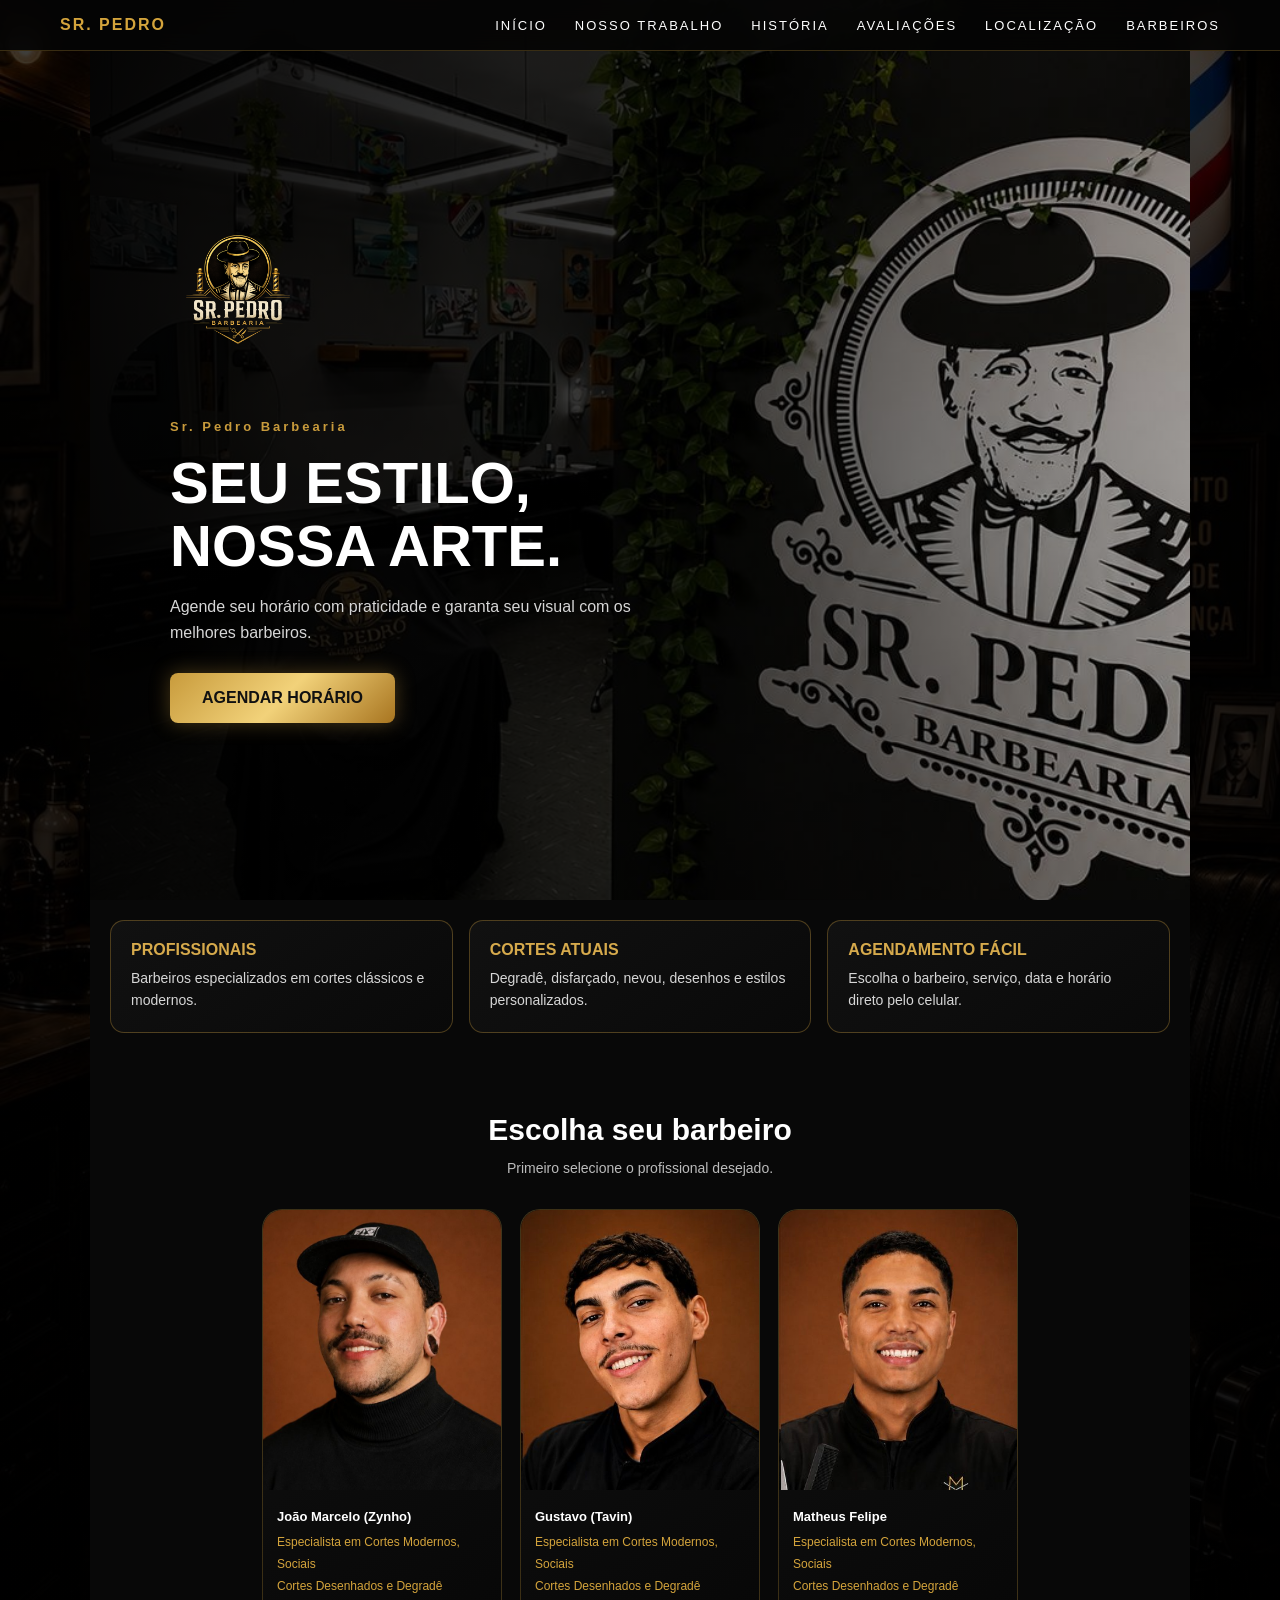
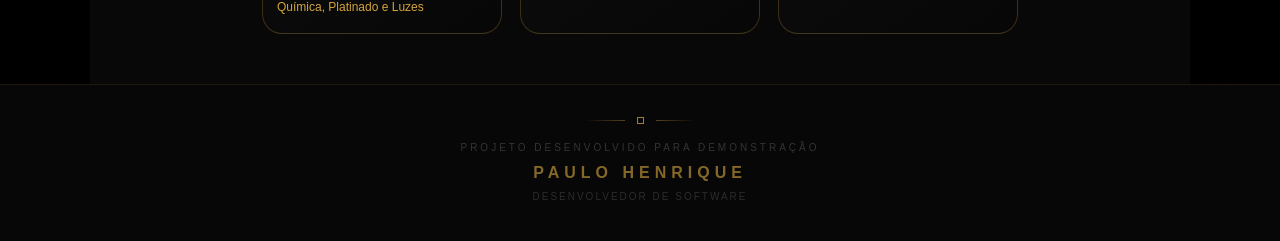
<file: index.html>
<!DOCTYPE html>
<html lang="pt-BR">
<head>
  <meta charset="UTF-8">
  <meta name="viewport" content="width=device-width, initial-scale=1.0">
  <title>Sr. Pedro Barbearia</title>
  <link rel="icon" href="assets/icon-192x192.png">
  <link rel="stylesheet" href="style.css">

  <style>
    @keyframes pulse-diamond {
      0%,100% { opacity:0.4; transform:rotate(45deg) scale(1); }
      50% { opacity:1; transform:rotate(45deg) scale(1.4); }
    }
    .site-footer {
      background: #070707;
      border-top: 1px solid rgba(200,155,60,0.12);
      padding: 32px 20px 36px;
      text-align: center;
      font-family: 'DM Sans', Arial, sans-serif;
    }
    .site-footer .lf-deco { display:flex;align-items:center;justify-content:center;gap:12px;margin-bottom:16px; }
    .site-footer .lf-line-l { height:1px;width:40px;background:linear-gradient(90deg,transparent,rgba(200,155,60,0.4)); }
    .site-footer .lf-line-r { height:1px;width:40px;background:linear-gradient(90deg,rgba(200,155,60,0.4),transparent); }
    .site-footer .lf-diamond { width:7px;height:7px;border:1.5px solid rgba(200,155,60,0.8);animation:pulse-diamond 2s ease-in-out infinite; }
    .site-footer .lf-by { margin:0 0 4px;font-size:10px;letter-spacing:3px;color:rgba(255,255,255,0.18);text-transform:uppercase; }
    .site-footer .lf-name { margin:0 0 4px;font-size:16px;font-weight:600;letter-spacing:5px;color:rgba(200,155,60,0.65);text-transform:uppercase; }
    .site-footer .lf-sub { margin:0;font-size:10px;letter-spacing:2px;color:rgba(255,255,255,0.15);text-transform:uppercase; }
  </style>
</head>
<body>

  <header class="menu-premium">
    <a href="#inicio" class="menu-logo" onclick="voltarParaInicio()">Sr. Pedro</a>
    <button class="menu-botao" onclick="alternarMenu()">☰</button>
    <nav class="menu-links" id="menuLinks">
      <a href="#inicio" onclick="voltarParaInicio()">Início</a>
      <a href="#galeria" onclick="abrirSecaoMenu('#galeria')">Nosso trabalho</a>
      <a href="#historia" onclick="abrirSecaoMenu('#historia')">História</a>
      <a href="#avaliacoes" onclick="abrirSecaoMenu('#avaliacoes')">Avaliações</a>
      <a href="#localizacao" onclick="abrirSecaoMenu('#localizacao')">Localização</a>
      <a href="#barbeiros" onclick="irParaAgendamento()">Barbeiros</a>
      <!-- Link Admin removido no template -->
    </nav>
  </header>

  <main class="app">

    <section class="hero" id="inicio">
      <header class="topo">
        <img src="assets/logo.png" alt="Logo Sr. Pedro Barbearia" class="logo">
      </header>
      <div class="conteudo">
        <span class="tag">Sr. Pedro Barbearia</span>
        <h1>Seu estilo,<br>nossa arte.</h1>
        <p>Agende seu horário com praticidade e garanta seu visual com os melhores barbeiros.</p>
        <a href="#barbeiros" class="botao-principal" onclick="irParaAgendamento()">Agendar horário</a>
      </div>
    </section>

    <section class="beneficios">
      <div class="card">
        <h3>Profissionais</h3>
        <p>Barbeiros especializados em cortes clássicos e modernos.</p>
      </div>
      <div class="card">
        <h3>Cortes atuais</h3>
        <p>Degradê, disfarçado, nevou, desenhos e estilos personalizados.</p>
      </div>
      <div class="card">
        <h3>Agendamento fácil</h3>
        <p>Escolha o barbeiro, serviço, data e horário direto pelo celular.</p>
      </div>
    </section>

    <section class="avaliacoes secao-escondida" id="avaliacoes">
      <span class="tag">EXPERIÊNCIA PREMIUM</span>
      <h2>Mais que clientes.<br>Uma experiência de respeito.</h2>
      <p class="aviso-demo">Depoimentos ilustrativos · modelo de demonstração</p>
      <div class="avaliacoes-container">
        <div class="avaliacao-card">
          <p>"Atendimento top, corte muito bem feito e ambiente diferenciado."</p>
          <strong>★★★★★</strong>
          <span>João Pedro</span>
        </div>
        <div class="avaliacao-card">
          <p>"Agendamento fácil e barbeiros muito profissionais."</p>
          <strong>★★★★★</strong>
          <span>Lucas Andrade</span>
        </div>
        <div class="avaliacao-card">
          <p>"Barbearia premium de verdade. Recomendo demais."</p>
          <strong>★★★★★</strong>
          <span>Rafael Martins</span>
        </div>
      </div>
    </section>

    <section class="galeria secao-escondida" id="galeria">
      <span class="tag">NOSSO TRABALHO</span>
      <h2>Momentos que mostram a experiência Sr. Pedro</h2>
      <p class="galeria-subtitulo">Atendimento, estilo e cuidado em cada detalhe.</p>
      <button class="botao-galeria" id="botaoGaleria" onclick="alternarGaleria()">Ver nosso trabalho</button>
      <div class="galeria-container" id="galeriaConteudo">
        <img src="assets/galeria1.jpeg" alt="Barbeiro atendendo cliente">
        <img src="assets/galeria2.jpeg" alt="Procedimento capilar na barbearia">
        <img src="assets/galeria3.jpeg" alt="Finalização de corte">
        <img src="assets/galeria4.jpeg" alt="Atendimento visto pelo espelho">
        <img src="assets/galeria5.jpeg" alt="Cliente na barbearia">
        <img src="assets/galeria6.jpeg" alt="Corte em andamento">
      </div>
    </section>

    <section class="historia secao-escondida" id="historia">
      <span class="tag">NOSSA HISTÓRIA</span>
      <h2>Mais que cortes.<br>Construindo experiências.</h2>
      <button class="botao-historia" id="botaoHistoria" onclick="alternarHistoria()">Conhecer nossa história</button>
      <div class="historia-conteudo" id="historiaConteudo">
        <p>A história da Sr. Pedro Barbearia 💈</p>
        <p>Tudo começou em <strong>2016</strong>, quando recebi uma proposta enquanto trabalhava no comércio — e foi ali que descobri o ramo que tanto amo. De 2016 a 2019, trabalhei como colaborador e também tive sociedade, acumulando experiência, aprendizado e muito propósito.</p>
        <p>Em <strong>2019</strong>, decidi caminhar com minhas próprias pernas e nasceu a <strong>Sr. Pedro Barbearia</strong>. Mais do que abrir um negócio, eu queria dar continuidade a um legado.</p>
        <p>Meu avô, o <strong>Senhor Pedro</strong>, faleceu um ano antes… e foi nele que encontrei o motivo e a força para começar. A barbearia carrega o nome dele como forma de homenagem — para que sua memória permaneça viva todos os dias.</p>
        <p>Cada detalhe do espaço foi pensado com carinho: o estilo retrô, a decoração, e principalmente o chapéu — o famoso <em>"chapeuzinho"</em> — que era dele e hoje faz parte da identidade da barbearia. A logo, com o "rosto dele", representa essa presença eterna, como se ele ainda estivesse ali comigo.</p>
        <p>Desde então, seguimos na luta. Sabemos que não é fácil… a vida muitas vezes tenta nos levar por outros caminhos. Mas a fé nos mantém firmes.</p>
        <p>Aqui, o trabalho é feito com <strong>propósito</strong>. Com <strong>respeito</strong>. Com <strong>dedicação</strong>. E acima de tudo, colocando <strong>Deus em primeiro lugar</strong>. 🙏</p>
      </div>
    </section>

    <section class="localizacao secao-escondida" id="localizacao">
      <span class="tag">LOCALIZAÇÃO</span>
      <h2>Venha até a Sr. Pedro Barbearia</h2>
      <!-- Endereço a ser configurado pelo cliente -->
      <p class="localizacao-texto">Rua Exemplo, 123 · Centro · Sua Cidade – UF<br><small>(endereço fictício · modelo de demonstração)</small></p>
      <a class="botao-mapa" href="https://www.google.com/maps" target="_blank" rel="noopener noreferrer">Abrir no Google Maps</a>
    </section>

    <section class="barbeiros" id="barbeiros">
      <h2>Escolha seu barbeiro</h2>
      <p class="barbeiros-subtitulo">Primeiro selecione o profissional desejado.</p>
      <div class="barbeiros-container"></div>
    </section>

    <section class="servicos" id="servicos">
      <h2>Agora escolha o serviço</h2>
      <div class="filtros">
        <button onclick="filtrarServicos('todos')">Todos</button>
        <button onclick="filtrarServicos('cortes')">Cortes</button>
        <button onclick="filtrarServicos('barba')">Barba</button>
        <button onclick="filtrarServicos('combos')">Combos</button>
        <button onclick="filtrarServicos('quimica')">Química</button>
        <button onclick="filtrarServicos('extras')">Extras</button>
      </div>
      <div class="cards"></div>
    </section>

    <section class="agenda" id="agenda">
      <h2>Escolha o dia</h2>
      <p class="agenda-subtitulo">Selecione uma data disponível para ver os horários.</p>
      <div class="calendario" id="calendario"></div>
      <h3 class="titulo-horarios">Escolha o horário</h3>
      <div class="horarios"></div>

      <section class="secao-pagamento secao-escondida" id="secaoPagamento">
        <h2>Forma de pagamento</h2>
        <p class="confirmacao-subtitulo">Opcional — escolha como prefere pagar.</p>
        <div class="pag-opcoes">
          <div class="pag-opcao" id="pag-sinal" onclick="selecionarPagamento('sinal')">
            <span class="pag-icone">💳</span>
            <strong>Pagar sinal</strong>
            <span>50% via Pix agora</span>
          </div>
          <div class="pag-opcao" id="pag-total" onclick="selecionarPagamento('total')">
            <span class="pag-icone">✅</span>
            <strong>Pagar tudo</strong>
            <span>100% via Pix agora</span>
          </div>
          <div class="pag-opcao" id="pag-hora" onclick="selecionarPagamento('hora')">
            <span class="pag-icone">⏰</span>
            <strong>Pagar na hora</strong>
            <span>No dia do atendimento</span>
          </div>
        </div>
        <div id="pixInfo" style="display:none;margin-top:20px;"></div>
      </section>

      <section class="confirmacao" id="confirmacao">
        <h2>Finalizar agendamento</h2>
        <p class="confirmacao-subtitulo">Preencha seus dados para confirmar.</p>
        <div class="resumo-agendamento">
          <div class="resumo-item"><span>Barbeiro</span><strong id="resumoBarbeiro">-</strong></div>
          <div class="resumo-item"><span>Serviço</span><strong id="resumoServico">-</strong></div>
          <div class="resumo-item"><span>Horário</span><strong id="resumoHorario">-</strong></div>
          <div class="resumo-item destaque"><span>Valor</span><strong id="resumoValor">-</strong></div>
        </div>
        <div class="formulario">
          <input type="text" id="nomeCliente" placeholder="Seu nome">
          <input type="tel" id="telefoneCliente" placeholder="Seu WhatsApp">
          <textarea id="observacoesCliente" placeholder="Observações (opcional)"></textarea>
          <button class="botao-confirmar" onclick="confirmarAgendamento()">
            Confirmar agendamento via WhatsApp
          </button>
        </div>
      </section>

    </section>

  <!-- TELA DEMO — aparece ao tentar confirmar -->
  <div id="telademo" style="display:none;position:fixed;inset:0;background:rgba(0,0,0,0.92);z-index:9999;align-items:center;justify-content:center;padding:20px;">
    <div style="background:#0f0f0f;border:1px solid rgba(200,155,60,0.4);border-radius:24px;padding:40px 32px;max-width:420px;width:100%;text-align:center;">
      <div style="font-size:56px;margin-bottom:16px;">🔒</div>
      <h2 style="font-family:Georgia,serif;color:#c89b3c;font-size:22px;margin-bottom:12px;">Sistema demonstrativo</h2>
      <p style="color:#d0d0d0;font-size:14px;margin-bottom:28px;line-height:1.7;">Este é um modelo de demonstração.<br>Gostou? Fale com <strong style="color:#c89b3c;">Paulo Henrique</strong>, desenvolvedor deste sistema, para criar um sob medida para o seu negócio!</p>
      <a href="https://paulohenrique-dev.vercel.app/#contato" target="_blank" rel="noopener noreferrer" style="display:block;width:100%;padding:16px;border:none;border-radius:14px;background:linear-gradient(135deg,#a87520,#f2d27a);color:#111;font-weight:700;font-size:14px;text-transform:uppercase;letter-spacing:2px;cursor:pointer;text-decoration:none;margin-bottom:12px;">💬 Falar com o desenvolvedor</a>
      <button onclick="fecharTelaDemo()" style="width:100%;padding:14px;border:1px solid rgba(200,155,60,0.3);border-radius:14px;background:transparent;color:#aaa;font-size:13px;cursor:pointer;">Fechar</button>
    </div>
  </div>

  <!-- TELA DE ERRO -->
  <div id="telaerro" style="display:none;position:fixed;inset:0;background:rgba(0,0,0,0.92);z-index:9999;align-items:center;justify-content:center;padding:20px;">
    <div style="background:#0f0f0f;border:1px solid rgba(231,76,60,0.4);border-radius:24px;padding:40px 32px;max-width:420px;width:100%;text-align:center;">
      <div style="font-size:64px;margin-bottom:16px;">❌</div>
      <h2 style="font-family:Georgia,serif;color:#e74c3c;font-size:26px;margin-bottom:12px;">Não foi possível agendar</h2>
      <p id="mensagemErro" style="color:#d0d0d0;font-size:15px;margin-bottom:24px;line-height:1.6;"></p>
      <button onclick="fecharTelaErro()" style="width:100%;padding:16px;border:none;border-radius:14px;background:linear-gradient(135deg,#a87520,#f2d27a);color:#111;font-weight:700;font-size:15px;text-transform:uppercase;letter-spacing:2px;cursor:pointer;">Fechar</button>
    </div>
  </div>

  </main>

  <script src="script.js"></script>

  <!-- Rodapé -->
  <footer class="site-footer">
    <div class="lf-deco">
      <div class="lf-line-l"></div>
      <div class="lf-diamond"></div>
      <div class="lf-line-r"></div>
    </div>
    <p class="lf-by">Projeto desenvolvido para demonstração</p>
    <p class="lf-name">Paulo Henrique</p>
    <p class="lf-sub">Desenvolvedor de Software</p>
  </footer>

</body>
</html>
</file>
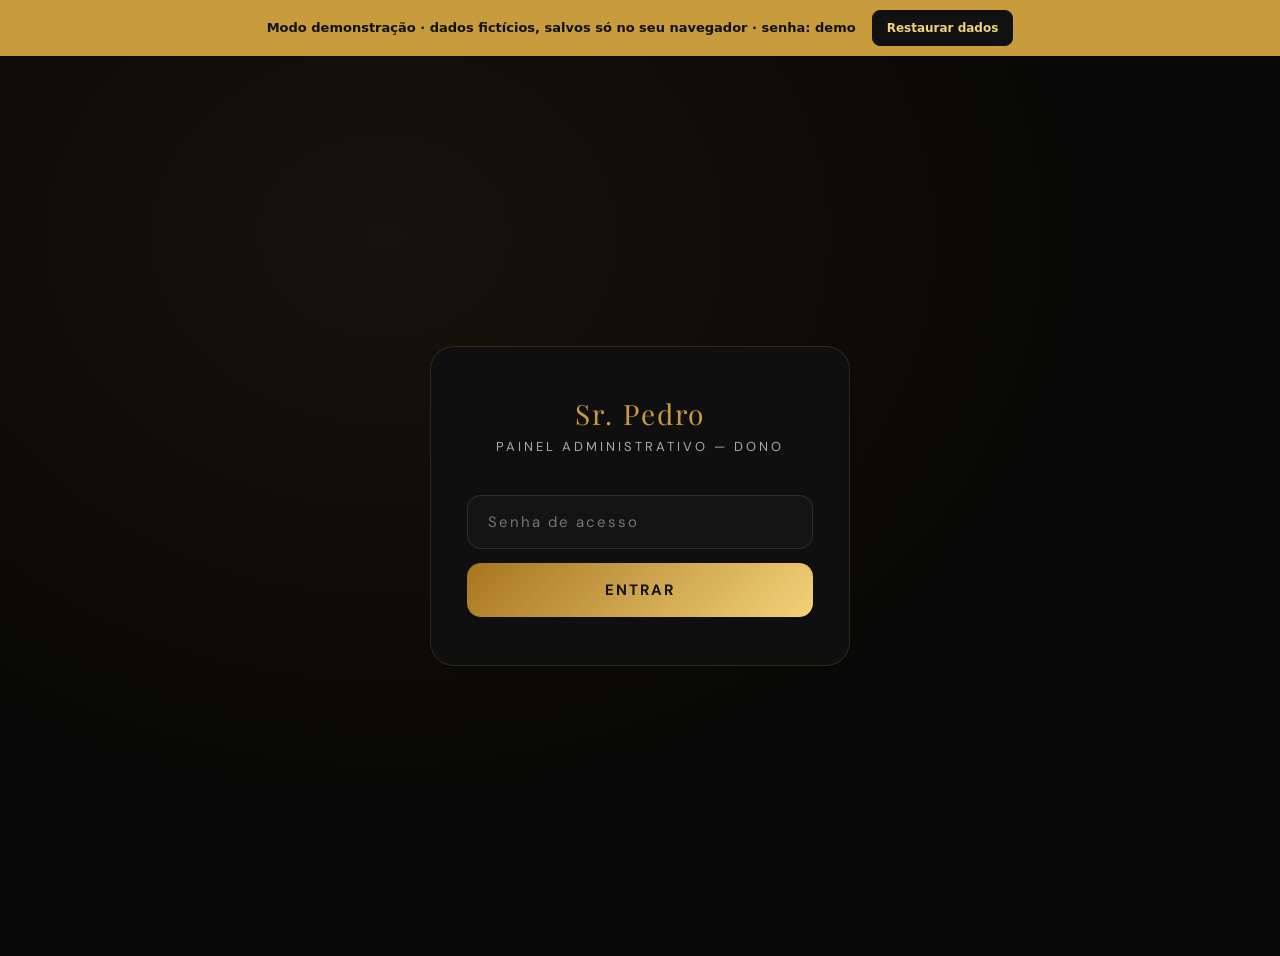
<file: admin.html>
<!DOCTYPE html>
<html lang="pt-BR">
<head>
  <meta charset="UTF-8">
  <script src="demo-db.js"></script>
  <link rel="stylesheet" href="demo.css">
  <link rel="icon" href="assets/icon-192x192.png">
  <meta name="viewport" content="width=device-width, initial-scale=1.0">
  <title>Admin — Sr. Pedro Barbearia (demo)</title>
  <link href="https://fonts.googleapis.com/css2?family=Playfair+Display:wght@700;900&family=DM+Sans:wght@300;400;500;600&display=swap" rel="stylesheet">

  <style>
    
    
    :root {
      --ouro: #c89b3c; --ouro-claro: #f2d27a; --ouro-escuro: #a87520;
      --fundo: #070707; --fundo2: #0f0f0f; --fundo3: #141414;
      --borda: rgba(200,155,60,0.18); --borda-hover: rgba(200,155,60,0.5);
      --texto: #f0f0f0; --texto2: #aaaaaa;
      --verde: #2ecc71; --vermelho: #e74c3c; --amarelo: #f39c12;
    }
    * { margin:0; padding:0; box-sizing:border-box; }
    body { background:var(--fundo); color:var(--texto); font-family:'DM Sans',sans-serif; min-height:100vh; }

    /* ── LOGIN ── */
    #telaLogin { min-height:100vh; display:flex; align-items:center; justify-content:center; background:radial-gradient(ellipse at 30% 20%,rgba(200,155,60,0.08) 0%,transparent 60%),var(--fundo); padding:20px; }
    .login-box { width:100%; max-width:420px; background:var(--fundo2); border:1px solid var(--borda); border-radius:24px; padding:48px 36px; text-align:center; animation:fadeUp 0.5s ease; }
    @keyframes fadeUp { from{opacity:0;transform:translateY(24px)} to{opacity:1;transform:translateY(0)} }
    .login-logo { font-family:'Playfair Display',serif; font-size:28px; color:var(--ouro); letter-spacing:2px; margin-bottom:6px; }
    .login-sub { color:var(--texto2); font-size:13px; letter-spacing:3px; text-transform:uppercase; margin-bottom:40px; }
    .login-box input { width:100%; background:var(--fundo3); border:1px solid var(--borda); border-radius:14px; padding:16px 20px; color:var(--texto); font-size:15px; font-family:'DM Sans',sans-serif; outline:none; margin-bottom:14px; transition:border-color 0.3s; letter-spacing:2px; }
    .login-box input:focus { border-color:var(--ouro); }
    .btn-login { width:100%; padding:17px; border:none; border-radius:14px; background:linear-gradient(135deg,var(--ouro-escuro),var(--ouro-claro)); color:#111; font-weight:700; font-size:15px; font-family:'DM Sans',sans-serif; text-transform:uppercase; letter-spacing:2px; cursor:pointer; transition:0.3s; }
    .btn-login:hover { transform:translateY(-2px); box-shadow:0 8px 30px rgba(200,155,60,0.3); }
    .erro-login { color:var(--vermelho); font-size:13px; margin-top:12px; display:none; }

    /* ── PAINEL ── */
    #painelAdmin { display:none; }
    .topbar { position:sticky; top:0; z-index:100; background:rgba(7,7,7,0.95); backdrop-filter:blur(16px); border-bottom:1px solid var(--borda); padding:16px 28px; display:flex; align-items:center; justify-content:space-between; }
    .topbar-logo { font-family:'Playfair Display',serif; color:var(--ouro); font-size:20px; letter-spacing:2px; }
    .topbar-right { display:flex; align-items:center; gap:16px; }
    .topbar-admin { font-size:13px; color:var(--texto2); }
    .btn-sair { border:1px solid var(--borda); background:transparent; color:var(--texto2); font-family:'DM Sans',sans-serif; font-size:12px; padding:8px 16px; border-radius:999px; cursor:pointer; transition:0.3s; letter-spacing:1px; text-transform:uppercase; }
    .btn-sair:hover { border-color:var(--vermelho); color:var(--vermelho); }

    /* ── ABAS ── */
    .abas { display:flex; gap:4px; padding:24px 28px 0; border-bottom:1px solid var(--borda); overflow-x:auto; }
    .abas::-webkit-scrollbar { display:none; }
    .aba { border:none; background:transparent; color:var(--texto2); font-family:'DM Sans',sans-serif; font-size:13px; font-weight:500; padding:12px 22px; cursor:pointer; border-bottom:2px solid transparent; white-space:nowrap; transition:0.3s; letter-spacing:1px; text-transform:uppercase; }
    .aba:hover { color:var(--texto); }
    .aba.ativa { color:var(--ouro); border-bottom-color:var(--ouro); }
    .conteudo { padding:32px 28px; max-width:1100px; margin:0 auto; }
    .pagina { display:none; }
    .pagina.ativa { display:block; animation:fadeUp 0.35s ease; }

    /* ── CARDS RESUMO ── */
    .resumo-grid { display:grid; grid-template-columns:repeat(auto-fit,minmax(200px,1fr)); gap:16px; margin-bottom:36px; }
    .resumo-card { background:var(--fundo2); border:1px solid var(--borda); border-radius:18px; padding:24px 20px; transition:0.3s; }
    .resumo-card:hover { border-color:var(--borda-hover); }
    .resumo-card .label { font-size:11px; letter-spacing:2px; text-transform:uppercase; color:var(--texto2); margin-bottom:10px; }
    .resumo-card .valor { font-family:'Playfair Display',serif; font-size:30px; color:var(--ouro); }
    .resumo-card .valor-sub { font-size:12px; color:var(--texto2); margin-top:4px; }
    .secao-titulo { font-family:'Playfair Display',serif; font-size:22px; color:var(--texto); margin-bottom:20px; }
    .secao-titulo span { color:var(--ouro); }

    /* ── FILTROS ── */
    .filtros-admin { display:flex; gap:10px; flex-wrap:wrap; margin-bottom:20px; align-items:center; }
    .filtro-btn { border:1px solid var(--borda); background:transparent; color:var(--texto2); font-family:'DM Sans',sans-serif; font-size:12px; padding:8px 16px; border-radius:999px; cursor:pointer; transition:0.3s; letter-spacing:1px; text-transform:uppercase; }
    .filtro-btn:hover,.filtro-btn.ativo { background:var(--ouro); color:#111; border-color:var(--ouro); }
    .filtro-select { background:var(--fundo3); border:1px solid var(--borda); color:var(--texto); font-family:'DM Sans',sans-serif; font-size:13px; padding:8px 14px; border-radius:10px; outline:none; cursor:pointer; }

    /* ── TABELA ── */
    .tabela-wrap { overflow-x:auto; border-radius:18px; border:1px solid var(--borda); }
    table { width:100%; border-collapse:collapse; }
    thead tr { background:var(--fundo3); }
    th { padding:14px 18px; text-align:left; font-size:11px; letter-spacing:2px; text-transform:uppercase; color:var(--texto2); font-weight:500; white-space:nowrap; }
    td { padding:16px 18px; font-size:14px; border-top:1px solid var(--borda); vertical-align:middle; }
    tbody tr { background:var(--fundo2); transition:background 0.2s; }
    tbody tr:hover { background:var(--fundo3); }
    .badge { display:inline-block; padding:4px 12px; border-radius:999px; font-size:11px; font-weight:600; letter-spacing:1px; text-transform:uppercase; }
    .badge-pendente { background:rgba(243,156,18,0.15); color:var(--amarelo); }
    .badge-confirmado { background:rgba(46,204,113,0.15); color:var(--verde); }
    .badge-cancelado { background:rgba(231,76,60,0.15); color:var(--vermelho); }
    .btn-acao { border:none; background:transparent; cursor:pointer; font-size:18px; padding:4px 8px; border-radius:8px; transition:0.2s; }
    .btn-acao-confirmar { background:rgba(46,204,113,0.15); color:#2ecc71; border:1px solid rgba(46,204,113,0.3); border-radius:8px; padding:4px 10px; cursor:pointer; font-size:16px; transition:0.2s; }
    .btn-acao-confirmar:hover { background:rgba(46,204,113,0.3); }
    .btn-acao-cancelar { background:rgba(231,76,60,0.15); color:#e74c3c; border:1px solid rgba(231,76,60,0.3); border-radius:8px; padding:4px 10px; cursor:pointer; font-size:16px; transition:0.2s; }
    .btn-acao-cancelar:hover { background:rgba(231,76,60,0.3); }
    .btn-acao:hover { background:rgba(255,255,255,0.06); }
    .vazio { text-align:center; padding:48px 20px; color:var(--texto2); font-size:14px; }

    /* ── BARBEIRO STATS ── */
    .barbeiro-stats { display:grid; grid-template-columns:repeat(auto-fit,minmax(220px,1fr)); gap:16px; margin-bottom:36px; }
    .barbeiro-stat-card { background:var(--fundo2); border:1px solid var(--borda); border-radius:18px; padding:24px 20px; }
    .barbeiro-stat-card h4 { font-size:16px; margin-bottom:16px; color:var(--ouro); font-family:'Playfair Display',serif; }
    .stat-linha { display:flex; justify-content:space-between; font-size:13px; margin-bottom:10px; color:var(--texto2); }
    .stat-linha strong { color:var(--texto); }
    .barra-wrap { background:var(--fundo3); border-radius:999px; height:6px; margin-top:4px; overflow:hidden; }
    .barra-fill { height:100%; border-radius:999px; background:linear-gradient(90deg,var(--ouro-escuro),var(--ouro-claro)); transition:width 0.8s ease; }

    /* ── SERVIÇOS ── */
    .servicos-grid { display:grid; gap:12px; }
    .servico-edit-card { background:var(--fundo2); border:1px solid var(--borda); border-radius:16px; padding:18px 20px; display:flex; align-items:center; justify-content:space-between; gap:16px; flex-wrap:wrap; transition:0.3s; }
    .servico-edit-card:hover { border-color:var(--borda-hover); }
    .servico-edit-info { flex:1; min-width:160px; }
    .servico-edit-info h4 { font-size:15px; margin-bottom:4px; }
    .servico-edit-info p { font-size:12px; color:var(--texto2); }
    .categoria-badge { font-size:10px; padding:3px 10px; border-radius:999px; background:rgba(200,155,60,0.12); color:var(--ouro); letter-spacing:1px; text-transform:uppercase; }
    .servico-edit-preco { display:flex; align-items:center; gap:10px; }
    .input-preco { width:90px; background:var(--fundo3); border:1px solid var(--borda); border-radius:10px; padding:10px 14px; color:var(--texto); font-size:16px; font-weight:600; font-family:'DM Sans',sans-serif; outline:none; text-align:center; transition:border-color 0.3s; }
    .input-preco:focus { border-color:var(--ouro); }
    .btn-salvar-preco { border:none; background:linear-gradient(135deg,var(--ouro-escuro),var(--ouro-claro)); color:#111; font-family:'DM Sans',sans-serif; font-size:12px; font-weight:700; padding:10px 16px; border-radius:10px; cursor:pointer; transition:0.3s; text-transform:uppercase; letter-spacing:1px; }
    .btn-salvar-preco:hover { transform:scale(1.04); }

    /* ── CONFIG ── */
    .config-card { background:var(--fundo2); border:1px solid var(--borda); border-radius:18px; padding:28px 24px; margin-bottom:20px; max-width:620px; }
    .config-card h4 { font-family:'Playfair Display',serif; font-size:18px; margin-bottom:6px; }
    .config-card p { font-size:13px; color:var(--texto2); margin-bottom:20px; line-height:1.6; }
    .config-row { display:flex; gap:12px; align-items:center; margin-bottom:14px; flex-wrap:wrap; }
    .config-label { font-size:12px; color:var(--texto2); letter-spacing:1px; text-transform:uppercase; min-width:130px; }
    .config-input { flex:1; min-width:180px; background:var(--fundo3); border:1px solid var(--borda); border-radius:10px; padding:12px 16px; color:var(--texto); font-family:'DM Sans',sans-serif; font-size:14px; outline:none; transition:border-color 0.3s; }
    .config-input:focus { border-color:var(--ouro); }
    .btn-salvar-config { border:none; background:linear-gradient(135deg,var(--ouro-escuro),var(--ouro-claro)); color:#111; font-family:'DM Sans',sans-serif; font-weight:700; font-size:13px; padding:13px 24px; border-radius:12px; cursor:pointer; transition:0.3s; text-transform:uppercase; letter-spacing:1px; margin-top:8px; }
    .btn-salvar-config:hover { transform:translateY(-2px); box-shadow:0 6px 24px rgba(200,155,60,0.25); }
    .separador { height:1px; background:var(--borda); margin:32px 0; }

    /* ── MODAL ── */
    .modal-overlay { display:none; position:fixed; inset:0; background:rgba(0,0,0,0.8); z-index:999; align-items:center; justify-content:center; padding:20px; }
    .modal-overlay.aberto { display:flex; }
    .modal { background:var(--fundo2); border:1px solid var(--borda); border-radius:22px; padding:32px; width:100%; max-width:480px; animation:fadeUp 0.3s ease; }
    .modal h3 { font-family:'Playfair Display',serif; font-size:22px; margin-bottom:20px; }
    .modal-info { margin-bottom:12px; display:flex; justify-content:space-between; font-size:14px; }
    .modal-info span { color:var(--texto2); }
    .modal-info strong { color:var(--texto); }
    .modal-acoes { display:flex; gap:12px; margin-top:24px; flex-wrap:wrap; }
    .btn-modal { flex:1; min-width:120px; padding:14px; border-radius:12px; font-family:'DM Sans',sans-serif; font-size:13px; font-weight:700; cursor:pointer; transition:0.3s; text-transform:uppercase; letter-spacing:1px; border:none; }
    .btn-modal-cancelar { background:rgba(231,76,60,0.12); color:var(--vermelho); border:1px solid rgba(231,76,60,0.3); }
    .btn-modal-confirmar { background:rgba(46,204,113,0.12); color:var(--verde); border:1px solid rgba(46,204,113,0.3); }
    .btn-modal-fechar { background:var(--fundo3); color:var(--texto2); border:1px solid var(--borda); }

    /* ── TOAST ── */
    .toast { position:fixed; bottom:28px; right:28px; background:var(--fundo2); border:1px solid var(--ouro); border-radius:14px; padding:14px 22px; font-size:14px; color:var(--ouro); z-index:9999; transform:translateY(20px); opacity:0; transition:0.3s; pointer-events:none; }
    .toast.mostrar { transform:translateY(0); opacity:1; }

    /* ── AGENDA BLOQUEIOS ── */
    .agenda-tabs { display:flex; gap:8px; margin-bottom:24px; flex-wrap:wrap; }
    .agenda-tab { border:1px solid var(--borda); background:transparent; color:var(--texto2); font-family:'DM Sans',sans-serif; font-size:12px; padding:10px 20px; border-radius:999px; cursor:pointer; transition:0.3s; letter-spacing:1px; text-transform:uppercase; }
    .agenda-tab.ativo { background:var(--ouro); color:#111; border-color:var(--ouro); }
    .agenda-secao { display:none; }
    .agenda-secao.ativa { display:block; animation:fadeUp 0.3s ease; }

    /* ════════════════════════════════════════
       CALENDÁRIO VISUAL — ESTILOS NOVOS
       ════════════════════════════════════════ */

    /* Wrapper principal da agenda visual */
    .agenda-visual-wrap {
      display: grid;
      gap: 24px;
    }

    /* Cabeçalho do calendário com mês e navegação */
    .cal-header {
      display: flex;
      align-items: center;
      justify-content: space-between;
      margin-bottom: 20px;
    }
    .cal-titulo {
      font-family: 'Playfair Display', serif;
      font-size: 22px;
      color: var(--texto);
    }
    .cal-titulo span { color: var(--ouro); }
    .cal-nav {
      display: flex;
      gap: 8px;
    }
    .cal-nav-btn {
      background: var(--fundo3);
      border: 1px solid var(--borda);
      color: var(--texto2);
      font-size: 18px;
      width: 38px;
      height: 38px;
      border-radius: 10px;
      cursor: pointer;
      display: flex;
      align-items: center;
      justify-content: center;
      transition: 0.2s;
    }
    .cal-nav-btn:hover {
      border-color: var(--ouro);
      color: var(--ouro);
    }

    /* Grade do calendário */
    .cal-grid {
      display: grid;
      grid-template-columns: repeat(7, 1fr);
      gap: 6px;
    }

    /* Nome dos dias da semana */
    .cal-dia-nome {
      text-align: center;
      font-size: 11px;
      letter-spacing: 1px;
      text-transform: uppercase;
      color: var(--texto2);
      padding: 8px 4px;
      font-weight: 600;
    }

    /* Cada célula de dia */
    .cal-dia {
      aspect-ratio: 1;                          /* quadrado perfeito */
      display: flex;
      flex-direction: column;
      align-items: center;
      justify-content: center;
      border-radius: 12px;
      border: 1px solid transparent;
      cursor: pointer;
      transition: all 0.2s;
      position: relative;
      gap: 4px;
      min-height: 52px;
    }
    .cal-dia:hover:not(.cal-dia-vazio):not(.cal-dia-passado) {
      background: var(--fundo3);
      border-color: var(--borda);
    }
    .cal-dia-vazio {
      cursor: default;                          /* dias de outros meses */
    }
    .cal-dia-passado {
      opacity: 0.35;
      cursor: default;
    }
    .cal-dia-hoje {
      border-color: var(--ouro) !important;
      background: rgba(200,155,60,0.08);
    }
    .cal-dia-selecionado {
      background: var(--ouro) !important;
      border-color: var(--ouro) !important;
    }
    .cal-dia-selecionado .cal-dia-num { color: #111 !important; }
    .cal-dia-selecionado .cal-indicador { background: #111 !important; }
    .cal-dia-num {
      font-size: 15px;
      font-weight: 600;
      color: var(--texto);
      line-height: 1;
    }

    /* Pontos dourados = agendamentos no dia */
    .cal-indicadores {
      display: flex;
      gap: 3px;
      align-items: center;
      justify-content: center;
      min-height: 8px;
    }
    .cal-indicador {
      width: 6px;
      height: 6px;
      border-radius: 50%;
      background: var(--ouro);
      flex-shrink: 0;
    }
    .cal-indicador-confirmado { background: var(--verde); }
    .cal-indicador-pendente   { background: var(--amarelo); }
    .cal-qtd {
      font-size: 9px;
      color: var(--ouro);
      font-weight: 700;
    }

    /* ── LISTA DO DIA SELECIONADO ── */
    .dia-selecionado-wrap {
      background: var(--fundo2);
      border: 1px solid var(--borda);
      border-radius: 20px;
      overflow: hidden;
      animation: fadeUp 0.3s ease;
    }
    .dia-selecionado-header {
      padding: 20px 24px;
      border-bottom: 1px solid var(--borda);
      display: flex;
      align-items: center;
      justify-content: space-between;
      flex-wrap: wrap;
      gap: 12px;
    }
    .dia-selecionado-titulo {
      font-family: 'Playfair Display', serif;
      font-size: 18px;
    }
    .dia-selecionado-titulo span { color: var(--ouro); }
    .dia-resumo-badges {
      display: flex;
      gap: 8px;
      flex-wrap: wrap;
    }
    .dia-resumo-badge {
      font-size: 11px;
      padding: 4px 12px;
      border-radius: 999px;
      font-weight: 600;
      letter-spacing: 1px;
    }

    /* Cards de agendamento do dia */
    .dia-agendamentos-lista {
      padding: 16px;
      display: grid;
      gap: 10px;
    }
    .ag-card {
      background: var(--fundo3);
      border: 1px solid var(--borda);
      border-radius: 14px;
      padding: 16px 18px;
      display: grid;
      grid-template-columns: auto 1fr auto;
      gap: 14px;
      align-items: center;
      transition: border-color 0.2s;
    }
    .ag-card:hover { border-color: var(--borda-hover); }

    /* Coluna do horário */
    .ag-horario {
      display: flex;
      flex-direction: column;
      align-items: center;
      justify-content: center;
      background: rgba(200,155,60,0.08);
      border: 1px solid var(--borda);
      border-radius: 10px;
      padding: 10px 14px;
      min-width: 60px;
      gap: 2px;
    }
    .ag-hora { font-size: 18px; font-weight: 700; color: var(--ouro); line-height: 1; }
    .ag-duracao { font-size: 10px; color: var(--texto2); letter-spacing: 0.5px; }

    /* Coluna central com infos */
    .ag-info { display: flex; flex-direction: column; gap: 5px; overflow: hidden; }
    .ag-cliente { font-size: 15px; font-weight: 600; color: var(--texto); white-space: nowrap; overflow: hidden; text-overflow: ellipsis; }
    .ag-detalhe { font-size: 12px; color: var(--texto2); display: flex; gap: 10px; flex-wrap: wrap; }
    .ag-detalhe span { display: flex; align-items: center; gap: 4px; }

    /* Coluna direita com status e ações */
    .ag-acoes { display: flex; flex-direction: column; align-items: flex-end; gap: 8px; }
    .ag-valor { font-size: 15px; font-weight: 700; color: var(--ouro); }

    /* Linha do tempo visual — separador entre cards */
    .ag-linha-tempo {
      display: flex;
      align-items: center;
      gap: 8px;
      padding: 0 18px;
      color: var(--borda);
      font-size: 11px;
    }
    .ag-linha-tempo::before, .ag-linha-tempo::after {
      content: '';
      flex: 1;
      height: 1px;
      background: var(--borda);
    }

    /* ── LINHA DO TEMPO 24H ── */
    .timeline-wrap { padding: 16px; }
    .timeline-slot {
      display: grid;
      grid-template-columns: 52px 1fr;
      gap: 10px;
      margin-bottom: 4px;
      align-items: stretch;
      min-height: 44px;
      cursor: pointer;
      border-radius: 10px;
      transition: 0.2s;
      padding: 2px 4px;
    }
    .timeline-slot:hover { background: rgba(255,255,255,0.02); }
    .timeline-hora {
      font-size: 11px;
      font-weight: 600;
      color: var(--texto2);
      padding-top: 8px;
      text-align: right;
      letter-spacing: 0.5px;
      flex-shrink: 0;
    }
    .timeline-hora.hora-cheia { color: var(--ouro); font-size: 12px; }
    .timeline-bloco {
      border-radius: 10px;
      padding: 8px 14px;
      display: flex;
      align-items: center;
      gap: 10px;
      min-height: 38px;
      transition: 0.2s;
      border: 1px solid transparent;
    }
    .timeline-bloco-livre {
      background: rgba(46,204,113,0.05);
      border-color: rgba(46,204,113,0.12);
    }
    .timeline-bloco-livre:hover {
      background: rgba(46,204,113,0.12);
      border-color: rgba(46,204,113,0.35);
    }
    .timeline-bloco-ocupado {
      background: rgba(200,155,60,0.10);
      border-color: rgba(200,155,60,0.3);
    }
    .timeline-bloco-ocupado.confirmado {
      background: rgba(46,204,113,0.10);
      border-color: rgba(46,204,113,0.3);
    }
    .timeline-bloco-continuacao {
      background: rgba(200,155,60,0.03);
      border-color: rgba(200,155,60,0.08);
      border-style: dashed;
      opacity: 0.55;
      cursor: default;
    }
    .timeline-bloco-continuacao.confirmado {
      background: rgba(46,204,113,0.03);
      border-color: rgba(46,204,113,0.12);
    }
    .timeline-livre-txt {
      font-size: 11px;
      color: rgba(46,204,113,0.45);
      letter-spacing: 1px;
      text-transform: uppercase;
    }
    .timeline-cliente { font-size: 14px; font-weight: 600; color: var(--texto); }
    .timeline-info { font-size: 11px; color: var(--texto2); margin-top: 2px; }
    .timeline-engrenagem {
      margin-left: auto;
      background: none;
      border: none;
      cursor: pointer;
      font-size: 15px;
      opacity: 0.5;
      transition: 0.2s;
      padding: 4px;
      flex-shrink: 0;
    }
    .timeline-engrenagem:hover { opacity: 1; }

    /* Estado vazio do dia */
    .dia-vazio {
      padding: 48px 20px;
      text-align: center;
      color: var(--texto2);
    }
    .dia-vazio-icone { font-size: 40px; margin-bottom: 12px; opacity: 0.4; }
    .dia-vazio-texto { font-size: 14px; }

    /* Legenda do calendário */
    .cal-legenda {
      display: flex;
      gap: 16px;
      flex-wrap: wrap;
      margin-top: 16px;
      padding-top: 16px;
      border-top: 1px solid var(--borda);
    }
    .cal-legenda-item {
      display: flex;
      align-items: center;
      gap: 6px;
      font-size: 11px;
      color: var(--texto2);
      letter-spacing: 0.5px;
    }
    .cal-legenda-dot {
      width: 8px;
      height: 8px;
      border-radius: 50%;
    }

    @media(max-width:600px) {
      .topbar{padding:14px 16px}
      .conteudo{padding:20px 16px}
      .abas{padding:16px 16px 0}
      .resumo-grid{grid-template-columns:repeat(2,1fr)}
      th,td{padding:12px 10px;font-size:13px}
      .cal-dia { min-height: 44px; border-radius: 8px; }
      .cal-dia-num { font-size: 13px; }
      .ag-card { grid-template-columns: auto 1fr; }
      .ag-acoes { grid-column: 1/-1; flex-direction: row; justify-content: space-between; align-items: center; }
    }
  </style>
</head>
<body data-demo-painel="1">

<!-- ════════ TELA DE LOGIN ════════ -->
<div id="telaLogin">
  <div class="login-box">
    <div class="login-logo">Sr. Pedro</div>
    <div class="login-sub">Painel Administrativo — Dono</div>
    <input type="password" id="inputSenha" placeholder="Senha de acesso" onkeydown="if(event.key==='Enter')entrar()">
    <button class="btn-login" onclick="entrar()">Entrar</button>
    <div class="erro-login" id="erroLogin">Senha incorreta. Tente novamente.</div>
  </div>
</div>

<!-- ════════ PAINEL ADMIN ════════ -->
<div id="painelAdmin">
  <div class="topbar">
    <div class="topbar-logo">Sr. Pedro — Admin</div>
    <div class="topbar-right">
      <span class="topbar-admin">👑 Dono</span>
      <button class="btn-sair" onclick="sair()">Sair</button>
    </div>
  </div>

  <!-- ABAS — "Agenda" é a primeira e já começa ativa -->
  <div class="abas">
    <button class="aba ativa"  onclick="mudarAba('agenda-visual')">📅 Agenda</button>
    <button class="aba"        onclick="mudarAba('servicos')">Serviços & Preços</button>
    <button class="aba"        onclick="mudarAba('minha-agenda')">Minha Agenda</button>
  <!--  <button class="aba"        onclick="mudarAba('agendamentos')">Agendamentos</button>
    <button class="aba"        onclick="mudarAba('financeiro')">Financeiro</button> -->    
    <button class="aba"        onclick="mudarAba('dashboard')">Dashboard</button>
    <button class="aba"        onclick="mudarAba('configuracoes')">Configurações</button>
  </div>

  <div class="conteudo">

    <!-- ══════════════════════════════════════
         ABA 1 — AGENDA VISUAL (nova, primeira)
         ══════════════════════════════════════ -->
    <div class="pagina ativa" id="pag-agenda-visual">

      <!-- Calendário -->
      <div style="background:var(--fundo2);border:1px solid var(--borda);border-radius:20px;padding:28px 24px;margin-bottom:24px;">

        <div class="cal-header">
          <div class="cal-titulo" id="calTituloMes">Carregando...</div>
          <div class="cal-nav">
            <button class="cal-nav-btn" onclick="navMes(-1)" title="Mês anterior">‹</button>
            <button class="cal-nav-btn" onclick="irHoje()" title="Hoje" style="font-size:13px;width:auto;padding:0 12px;letter-spacing:1px;">Hoje</button>
            <button class="cal-nav-btn" onclick="navMes(+1)" title="Próximo mês">›</button>
          </div>
        </div>

        <!-- Grade: nomes dos dias + células dos dias -->
        <div class="cal-grid" id="calGrid"></div>

        <!-- Legenda de cores -->
        <div class="cal-legenda">
          <div class="cal-legenda-item"><div class="cal-legenda-dot" style="background:var(--amarelo)"></div>Pendente</div>
          <div class="cal-legenda-item"><div class="cal-legenda-dot" style="background:var(--verde)"></div>Confirmado</div>
          <div class="cal-legenda-item"><div class="cal-legenda-dot" style="background:var(--ouro);border:1.5px solid var(--ouro-escuro)"></div>Hoje</div>
        </div>
      </div>

      <!-- Lista do dia selecionado (aparece ao clicar no dia) -->
      <div id="diaDetalhe"></div>

    </div><!-- /pag-agenda-visual -->

    <!-- ══════════════════════════════════════
         ABA 2 — DASHBOARD
         ══════════════════════════════════════ -->
    <div class="pagina" id="pag-dashboard">
      <div class="resumo-grid" id="resumoCards"></div>
      <h2 class="secao-titulo">Por <span>barbeiro</span></h2>
      <div class="barbeiro-stats" id="barbeiroStats"></div>
      <h2 class="secao-titulo">Últimos <span>agendamentos</span></h2>
      <div class="tabela-wrap">
        <table>
          <thead><tr><th>Cliente</th><th>Barbeiro</th><th>Serviço</th><th>Data / Hora</th><th>Valor</th><th>Status</th></tr></thead>
          <tbody id="tabelaProximos"></tbody>
        </table>
      </div>
    </div>

    <!-- ══════════════════════════════════════
         ABA 3 — AGENDAMENTOS
         ══════════════════════════════════════ -->
    <div class="pagina" id="pag-agendamentos">
      <div class="filtros-admin">
        <button class="filtro-btn ativo" onclick="filtrarAba('todos',this)">Todos</button>
        <button class="filtro-btn" onclick="filtrarAba('pendente',this)">Pendentes</button>
        <button class="filtro-btn" onclick="filtrarAba('confirmado',this)">Confirmados</button>
        <button class="filtro-btn" onclick="filtrarAba('cancelado',this)">Cancelados</button>
        <select class="filtro-select" id="filtroBarbeiro" onchange="renderizarAgendamentos()">
          <option value="todos">Todos os barbeiros</option>
        </select>
      </div>
      <div class="tabela-wrap">
        <table>
          <thead><tr><th>Cliente</th><th>Contato</th><th>Barbeiro</th><th>Serviço</th><th>Data / Hora</th><th>Valor</th><th>Status</th><th>Ações</th></tr></thead>
          <tbody id="tabelaAgendamentos"></tbody>
        </table>
      </div>
    </div>

    <!-- ══════════════════════════════════════
         ABA 4 — FINANCEIRO
         ══════════════════════════════════════ -->
    <div class="pagina" id="pag-financeiro">
      <div class="filtros-admin">
        <button class="filtro-btn ativo" onclick="filtrarPeriodo('hoje',this)">Hoje</button>
        <button class="filtro-btn" onclick="filtrarPeriodo('semana',this)">Esta semana</button>
        <button class="filtro-btn" onclick="filtrarPeriodo('mes',this)">Este mês</button>
        <button class="filtro-btn" onclick="filtrarPeriodo('todos',this)">Tudo</button>
      </div>
      <div class="resumo-grid" id="resumoFinanceiro"></div>
      <h2 class="secao-titulo">Por <span>barbeiro</span></h2>
      <div class="barbeiro-stats" id="barbeiroFinanceiro"></div>
      <h2 class="secao-titulo">Histórico <span>completo</span></h2>
      <div class="tabela-wrap">
        <table>
          <thead><tr><th>Data</th><th>Cliente</th><th>Barbeiro</th><th>Serviço</th><th>Valor</th><th>Status</th></tr></thead>
          <tbody id="tabelaFinanceiro"></tbody>
        </table>
      </div>
    </div>

    <!-- ══════════════════════════════════════
         ABA 5 — SERVIÇOS & PREÇOS
         ══════════════════════════════════════ -->
    <div class="pagina" id="pag-servicos">
      <div class="filtros-admin" style="margin-bottom:24px;">
        <button class="filtro-btn ativo" onclick="filtrarServicosAdmin('todos',this)">Todos</button>
        <button class="filtro-btn" onclick="filtrarServicosAdmin('cortes',this)">Cortes</button>
        <button class="filtro-btn" onclick="filtrarServicosAdmin('barba',this)">Barba</button>
        <button class="filtro-btn" onclick="filtrarServicosAdmin('combos',this)">Combos</button>
        <button class="filtro-btn" onclick="filtrarServicosAdmin('quimica',this)">Química</button>
        <button class="filtro-btn" onclick="filtrarServicosAdmin('extras',this)">Extras</button>
      </div>
      <div class="servicos-grid" id="servicosAdmin"></div>
    </div>

    <!-- ══════════════════════════════════════
         ABA 6 — MINHA AGENDA (bloqueios)
         ══════════════════════════════════════ -->
    <div class="pagina" id="pag-minha-agenda">
      <h2 class="secao-titulo">Minha <span>Agenda</span></h2>
      <div class="agenda-tabs">
        <button class="agenda-tab ativo" onclick="mudarAbaAgenda('bloqueios',this)">🔒 Bloquear horários</button>
        <button class="agenda-tab" onclick="mudarAbaAgenda('horarios',this)">⏰ Horários especiais</button>
      </div>
      <div class="agenda-secao ativa" id="secao-bloqueios">
        <div class="config-card" style="max-width:100%;">
          <h4>Bloquear dia ou horário</h4>
          <p>O horário bloqueado some automaticamente da agenda dos clientes.</p>
          <div style="display:grid;gap:14px;margin-top:8px;">
            <div class="config-row"><span class="config-label">Data</span><input type="date" class="config-input" id="blqData"></div>
            <div class="config-row">
              <span class="config-label">Tipo</span>
              <div style="display:flex;gap:10px;flex-wrap:wrap;">
                <button class="filtro-btn ativo" onclick="selecionarTipoBloqueio('dia',this)">Dia inteiro</button>
                <button class="filtro-btn" onclick="selecionarTipoBloqueio('horario',this)">Horários específicos</button>
              </div>
            </div>
            <div id="rowHorarios" style="display:none;">
              <div class="config-row">
                <span class="config-label">Das</span>
                <input type="time" class="config-input" id="blqHoraInicio" value="15:00" style="max-width:140px;">
                <span style="color:var(--texto2);padding:0 8px;">até</span>
                <input type="time" class="config-input" id="blqHoraFim" value="17:00" style="max-width:140px;">
              </div>
            </div>
            <div class="config-row"><span class="config-label">Motivo</span><input type="text" class="config-input" id="blqMotivo" placeholder="Ex: Folga, compromisso..."></div>
            <button class="btn-salvar-config" onclick="adicionarBloqueio()" style="max-width:220px;">🔒 Adicionar bloqueio</button>
          </div>
        </div>
        <h2 class="secao-titulo" style="margin-top:32px;">Bloqueios <span>ativos</span></h2>
        <div id="listaBloqueios"></div>
      </div>
      <div class="agenda-secao" id="secao-horarios">
        <div class="config-card" style="max-width:100%;">
          <h4>Horário especial para um dia</h4>
          <p>Defina um expediente diferente para uma data específica.</p>
          <div style="display:grid;gap:14px;margin-top:8px;">
            <div class="config-row"><span class="config-label">Data</span><input type="date" class="config-input" id="hsData"></div>
            <div class="config-row">
              <span class="config-label">Início</span>
              <input type="time" class="config-input" id="hsInicio" value="08:00" style="max-width:140px;">
              <span style="color:var(--texto2);padding:0 8px;">até</span>
              <input type="time" class="config-input" id="hsFim" value="21:00" style="max-width:140px;">
            </div>
            <div class="config-row">
              <span class="config-label">Intervalo</span>
              <select class="config-input" id="hsIntervalo" style="max-width:180px;">
                <option value="15">15 minutos</option>
                <option value="20">20 minutos</option>
                <option value="30" selected>30 minutos</option>
                <option value="45">45 minutos</option>
                <option value="60">1 hora</option>
              </select>
            </div>
            <div class="config-row"><span class="config-label">Motivo</span><input type="text" class="config-input" id="hsMotivo" placeholder="Ex: Evento especial, plantão..."></div>
            <button class="btn-salvar-config" onclick="adicionarHorarioEspecial()" style="max-width:240px;">⏰ Salvar horário especial</button>
          </div>
        </div>
        <h2 class="secao-titulo" style="margin-top:32px;">Horários especiais <span>ativos</span></h2>
        <div id="listaHorariosEspeciais"></div>
      </div>
    </div>

    <!-- ══════════════════════════════════════
         ABA 7 — CONFIGURAÇÕES
         ══════════════════════════════════════ -->
    <div class="pagina" id="pag-configuracoes">
      <div id="pixBarbeirosContainer"></div>
      <div class="separador"></div>
      <div class="config-card">
        <h4>Sua senha (Dono)</h4>
        <p>Altere a senha de acesso ao painel do dono.</p>
        <div class="config-row"><span class="config-label">Nova senha</span><input type="password" class="config-input" id="novaSenha" placeholder="Nova senha"></div>
        <div class="config-row"><span class="config-label">Confirmar</span><input type="password" class="config-input" id="confirmarSenha" placeholder="Repetir senha"></div>
        <button class="btn-salvar-config" onclick="salvarSenha()">Alterar minha senha</button>
      </div>
      <div class="separador"></div>
      <h2 class="secao-titulo">Senhas dos <span>barbeiros</span></h2>
      <div id="senhasBarbeirosContainer"></div>
    </div>

  </div><!-- /conteudo -->
</div><!-- /painelAdmin -->

<!-- ════════ MODAL ════════ -->
<div class="modal-overlay" id="modalOverlay">
  <div class="modal">
    <h3 id="modalTitulo">Agendamento</h3>
    <div id="modalConteudo"></div>
    <div class="modal-acoes" id="modalAcoes"></div>
  </div>
</div>
<div class="toast" id="toast"></div>

<script>
// ════════════════════════════════════════════════════════════
//  SUPABASE — configuração e helpers
// ════════════════════════════════════════════════════════════
const SUPABASE_URL = "https://demo.local"; // modo demonstração (ver demo-db.js)
const SUPABASE_KEY = "demo";

async function sbFetch(tabela, qs="") {
  const res = await fetch(`${SUPABASE_URL}/rest/v1/${tabela}?select=*${qs?"&"+qs:""}`, {
    headers: { "apikey": SUPABASE_KEY, "Authorization": `Bearer ${SUPABASE_KEY}` }
  });
  if (!res.ok) return null;
  const txt = await res.text();
  return txt ? JSON.parse(txt) : [];
}
async function sbPatch(tabela, filtro, corpo) {
  const res = await fetch(`${SUPABASE_URL}/rest/v1/${tabela}?${filtro}`, {
    method: "PATCH",
    headers: { "apikey": SUPABASE_KEY, "Authorization": `Bearer ${SUPABASE_KEY}`, "Content-Type": "application/json", "Prefer": "return=representation" },
    body: JSON.stringify(corpo)
  });
  return res.ok;
}
async function sbPost(tabela, corpo) {
  const res = await fetch(`${SUPABASE_URL}/rest/v1/${tabela}`, {
    method: "POST",
    headers: { "apikey": SUPABASE_KEY, "Authorization": `Bearer ${SUPABASE_KEY}`, "Content-Type": "application/json", "Prefer": "return=representation" },
    body: JSON.stringify(corpo)
  });
  return res.ok;
}
async function sbDelete(tabela, filtro) {
  const res = await fetch(`${SUPABASE_URL}/rest/v1/${tabela}?${filtro}`, {
    method: "DELETE",
    headers: { "apikey": SUPABASE_KEY, "Authorization": `Bearer ${SUPABASE_KEY}` }
  });
  return res.ok;
}

// ════════════════════════════════════════════════════════════
//  SINCRONIZAÇÃO COMPLETA
// ════════════════════════════════════════════════════════════
async function sincronizarAdmin() {
  try {
    const [ags, blqs, hrs, servs] = await Promise.all([
      sbFetch("agendamentos", "order=criado_em.desc"),
      sbFetch("bloqueios"),
      sbFetch("horarios_especiais"),
      sbFetch("servicos", "order=categoria.asc,nome.asc")
    ]);
    if (ags) localStorage.setItem("srpedro_agendamentos_cache", JSON.stringify(
      ags.map(a => ({ id:a.id, status:a.status, barbeiroId:a.barbeiro_id, barbeiro:a.barbeiro, telefoneBarbeiro:a.telefone_barbeiro, servico:a.servico, tempoServico:a.tempo_servico, tempoReal:a.tempo_real, data:a.data, mesOffset:a.mes_offset, dataCompleta:a.data_completa, criadoEm:a.criado_em, horario:a.horario, cliente:a.cliente, telefone:a.telefone, observacoes:a.observacoes, valor:a.valor, pagamento:a.pagamento }))
    ));
    if (blqs) localStorage.setItem("srp_bloqueios_cache", JSON.stringify(
      blqs.map(b => ({ id:b.id, barbeiroId:b.barbeiro_id, data:b.data, tipo:b.tipo, motivo:b.motivo, horaInicio:b.hora_inicio, horaFim:b.hora_fim }))
    ));
    if (hrs) localStorage.setItem("srp_horarios_cache", JSON.stringify(
      hrs.map(h => ({ id:h.id, barbeiroId:h.barbeiro_id, data:h.data, inicio:h.inicio, fim:h.fim, intervalo:h.intervalo, motivo:h.motivo }))
    ));
    if (servs && servs.length > 0) salvarServicos(servs.map(s => ({ nome:s.nome, categoria:s.categoria, descricao:s.descricao, preco:parseFloat(s.preco), tempo:parseInt(s.tempo) })));
  } catch(e) { console.warn("Erro sync:", e); }
}

async function atualizarPrecoBanco(nome, novoPreco) {
  try {
    const res = await fetch(`${SUPABASE_URL}/rest/v1/servicos?nome=eq.${encodeURIComponent(nome)}`, {
      method: "PATCH",
      headers: { "apikey": SUPABASE_KEY, "Authorization": `Bearer ${SUPABASE_KEY}`, "Content-Type": "application/json", "Prefer": "return=representation" },
      body: JSON.stringify({ preco: novoPreco })
    });
    return res.ok;
  } catch(e) { return false; }
}

// ════════════════════════════════════════════════════════════
//  DADOS LOCAIS
// ════════════════════════════════════════════════════════════
const SENHA_PADRAO = "demo";
const barbeiros = [
  { id:1, nome:"João Marcelo (Zynho)", telefone:"" },
  { id:2, nome:"Gustavo (Tavin)", telefone:"" },
  { id:3, nome:"Matheus Felipe", telefone:"" }
];
const BARBEIRO_DONO_ID = 1;

function getSenhaDono()         { return localStorage.getItem("admin_senha") || SENHA_PADRAO; }
function getSenhaBarbeiro(id)   { return localStorage.getItem(`senha_barbeiro_${id}`) || "demo"; }
function setSenhaBarbeiro(id,s) { localStorage.setItem(`senha_barbeiro_${id}`, s); }

function getPixBarbeiro(id) {
  const s = JSON.parse(localStorage.getItem(`pix_barbeiro_${id}`) || 'null');
  const d = {};
  return s || d[id] || {chave:"",nome:""};
}
function setPixBarbeiro(id,chave,nome) { localStorage.setItem(`pix_barbeiro_${id}`, JSON.stringify({chave,nome})); }

function getAgendamentos()      { return JSON.parse(localStorage.getItem("srpedro_agendamentos_cache") || "[]"); }
function salvarAgendamentos(l)  { localStorage.setItem("srpedro_agendamentos_cache", JSON.stringify(l)); }
function getBloqueios()         { return JSON.parse(localStorage.getItem("srp_bloqueios_cache") || "[]"); }
function salvarBloqueios(l)     { localStorage.setItem("srp_bloqueios_cache", JSON.stringify(l)); }
function getHorariosEspeciais() { return JSON.parse(localStorage.getItem("srp_horarios_cache") || "[]"); }
function salvarHorariosEspeciais(l) { localStorage.setItem("srp_horarios_cache", JSON.stringify(l)); }

const servicosPadraoAdmin = [
  {nome:"Corte masculino padrão",categoria:"cortes",descricao:"Degradê, social e estilos modernos",preco:55,tempo:45},
  {nome:"Corte americano",categoria:"cortes",descricao:"Estilo americano moderno",preco:50,tempo:45},
  {nome:"Corte navalhado",categoria:"cortes",descricao:"Finalização navalhada",preco:60,tempo:50},
  {nome:"Corte infantil",categoria:"cortes",descricao:"Corte masculino infantil",preco:60,tempo:45},
  {nome:"Corte temático",categoria:"cortes",descricao:"Cortes personalizados e desenhos",preco:70,tempo:60},
  {nome:"Barba padrão",categoria:"barba",descricao:"Acabamento e alinhamento",preco:45,tempo:30},
  {nome:"Barba italiana",categoria:"barba",descricao:"Barba estilizada premium",preco:50,tempo:40},
  {nome:"Corte + barba",categoria:"combos",descricao:"Combo completo",preco:85,tempo:75},
  {nome:"Corte + barba + sobrancelha",categoria:"combos",descricao:"Pacote premium",preco:90,tempo:90},
  {nome:"Luzes + corte incluso",categoria:"quimica",descricao:"Reflexo/luzes",preco:180,tempo:150},
  {nome:"Platinado (nevou)",categoria:"quimica",descricao:"Platinado completo",preco:250,tempo:180},
  {nome:"Selagem masculina",categoria:"quimica",descricao:"Tratamento capilar",preco:70,tempo:60},
  {nome:"Selagem + corte",categoria:"quimica",descricao:"Selagem com corte",preco:130,tempo:90},
  {nome:"Pezinho",categoria:"extras",descricao:"Acabamento rápido",preco:20,tempo:15},
  {nome:"Sobrancelha",categoria:"extras",descricao:"Modelagem navalha",preco:20,tempo:15}
];
function getServicos()      { return JSON.parse(localStorage.getItem("srp_servicos") || JSON.stringify(servicosPadraoAdmin)); }
function salvarServicos(l)  { localStorage.setItem("srp_servicos", JSON.stringify(l)); }

// ════════════════════════════════════════════════════════════
//  LOGIN
// ════════════════════════════════════════════════════════════
async function hashSenha(senha) {
  const encoder = new TextEncoder();
  const data = encoder.encode(senha);
  const hash = await crypto.subtle.digest("SHA-256", data);
  return Array.from(new Uint8Array(hash)).map(b => b.toString(16).padStart(2,"0")).join("");
}

async function entrar() {
  const senhaDigitada = document.getElementById("inputSenha").value;
  if (!senhaDigitada) return;
  const btnLogin = document.querySelector(".btn-login");
  btnLogin.textContent = "Verificando..."; btnLogin.disabled = true;
  try {
    const hash = await hashSenha(senhaDigitada);
    const res = await fetch(`${SUPABASE_URL}/rest/v1/usuarios?tipo=eq.admin&senha_hash=eq.${hash}&select=id`, {
      headers: { "apikey": SUPABASE_KEY, "Authorization": `Bearer ${SUPABASE_KEY}` }
    });
    const dados = await res.json();
    if (dados && dados.length > 0) {
      document.getElementById("telaLogin").style.display = "none";
      document.getElementById("painelAdmin").style.display = "block";
      inicializarPainel();
    } else {
      document.getElementById("erroLogin").style.display = "block";
      document.getElementById("inputSenha").value = "";
    }
  } catch(e) {
    const senhaLocal = localStorage.getItem("admin_senha") || SENHA_PADRAO;
    if (senhaDigitada === senhaLocal) {
      document.getElementById("telaLogin").style.display = "none";
      document.getElementById("painelAdmin").style.display = "block";
      inicializarPainel();
    } else {
      document.getElementById("erroLogin").style.display = "block";
      document.getElementById("inputSenha").value = "";
    }
  } finally {
    btnLogin.textContent = "Entrar"; btnLogin.disabled = false;
  }
}

function sair() {
  document.getElementById("painelAdmin").style.display = "none";
  document.getElementById("telaLogin").style.display = "flex";
  document.getElementById("inputSenha").value = "";
  document.getElementById("erroLogin").style.display = "none";
}

// ════════════════════════════════════════════════════════════
//  NAVEGAÇÃO ENTRE ABAS
// ════════════════════════════════════════════════════════════
// A lista de abas agora inclui 'agenda-visual' como primeiro item
let abaAtual = "agenda-visual";
let filtroStatus = "todos";
let filtroPeriodoAtual = "todos";
let filtroServicoCategoria = "todos";

// Mapeamento: id da aba → índice do botão .aba no DOM
const ORDEM_ABAS = ["agenda-visual","dashboard","agendamentos","financeiro","servicos","minha-agenda","configuracoes"];

function mudarAba(aba) {
  abaAtual = aba;
  document.querySelectorAll(".aba").forEach((b, i) => b.classList.toggle("ativa", ORDEM_ABAS[i] === aba));
  document.querySelectorAll(".pagina").forEach(p => p.classList.remove("ativa"));
  document.getElementById("pag-" + aba).classList.add("ativa");
  renderizarPagina(aba);
}

function renderizarPagina(aba) {
  sincronizarAdmin().then(() => {
    if      (aba === "agenda-visual")  renderizarCalendario();
    else if (aba === "dashboard")      renderizarDashboard();
    else if (aba === "agendamentos")   renderizarAgendamentos();
    else if (aba === "financeiro")     renderizarFinanceiro();
    else if (aba === "servicos")       renderizarServicosAdmin();
    else if (aba === "minha-agenda")   { renderizarBloqueios(); renderizarHorariosEspeciais(); }
    else if (aba === "configuracoes")  carregarConfiguracoes();
  });
}

function inicializarPainel() {
  // Preenche select de barbeiros na aba agendamentos
  const sel = document.getElementById("filtroBarbeiro");
  while (sel.options.length > 1) sel.remove(1);
  barbeiros.forEach(b => {
    const o = document.createElement("option"); o.value = b.id; o.textContent = b.nome; sel.appendChild(o);
  });

  // Carrega e renderiza a agenda visual logo ao entrar
  sincronizarAdmin().then(() => {
    renderizarCalendario();   // ← primeira coisa que aparece
  });

}

// ✅ SINCRONIZAÇÃO — fora da inicializarPainel, não roda com modal aberto
setInterval(() => {
  if (document.getElementById("modalOverlay").classList.contains("aberto")) return;
  sincronizarAdmin().then(() => {
    if      (abaAtual === "agenda-visual") renderizarCalendario(false);
    else if (abaAtual === "dashboard")     renderizarDashboard();
    else if (abaAtual === "agendamentos")  renderizarAgendamentos();
  });
}, 30000);

let abaAgendaAtual = "bloqueios";
function mudarAbaAgenda(aba, btn) {
  abaAgendaAtual = aba;
  document.querySelectorAll(".agenda-tab").forEach(b => b.classList.remove("ativo"));
  btn.classList.add("ativo");
  document.querySelectorAll(".agenda-secao").forEach(s => s.classList.remove("ativa"));
  document.getElementById("secao-" + aba).classList.add("ativa");
  if (aba === "bloqueios") renderizarBloqueios(); else renderizarHorariosEspeciais();
}

// ════════════════════════════════════════════════════════════
//  CALENDÁRIO VISUAL — lógica principal
// ════════════════════════════════════════════════════════════

// Estado do calendário
let calAno  = new Date().getFullYear();
let calMes  = new Date().getMonth();      // 0-11
let calDiaSelecionado = null;             // "DD/MM/YYYY"

// Nomes dos meses em português
const MESES_PT = ["Janeiro","Fevereiro","Março","Abril","Maio","Junho","Julho","Agosto","Setembro","Outubro","Novembro","Dezembro"];
const DIAS_PT  = ["Dom","Seg","Ter","Qua","Qui","Sex","Sáb"];

/**
 * Renderiza o calendário mensal.
 * @param {boolean} resetarDia - Se true, limpa o dia selecionado ao trocar de mês
 */
function renderizarCalendario(resetarDia = true) {
  if (resetarDia) calDiaSelecionado = null;

  // Atualiza título "Junho 2026"
  document.getElementById("calTituloMes").innerHTML =
    `<span>${MESES_PT[calMes]}</span> ${calAno}`;

  const agendamentos = getAgendamentos();
  const hoje = new Date();
  const hojeStr = `${String(hoje.getDate()).padStart(2,"0")}/${String(hoje.getMonth()+1).padStart(2,"0")}/${hoje.getFullYear()}`;

  // Descobre quantos dias tem o mês e qual dia da semana começa
  const totalDias   = new Date(calAno, calMes + 1, 0).getDate();  // ex: 30
  const iniciaSemana = new Date(calAno, calMes, 1).getDay();       // 0=Dom...6=Sáb

  // Monta mapa: "DD/MM/YYYY" → { pendentes: N, confirmados: N }
  const mapaDia = {};
  agendamentos.forEach(a => {
    if (!a.dataCompleta || a.status === "cancelado") return;
    const partes = a.dataCompleta.split("/"); // ["DD","MM","YYYY"]
    if (partes.length < 3) return;
    const [dd, mm, yyyy] = partes;
    if (parseInt(mm) - 1 === calMes && parseInt(yyyy) === calAno) {
      if (!mapaDia[a.dataCompleta]) mapaDia[a.dataCompleta] = { pendentes: 0, confirmados: 0, total: 0 };
      if (a.status === "confirmado") mapaDia[a.dataCompleta].confirmados++;
      else                           mapaDia[a.dataCompleta].pendentes++;
      mapaDia[a.dataCompleta].total++;
    }
  });

  // Constrói HTML da grade
  let html = "";

  // Linha dos nomes dos dias
  DIAS_PT.forEach(d => {
    html += `<div class="cal-dia-nome">${d}</div>`;
  });

  // Células vazias antes do dia 1
  for (let i = 0; i < iniciaSemana; i++) {
    html += `<div class="cal-dia cal-dia-vazio"></div>`;
  }

  // Células dos dias do mês
  for (let dia = 1; dia <= totalDias; dia++) {
    const ddStr   = String(dia).padStart(2,"0");
    const mmStr   = String(calMes + 1).padStart(2,"0");
    const dataStr = `${ddStr}/${mmStr}/${calAno}`;   // "DD/MM/YYYY"
    const dateObj = new Date(calAno, calMes, dia);

    const eHoje      = dataStr === hojeStr;
    const eSelecionado = dataStr === calDiaSelecionado;
    // Dias passados NÃO ficam clicáveis (opcional: remova essa linha se quiser ver histórico)
    const ePassado   = dateObj < new Date(hoje.getFullYear(), hoje.getMonth(), hoje.getDate());

    let classes = "cal-dia";
    if (eHoje)       classes += " cal-dia-hoje";
    if (eSelecionado) classes += " cal-dia-selecionado";
    if (ePassado && !eHoje) classes += " cal-dia-passado";

    const info = mapaDia[dataStr];
    let indicadoresHtml = "";
    if (info) {
      // Mostra até 3 pontos: confirmados (verde) primeiro, depois pendentes (amarelo)
      const dots = [];
      for (let c = 0; c < Math.min(info.confirmados, 2); c++) dots.push(`<div class="cal-indicador cal-indicador-confirmado"></div>`);
      for (let p = 0; p < Math.min(info.pendentes, 2); p++)   dots.push(`<div class="cal-indicador cal-indicador-pendente"></div>`);
      // Se tiver mais de 3, mostra número
      indicadoresHtml = `<div class="cal-indicadores">
        ${dots.slice(0,3).join("")}
        ${info.total > 3 ? `<div class="cal-qtd">+${info.total-3}</div>` : ""}
      </div>`;
    } else {
      indicadoresHtml = `<div class="cal-indicadores"></div>`;
    }

    
    const clique = `onclick="selecionarDia('${dataStr}')"`;

    html += `<div class="${classes}" ${clique}>
      <div class="cal-dia-num">${dia}</div>
      ${indicadoresHtml}
    </div>`;
  }

  document.getElementById("calGrid").innerHTML = html;

  // Se já havia um dia selecionado, renderiza a lista embaixo
  if (calDiaSelecionado) renderizarDiaDetalhe(calDiaSelecionado);
  else document.getElementById("diaDetalhe").innerHTML = "";
}

/**
 * Seleciona (ou deseleciona) um dia no calendário
 */
function selecionarDia(dataStr) {
  if (calDiaSelecionado === dataStr) {
    // Clicou no mesmo dia → deseleciona
    calDiaSelecionado = null;
    renderizarCalendario(false);
    document.getElementById("diaDetalhe").innerHTML = "";
    return;
  }
  calDiaSelecionado = dataStr;
  renderizarCalendario(false);      // redesenha mantendo seleção
  renderizarDiaDetalhe(dataStr);
  // Rola suavemente para a lista
  setTimeout(() => document.getElementById("diaDetalhe").scrollIntoView({ behavior:"smooth", block:"start" }), 120);
}

/**
 * Renderiza os agendamentos de um dia específico
 */
function renderizarDiaDetalhe(dataStr) {
  const agendamentos = getAgendamentos();

  const doDia = agendamentos
    .filter(a => a.dataCompleta === dataStr && a.status !== "cancelado" && a.barbeiroId === BARBEIRO_DONO_ID)
    .sort((a, b) => a.horario.localeCompare(b.horario));

  const [dd, mm, yyyy] = dataStr.split("/");
  const dateObj = new Date(parseInt(yyyy), parseInt(mm)-1, parseInt(dd));
  const diasNomes = ["Domingo","Segunda","Terça","Quarta","Quinta","Sexta","Sábado"];
  const dataFormatada = `${diasNomes[dateObj.getDay()]}, ${parseInt(dd)} de ${MESES_PT[parseInt(mm)-1]}`;

  const totalConf = doDia.filter(a => a.status === "confirmado").length;
  const totalPend = doDia.filter(a => a.status === "pendente").length;
  const faturamento = doDia.reduce((s, a) => s + (a.valor || 0), 0);

  let html = `<div class="dia-selecionado-wrap">`;

  // Header
  html += `<div class="dia-selecionado-header">
    <div style="display:flex;align-items:center;gap:12px;flex-wrap:wrap;">
      <div class="dia-selecionado-titulo">📅 <span>${dataFormatada}</span></div>
      <button onclick="abrirNovoAgendamento('${dataStr}')" style="background:linear-gradient(135deg,var(--ouro-escuro),var(--ouro-claro));border:none;color:#111;font-family:'DM Sans',sans-serif;font-weight:700;font-size:12px;padding:10px 16px;border-radius:10px;cursor:pointer;text-transform:uppercase;letter-spacing:1px;">➕ Novo agendamento</button>
    </div>
    <div class="dia-resumo-badges">`;
  if (doDia.length > 0) {
    html += `<span class="dia-resumo-badge" style="background:rgba(200,155,60,0.12);color:var(--ouro);">${doDia.length} agend.</span>`;
    if (totalConf > 0) html += `<span class="dia-resumo-badge" style="background:rgba(46,204,113,0.12);color:var(--verde);">${totalConf} confirmado${totalConf>1?"s":""}</span>`;
    if (totalPend > 0) html += `<span class="dia-resumo-badge" style="background:rgba(243,156,18,0.12);color:var(--amarelo);">${totalPend} pendente${totalPend>1?"s":""}</span>`;
    html += `<span class="dia-resumo-badge" style="background:rgba(200,155,60,0.08);color:var(--ouro-claro);">R$ ${faturamento.toFixed(2)}</span>`;
  }
  html += `</div></div>`;

  // Legenda
  html += `<div style="display:flex;gap:16px;padding:12px 20px;border-bottom:1px solid var(--borda);flex-wrap:wrap;">
    <div style="display:flex;align-items:center;gap:6px;font-size:11px;color:var(--texto2);">
      <div style="width:12px;height:12px;border-radius:4px;background:rgba(46,204,113,0.15);border:1px solid rgba(46,204,113,0.35);"></div>Livre
    </div>
    <div style="display:flex;align-items:center;gap:6px;font-size:11px;color:var(--texto2);">
      <div style="width:12px;height:12px;border-radius:4px;background:rgba(231,76,60,0.15);border:1px solid rgba(231,76,60,0.4);"></div>Ocupado
    </div>
  </div>`;

  html += `<div class="timeline-wrap">`;

  // ── Lógica da timeline ──
  // Gera lista de slots a mostrar dinamicamente
  let slotAtual = 840; // 14:00
  const fimDia = 1200; // 20:00

  // Calcula fim de todos os agendamentos para saber quando libera
  const intervalosOcupados = doDia
    .filter(a => a.horario)
    .map(a => ({
      inicio: horaParaMin(a.horario),
      fim: horaParaMin(a.horario) + (a.tempoReal || a.tempoServico || 30),
      ag: a
    }))
    .sort((a, b) => a.inicio - b.inicio);

  while (slotAtual < fimDia) {
    const horaStr = minParaHora(slotAtual);

    // Verifica se este slot está ocupado por algum agendamento
    const agOcupado = intervalosOcupados.find(i => slotAtual >= i.inicio && slotAtual < i.fim);

    if (agOcupado) {
      // ── SLOT OCUPADO ──
      const a = agOcupado.ag;
      const tempo = a.tempoReal || a.tempoServico || 30;
      const fimHora = minParaHora(agOcupado.fim);
      html += `<div style="display:grid;grid-template-columns:52px 1fr;gap:10px;margin-bottom:4px;padding:2px 4px;">
        <div style="font-size:12px;font-weight:700;color:var(--ouro);padding-top:10px;text-align:right;">
          ${minParaHora(agOcupado.inicio)}<br>
          <span style="font-size:10px;color:var(--texto2);">até ${fimHora}</span>
        </div>
        <div style="border-radius:12px;padding:12px 16px;min-height:48px;display:flex;flex-direction:column;justify-content:space-between;background:rgba(231,76,60,0.12);border:1.5px solid rgba(231,76,60,0.45);gap:6px;">
          <div>
            <div style="font-size:14px;font-weight:700;color:var(--texto);">${a.cliente || "—"}</div>
            <div style="font-size:11px;color:var(--texto2);margin-top:3px;">✂️ ${a.servico || "—"} &middot; ⏱ ${tempo}min</div>
            <div style="margin-top:6px;"><span class="badge badge-${a.status||"pendente"}">${a.status||"pendente"}</span></div>
          </div>
          <div style="display:flex;justify-content:flex-end;">
            <button class="timeline-engrenagem" onclick="abrirMenuAcoes(${a.id})">⚙️</button>
          </div>
        </div>
      </div>`;

      // Pula para o próximo slot de 30min após o fim do agendamento
      // Arredonda para cima em 30min
      const fimMin = agOcupado.fim;
      const proximoSlot = Math.ceil(fimMin / 30) * 30;
      slotAtual = proximoSlot;

    } else {
      // ── SLOT LIVRE ──
      html += `<div style="display:grid;grid-template-columns:52px 1fr;gap:10px;margin-bottom:4px;padding:2px 4px;">
        <div></div><div style="height:1px;background:var(--borda);opacity:0.35;"></div>
      </div>`;
      html += `<div class="timeline-slot" onclick="abrirNovoAgendamentoComHorario('${dataStr}','${horaStr}')">
        <div class="timeline-hora hora-cheia">${horaStr}</div>
        <div class="timeline-bloco timeline-bloco-livre">
          <span class="timeline-livre-txt">+ livre</span>
        </div>
      </div>`;

      // Próximo agendamento nesta hora?
      const proxAg = intervalosOcupados.find(i => i.inicio > slotAtual && i.inicio < slotAtual + 60);
      if (proxAg) {
        // Pula direto para o início do próximo agendamento
        slotAtual = proxAg.inicio;
      } else {
        // Avança 1h normalmente
        slotAtual += 60;
      }
    }
  }

  html += `</div></div>`;
  document.getElementById("diaDetalhe").innerHTML = html;
}


// Versões do calendário para confirmar/cancelar sem fechar o detalhe
function confirmarAdminCalendario(id) {
  salvarAgendamentos(getAgendamentos().map(a => a.id===id ? {...a, status:"confirmado"} : a));
  sbPatch("agendamentos", `id=eq.${id}`, {status:"confirmado"}).catch(e => console.warn(e));
  mostrarToast("Confirmado ✔");
  if (calDiaSelecionado) renderizarDiaDetalhe(calDiaSelecionado);
  renderizarCalendario(false);
}
function cancelarAgendamentoCalendario(id) {
  if (!confirm("Cancelar este agendamento?")) return;
  salvarAgendamentos(getAgendamentos().map(a => a.id===id ? {...a, status:"cancelado"} : a));
  sbPatch("agendamentos", `id=eq.${id}`, {status:"cancelado"}).catch(e => console.warn(e));
  mostrarToast("Cancelado.");
  if (calDiaSelecionado) renderizarDiaDetalhe(calDiaSelecionado);
  renderizarCalendario(false);
}

// Navegação de mês
function navMes(delta) {
  calMes += delta;
  if (calMes > 11) { calMes = 0;  calAno++; }
  if (calMes < 0)  { calMes = 11; calAno--; }
  renderizarCalendario(true);   // reseta dia selecionado ao trocar de mês
}
function irHoje() {
  calAno  = new Date().getFullYear();
  calMes  = new Date().getMonth();
  calDiaSelecionado = null;
  renderizarCalendario(true);
}

// ════════════════════════════════════════════════════════════
//  DASHBOARD
// ════════════════════════════════════════════════════════════
function renderizarDashboard() {
  const todos = getAgendamentos(), hoje = new Date();
  const ativos = todos.filter(a => a.status !== "cancelado");
  const deHoje = ativos.filter(a => {
    if (!a.dataCompleta) return false;
    const [d,m,y] = a.dataCompleta.split("/");
    return +d===hoje.getDate() && +m===hoje.getMonth()+1 && +y===hoje.getFullYear();
  });
  const doMes = ativos.filter(a => {
    if (!a.dataCompleta) return false;
    const [,m,y] = a.dataCompleta.split("/");
    return +m===hoje.getMonth()+1 && +y===hoje.getFullYear();
  });
  document.getElementById("resumoCards").innerHTML = `
    <div class="resumo-card"><div class="label">Hoje</div><div class="valor">${deHoje.length}</div><div class="valor-sub">${todos.filter(a=>a.status==="pendente").length} pendentes</div></div>
    <div class="resumo-card"><div class="label">Fat. hoje</div><div class="valor">R$${deHoje.reduce((s,a)=>s+(a.valor||0),0)}</div><div class="valor-sub">confirmados</div></div>
    <div class="resumo-card"><div class="label">Fat. mês</div><div class="valor">R$${doMes.reduce((s,a)=>s+(a.valor||0),0)}</div><div class="valor-sub">${doMes.length} agend.</div></div>
    <div class="resumo-card"><div class="label">Total geral</div><div class="valor">R$${ativos.reduce((s,a)=>s+(a.valor||0),0)}</div><div class="valor-sub">${ativos.length} atendimentos</div></div>`;
  const statsEl = document.getElementById("barbeiroStats"); statsEl.innerHTML = "";
  const maxFat = Math.max(...barbeiros.map(b=>ativos.filter(a=>a.barbeiroId===b.id).reduce((s,a)=>s+(a.valor||0),0)),1);
  barbeiros.forEach(b => {
    const ba = ativos.filter(a=>a.barbeiroId===b.id), fat = ba.reduce((s,a)=>s+(a.valor||0),0);
    statsEl.innerHTML += `<div class="barbeiro-stat-card"><h4>${b.nome}</h4><div class="stat-linha"><span>Agendamentos</span><strong>${ba.length}</strong></div><div class="stat-linha"><span>Faturamento</span><strong>R$ ${fat.toFixed(2)}</strong></div><div class="barra-wrap"><div class="barra-fill" style="width:${Math.round(fat/maxFat*100)}%"></div></div></div>`;
  });
  const proximos = [...ativos].sort((a,b)=>new Date(b.criadoEm||0)-new Date(a.criadoEm||0)).slice(0,8);
  document.getElementById("tabelaProximos").innerHTML = proximos.length === 0
    ? `<tr><td colspan="6" class="vazio">Nenhum agendamento ainda.</td></tr>`
    : proximos.map(a=>`<tr><td>${a.cliente||"-"}</td><td>${a.barbeiro||"-"}</td><td>${a.servico||"-"}</td><td>${a.dataCompleta||"-"} ${a.horario||""}</td><td>R$ ${(a.valor||0).toFixed(2)}</td><td><span class="badge badge-${a.status||"pendente"}">${a.status||"pendente"}</span></td></tr>`).join("");
}

// ════════════════════════════════════════════════════════════
//  AGENDAMENTOS
// ════════════════════════════════════════════════════════════
function filtrarAba(s, btn) {
  filtroStatus = s;
  document.querySelectorAll("#pag-agendamentos .filtro-btn").forEach(b => b.classList.remove("ativo"));
  btn.classList.add("ativo");
  renderizarAgendamentos();
}
function renderizarAgendamentos() {
  let lista = getAgendamentos(), bf = document.getElementById("filtroBarbeiro")?.value;
  if (filtroStatus !== "todos") lista = lista.filter(a => (a.status||"pendente") === filtroStatus);
  if (bf && bf !== "todos") lista = lista.filter(a => String(a.barbeiroId) === bf);
  lista = [...lista].sort((a,b) => new Date(b.criadoEm||0)-new Date(a.criadoEm||0));
  document.getElementById("tabelaAgendamentos").innerHTML = lista.length === 0
    ? `<tr><td colspan="8" class="vazio">Nenhum agendamento encontrado.</td></tr>`
    : lista.map(a=>`<tr>
        <td>${a.cliente||"-"}</td><td>${a.telefone||"-"}</td><td>${a.barbeiro||"-"}</td>
        <td>${a.servico||"-"}</td><td>${a.dataCompleta||"-"} ${a.horario||""}</td>
        <td>R$ ${(a.valor||0).toFixed(2)}</td>
        <td><span class="badge badge-${a.status||"pendente"}">${a.status||"pendente"}</span></td>
        <td><div style="display:flex;gap:6px;align-items:center;">
          <button class="btn-acao" onclick="abrirModal(${a.id})" title="Ver detalhes">🔍</button>
          ${(a.status||"pendente")==="pendente"?`<button class="btn-acao-confirmar" onclick="confirmarAdmin(${a.id})" title="Confirmar">✔</button>`:""}
          ${(a.status||"pendente")!=="cancelado"?`<button class="btn-acao-cancelar" onclick="cancelarAgendamento(${a.id})" title="Cancelar">✖</button>`:""}
        </div></td>
      </tr>`).join("");
}
function cancelarAgendamento(id) {
  if (!confirm("Cancelar este agendamento?")) return;
  salvarAgendamentos(getAgendamentos().map(a => a.id===id ? {...a,status:"cancelado"} : a));
  sbPatch("agendamentos", `id=eq.${id}`, {status:"cancelado"}).catch(e=>console.warn(e));
  renderizarAgendamentos(); mostrarToast("Cancelado.");
}
function confirmarAdmin(id) {
  salvarAgendamentos(getAgendamentos().map(a => a.id===id ? {...a,status:"confirmado"} : a));
  sbPatch("agendamentos", `id=eq.${id}`, {status:"confirmado"}).catch(e=>console.warn(e));
  renderizarAgendamentos(); mostrarToast("Confirmado ✔");
}

// ════════════════════════════════════════════════════════════
//  MODAL DE DETALHES
// ════════════════════════════════════════════════════════════
function horaParaMin(h) { const[hh,mm]=h.split(":").map(Number); return hh*60+mm; }
function minParaHora(m) { if(m>=1440)m=m%1440; return`${String(Math.floor(m/60)).padStart(2,"0")}:${String(m%60).padStart(2,"0")}`; }

function abrirModal(id) {
  const a = getAgendamentos().find(x=>x.id===id); if(!a) return;
  const tempoReal = a.tempoReal || a.tempoServico || 30;
  document.getElementById("modalTitulo").textContent = "Detalhes do agendamento";
  document.getElementById("modalConteudo").innerHTML = `
    <div class="modal-info"><span>Cliente</span><strong>${a.cliente}</strong></div>
    <div class="modal-info"><span>WhatsApp</span><strong>${a.telefone}</strong></div>
    <div class="modal-info"><span>Barbeiro</span><strong>${a.barbeiro}</strong></div>
    <div class="modal-info"><span>Serviço</span><strong>${a.servico}</strong></div>
    <div class="modal-info"><span>Data/Hora</span><strong>${a.dataCompleta} às ${a.horario}</strong></div>
    <div class="modal-info"><span>Duração</span><strong>${tempoReal} min</strong></div>
    <div class="modal-info"><span>Valor</span><strong>R$ ${(a.valor||0).toFixed(2)}</strong></div>
    <div class="modal-info"><span>Status</span><strong><span class="badge badge-${a.status||"pendente"}">${a.status||"pendente"}</span></strong></div>
    ${a.observacoes?`<div class="modal-info"><span>Obs.</span><strong>${a.observacoes}</strong></div>`:""}
    <div style="height:1px;background:var(--borda);margin:16px 0;"></div>
    <div style="display:grid;gap:10px;">
      <div style="font-size:12px;color:var(--texto2);letter-spacing:1px;text-transform:uppercase;">✏️ Reagendar horário</div>
      <div style="display:flex;gap:10px;align-items:center;flex-wrap:wrap;">
        <input type="time" id="novoHorario" value="${a.horario}" style="background:var(--fundo3);border:1px solid var(--borda);border-radius:10px;padding:10px 14px;color:var(--texto);font-size:16px;font-family:'DM Sans',sans-serif;outline:none;flex:1;min-width:120px;" oninput="validarNovoHorario(${id})">
        <button onclick="reagendarAdmin(${id})" style="background:linear-gradient(135deg,var(--ouro-escuro),var(--ouro-claro));border:none;color:#111;font-family:'DM Sans',sans-serif;font-weight:700;font-size:12px;padding:10px 16px;border-radius:10px;cursor:pointer;text-transform:uppercase;letter-spacing:1px;">Reagendar</button>
      </div>
      <div id="feedbackReagendar" style="font-size:13px;min-height:18px;"></div>
      <div style="font-size:12px;color:var(--texto2);letter-spacing:1px;text-transform:uppercase;margin-top:8px;">⏱ Ajustar duração real</div>
      <div style="display:flex;gap:10px;align-items:center;flex-wrap:wrap;">
        <input type="number" id="novaDuracao" value="${tempoReal}" min="5" max="240" step="5" style="background:var(--fundo3);border:1px solid var(--borda);border-radius:10px;padding:10px 14px;color:var(--texto);font-size:16px;font-family:'DM Sans',sans-serif;outline:none;width:100px;">
        <span style="color:var(--texto2);font-size:13px;">minutos</span>
        <button onclick="ajustarDuracaoAdmin(${id})" style="background:linear-gradient(135deg,var(--ouro-escuro),var(--ouro-claro));border:none;color:#111;font-family:'DM Sans',sans-serif;font-weight:700;font-size:12px;padding:10px 16px;border-radius:10px;cursor:pointer;text-transform:uppercase;letter-spacing:1px;">Salvar</button>
      </div>
      <div id="feedbackDuracao" style="font-size:13px;min-height:18px;"></div>
    </div>`;
  const ac = document.getElementById("modalAcoes"); ac.innerHTML = "";
  if ((a.status||"pendente")==="pendente") ac.innerHTML += `<button class="btn-modal btn-modal-confirmar" onclick="confirmarAdmin(${id});fecharModal()">✔ Confirmar</button>`;
  if ((a.status||"pendente")!=="cancelado") ac.innerHTML += `<button class="btn-modal btn-modal-cancelar" onclick="cancelarAgendamento(${id});fecharModal()">✖ Cancelar</button>`;
  ac.innerHTML += `<button class="btn-modal btn-modal-fechar" onclick="fecharModal()">Fechar</button>`;
  document.getElementById("modalOverlay").classList.add("aberto");
}
function validarNovoHorario(id) {
  const a = getAgendamentos().find(x=>x.id===id); if(!a) return;
  const novoHor = document.getElementById("novoHorario").value;
  const fb = document.getElementById("feedbackReagendar");
  if(!novoHor){fb.innerHTML="";return;}
  const conflito = getAgendamentos().filter(x=>x.status!=="cancelado"&&x.barbeiroId===a.barbeiroId&&x.dataCompleta===a.dataCompleta&&x.id!==id).some(x=>{
    const ini=horaParaMin(x.horario),fim=ini+(x.tempoReal||x.tempoServico||30);
    const nIni=horaParaMin(novoHor),nFim=nIni+(a.tempoReal||a.tempoServico||30);
    return nIni<fim&&nFim>ini;
  });
  fb.innerHTML = conflito ? `<span style="color:var(--vermelho);">❌ Horário ocupado.</span>` : `<span style="color:var(--verde);">✅ Horário disponível!</span>`;
}
function reagendarAdmin(id) {
  const a = getAgendamentos().find(x=>x.id===id); if(!a) return;
  const novoHor = document.getElementById("novoHorario").value;
  if(!novoHor){mostrarToast("Informe o novo horário.");return;}
  salvarAgendamentos(getAgendamentos().map(x=>x.id===id?{...x,horario:novoHor}:x));
  sbPatch("agendamentos",`id=eq.${id}`,{horario:novoHor}).catch(e=>console.warn(e));
  mostrarToast(`Reagendado para ${novoHor} ✔`); fecharModal(); renderizarAgendamentos();
}
function ajustarDuracaoAdmin(id) {
  const nova = parseInt(document.getElementById("novaDuracao").value);
  if(isNaN(nova)||nova<5){mostrarToast("Duração inválida.");return;}
  salvarAgendamentos(getAgendamentos().map(x=>x.id===id?{...x,tempoReal:nova}:x));
  sbPatch("agendamentos",`id=eq.${id}`,{tempo_real:nova}).catch(e=>console.warn(e));
  mostrarToast(`Duração: ${nova} min ✔`);
  const a = getAgendamentos().find(x=>x.id===id);
  if(a) document.getElementById("feedbackDuracao").innerHTML = `<span style="color:var(--verde);">✅ Próximo slot: ${minParaHora(horaParaMin(a.horario)+nova)}</span>`;
}
function fecharModal() { document.getElementById("modalOverlay").classList.remove("aberto"); }
document.getElementById("modalOverlay").addEventListener("click", function(e){if(e.target===this)fecharModal();});

// ════════════════════════════════════════════════════════════
//  FINANCEIRO
// ════════════════════════════════════════════════════════════
function filtrarPeriodo(p,btn){
  filtroPeriodoAtual=p;
  document.querySelectorAll("#pag-financeiro .filtro-btn").forEach(b=>b.classList.remove("ativo"));
  btn.classList.add("ativo"); renderizarFinanceiro();
}
function listaFinanceira() {
  const todos=getAgendamentos().filter(a=>a.status!=="cancelado"),hoje=new Date();
  if(filtroPeriodoAtual==="hoje") return todos.filter(a=>{if(!a.dataCompleta)return false;const[d,m,y]=a.dataCompleta.split("/");return+d===hoje.getDate()&&+m===hoje.getMonth()+1&&+y===hoje.getFullYear();});
  if(filtroPeriodoAtual==="semana"){const s=new Date(hoje);s.setDate(s.getDate()-7);return todos.filter(a=>a.criadoEm&&new Date(a.criadoEm)>=s);}
  if(filtroPeriodoAtual==="mes") return todos.filter(a=>{if(!a.dataCompleta)return false;const[,m,y]=a.dataCompleta.split("/");return+m===hoje.getMonth()+1&&+y===hoje.getFullYear();});
  return todos;
}
function renderizarFinanceiro() {
  const lista=listaFinanceira(),fat=lista.reduce((s,a)=>s+(a.valor||0),0);
  document.getElementById("resumoFinanceiro").innerHTML=`
    <div class="resumo-card"><div class="label">Faturamento</div><div class="valor">R$${fat.toFixed(2)}</div><div class="valor-sub">${lista.length} serviços</div></div>
    <div class="resumo-card"><div class="label">Ticket médio</div><div class="valor">R$${lista.length?(fat/lista.length).toFixed(2):"0"}</div><div class="valor-sub">por atendimento</div></div>
    <div class="resumo-card"><div class="label">Confirmados</div><div class="valor">${lista.filter(a=>a.status==="confirmado").length}</div><div class="valor-sub">de ${lista.length}</div></div>`;
  const statsEl=document.getElementById("barbeiroFinanceiro");statsEl.innerHTML="";
  const maxFat=Math.max(...barbeiros.map(b=>lista.filter(a=>a.barbeiroId===b.id).reduce((s,a)=>s+(a.valor||0),0)),1);
  barbeiros.forEach(b=>{
    const bl=lista.filter(a=>a.barbeiroId===b.id),fat=bl.reduce((s,a)=>s+(a.valor||0),0);
    statsEl.innerHTML+=`<div class="barbeiro-stat-card"><h4>${b.nome}</h4><div class="stat-linha"><span>Atendimentos</span><strong>${bl.length}</strong></div><div class="stat-linha"><span>Faturamento</span><strong>R$ ${fat.toFixed(2)}</strong></div><div class="barra-wrap"><div class="barra-fill" style="width:${Math.round(fat/maxFat*100)}%"></div></div></div>`;
  });
  const sorted=[...lista].sort((a,b)=>new Date(b.criadoEm||0)-new Date(a.criadoEm||0));
  document.getElementById("tabelaFinanceiro").innerHTML=sorted.length===0
    ?`<tr><td colspan="6" class="vazio">Nenhum registro.</td></tr>`
    :sorted.map(a=>`<tr><td>${a.dataCompleta||"-"} ${a.horario||""}</td><td>${a.cliente||"-"}</td><td>${a.barbeiro||"-"}</td><td>${a.servico||"-"}</td><td>R$ ${(a.valor||0).toFixed(2)}</td><td><span class="badge badge-${a.status||"pendente"}">${a.status||"pendente"}</span></td></tr>`).join("");
}

// ════════════════════════════════════════════════════════════
//  SERVIÇOS & PREÇOS
// ════════════════════════════════════════════════════════════
function filtrarServicosAdmin(cat,btn){
  filtroServicoCategoria=cat;
  document.querySelectorAll("#pag-servicos .filtro-btn").forEach(b=>b.classList.remove("ativo"));
  btn.classList.add("ativo"); renderizarServicosAdmin();
}
function renderizarServicosAdmin() {
  const servicos=getServicos();
  const lista=filtroServicoCategoria==="todos"?servicos:servicos.filter(s=>s.categoria===filtroServicoCategoria);
  document.getElementById("servicosAdmin").innerHTML=lista.map(s=>{
    const i=servicos.findIndex(x=>x.nome===s.nome);
    return`<div class="servico-edit-card">
      <div class="servico-edit-info"><h4>${s.nome} <span class="categoria-badge">${s.categoria}</span></h4><p>${s.descricao} · ⏱ ${s.tempo} min</p></div>
      <div class="servico-edit-preco">
        <span style="color:var(--texto2);font-size:13px;">R$</span>
        <input type="number" class="input-preco" id="preco_${i}" value="${s.preco}" min="0" step="5">
        <button class="btn-salvar-preco" onclick="salvarPreco(${i})">Salvar</button>
      </div>
    </div>`;
  }).join("");
}
async function salvarPreco(idx) {
  const s=getServicos();
  const v=parseFloat(document.getElementById("preco_"+idx).value);
  if(isNaN(v)||v<0){mostrarToast("Valor inválido.");return;}
  s[idx].preco=v; salvarServicos(s);
  const ok=await atualizarPrecoBanco(s[idx].nome,v);
  mostrarToast(ok?`"${s[idx].nome}" → R$ ${v.toFixed(2)} salvo ✔`:`"${s[idx].nome}" → salvo localmente (banco indisponível)`);
}

// ════════════════════════════════════════════════════════════
//  BLOQUEIOS
// ════════════════════════════════════════════════════════════
let tipoBloqueio = "dia";
function selecionarTipoBloqueio(tipo,btn) {
  tipoBloqueio=tipo;
  document.querySelectorAll("#secao-bloqueios .filtro-btn").forEach(b=>b.classList.remove("ativo"));
  btn.classList.add("ativo");
  document.getElementById("rowHorarios").style.display=tipo==="horario"?"block":"none";
}
function adicionarBloqueio() {
  const data=document.getElementById("blqData").value,motivo=document.getElementById("blqMotivo").value.trim();
  if(!data){mostrarToast("Selecione uma data.");return;}
  const bloqueio={id:Date.now(),barbeiroId:BARBEIRO_DONO_ID,data,tipo:tipoBloqueio,motivo:motivo||"Bloqueado"};
  if(tipoBloqueio==="horario"){
    const ini=document.getElementById("blqHoraInicio").value,fim=document.getElementById("blqHoraFim").value;
    if(!ini||!fim){mostrarToast("Informe início e fim.");return;}
    if(ini>=fim){mostrarToast("Início deve ser antes do fim.");return;}
    bloqueio.horaInicio=ini; bloqueio.horaFim=fim;
  }
  const lista=getBloqueios(); lista.push(bloqueio); salvarBloqueios(lista);
  sbPost("bloqueios",{id:bloqueio.id,barbeiro_id:bloqueio.barbeiroId,data:bloqueio.data,tipo:bloqueio.tipo,motivo:bloqueio.motivo,hora_inicio:bloqueio.horaInicio||null,hora_fim:bloqueio.horaFim||null}).catch(e=>console.warn(e));
  document.getElementById("blqData").value=""; document.getElementById("blqMotivo").value="";
  mostrarToast("Bloqueio adicionado ✔"); renderizarBloqueios();
}
function removerBloqueio(id) {
  salvarBloqueios(getBloqueios().filter(b=>b.id!==id));
  sbDelete("bloqueios",`id=eq.${id}`).catch(e=>console.warn(e));
  mostrarToast("Bloqueio removido."); renderizarBloqueios();
}
function renderizarBloqueios() {
  const lista=getBloqueios().filter(b=>b.barbeiroId===BARBEIRO_DONO_ID);
  const container=document.getElementById("listaBloqueios"); if(!container)return;
  if(!lista.length){container.innerHTML='<p class="vazio" style="padding:32px 0;">Nenhum bloqueio ativo.</p>';return;}
  container.innerHTML=[...lista].sort((a,b)=>a.data.localeCompare(b.data)).map(b=>{
    const[ano,mes,dia]=b.data.split("-"),dataFmt=`${dia}/${mes}/${ano}`;
    const hor=b.tipo==="dia"?`<span style='color:var(--vermelho);font-size:12px;'>Dia inteiro</span>`:`<span style='color:var(--amarelo);font-size:12px;'>Das ${b.horaInicio} às ${b.horaFim}</span>`;
    return`<div style="background:var(--fundo2);border:1px solid var(--borda);border-radius:16px;padding:18px 20px;margin-bottom:12px;display:flex;align-items:center;justify-content:space-between;gap:12px;flex-wrap:wrap;"><div style="display:flex;flex-direction:column;gap:6px;"><strong>📅 ${dataFmt}</strong><div>${hor}</div><span style="font-size:12px;color:var(--texto2);">Motivo: ${b.motivo}</span></div><button onclick="removerBloqueio(${b.id})" style="border:1px solid rgba(231,76,60,0.3);background:rgba(231,76,60,0.08);color:var(--vermelho);font-family:'DM Sans',sans-serif;font-size:12px;font-weight:700;padding:10px 18px;border-radius:10px;cursor:pointer;">✖ Remover</button></div>`;
  }).join("");
}

// ════════════════════════════════════════════════════════════
//  HORÁRIOS ESPECIAIS
// ════════════════════════════════════════════════════════════
function adicionarHorarioEspecial() {
  const data=document.getElementById("hsData").value,inicio=document.getElementById("hsInicio").value,fim=document.getElementById("hsFim").value,intervalo=parseInt(document.getElementById("hsIntervalo").value),motivo=document.getElementById("hsMotivo").value.trim();
  if(!data){mostrarToast("Selecione uma data.");return;}
  if(!inicio||!fim){mostrarToast("Informe início e fim.");return;}
  if(inicio>=fim){mostrarToast("Início deve ser antes do fim.");return;}
  const lista=getHorariosEspeciais().filter(h=>!(h.barbeiroId===BARBEIRO_DONO_ID&&h.data===data));
  const novo={id:Date.now(),barbeiroId:BARBEIRO_DONO_ID,data,inicio,fim,intervalo,motivo:motivo||"Horário especial"};
  lista.push(novo); salvarHorariosEspeciais(lista);
  sbDelete("horarios_especiais",`barbeiro_id=eq.${BARBEIRO_DONO_ID}&data=eq.${data}`)
    .then(()=>sbPost("horarios_especiais",{id:novo.id,barbeiro_id:novo.barbeiroId,data:novo.data,inicio:novo.inicio,fim:novo.fim,intervalo:novo.intervalo,motivo:novo.motivo}))
    .catch(e=>console.warn(e));
  document.getElementById("hsData").value=""; document.getElementById("hsMotivo").value="";
  mostrarToast("Horário especial salvo ✔"); renderizarHorariosEspeciais();
}
function removerHorarioEspecial(id) {
  salvarHorariosEspeciais(getHorariosEspeciais().filter(h=>h.id!==id));
  sbDelete("horarios_especiais",`id=eq.${id}`).catch(e=>console.warn(e));
  mostrarToast("Removido."); renderizarHorariosEspeciais();
}
function renderizarHorariosEspeciais() {
  const lista=getHorariosEspeciais().filter(h=>h.barbeiroId===BARBEIRO_DONO_ID);
  const container=document.getElementById("listaHorariosEspeciais"); if(!container)return;
  if(!lista.length){container.innerHTML='<p class="vazio" style="padding:32px 0;">Nenhum horário especial cadastrado.</p>';return;}
  container.innerHTML=[...lista].sort((a,b)=>a.data.localeCompare(b.data)).map(h=>{
    const[ano,mes,dia]=h.data.split("-"),dataFmt=`${dia}/${mes}/${ano}`;
    return`<div style="background:var(--fundo2);border:1px solid var(--borda);border-radius:16px;padding:18px 20px;margin-bottom:12px;display:flex;align-items:center;justify-content:space-between;gap:12px;flex-wrap:wrap;"><div style="display:flex;flex-direction:column;gap:6px;"><strong>📅 ${dataFmt}</strong><span style="color:var(--verde);font-size:13px;">⏰ Das ${h.inicio} às ${h.fim} — a cada ${h.intervalo} min</span><span style="font-size:12px;color:var(--texto2);">Motivo: ${h.motivo}</span></div><button onclick="removerHorarioEspecial(${h.id})" style="border:1px solid rgba(231,76,60,0.3);background:rgba(231,76,60,0.08);color:var(--vermelho);font-family:'DM Sans',sans-serif;font-size:12px;font-weight:700;padding:10px 18px;border-radius:10px;cursor:pointer;">✖ Remover</button></div>`;
  }).join("");
}

// ════════════════════════════════════════════════════════════
//  CONFIGURAÇÕES
// ════════════════════════════════════════════════════════════
function carregarConfiguracoes() {
  const pc=document.getElementById("pixBarbeirosContainer");
  pc.innerHTML=`<h2 class="secao-titulo" style="margin-bottom:20px;">Chave <span>Pix</span> por barbeiro</h2>`;
  barbeiros.forEach(b=>{
    const pix=getPixBarbeiro(b.id);
    pc.innerHTML+=`<div class="config-card"><h4>✂️ ${b.nome}</h4><p>Chave Pix do ${b.nome.split(" ")[0]}.</p><div class="config-row"><span class="config-label">Chave Pix</span><input type="text" class="config-input" id="pix_chave_${b.id}" value="${pix.chave}"></div><div class="config-row"><span class="config-label">Titular</span><input type="text" class="config-input" id="pix_nome_${b.id}" value="${pix.nome}"></div><button class="btn-salvar-config" onclick="salvarPixBarbeiro(${b.id})">Salvar Pix</button></div>`;
  });
  const sc=document.getElementById("senhasBarbeirosContainer"); sc.innerHTML="";
  barbeiros.forEach(b=>{
    sc.innerHTML+=`<div class="config-card"><h4>✂️ ${b.nome}</h4><p>Altere a senha do painel de ${b.nome.split(" ")[0]}.</p><div class="config-row"><span class="config-label">Nova senha</span><input type="password" class="config-input" id="nova_senha_barb_${b.id}" placeholder="Nova senha"></div><div class="config-row"><span class="config-label">Confirmar</span><input type="password" class="config-input" id="conf_senha_barb_${b.id}" placeholder="Repetir senha"></div><button class="btn-salvar-config" onclick="salvarSenhaBarbeiroAdmin(${b.id})">Alterar senha</button></div>`;
  });
}
async function salvarPixBarbeiro(id) {
  const chave=document.getElementById(`pix_chave_${id}`).value.trim();
  const nome=document.getElementById(`pix_nome_${id}`).value.trim();
  setPixBarbeiro(id,chave,nome);
  const ok = await sbPatch("barbeiros",`id=eq.${id}`,{pix_chave:chave,pix_nome:nome});
  mostrarToast(ok ? "Pix salvo no banco ✔" : "Pix salvo localmente ✔");
}
function salvarSenha() {
  const n=document.getElementById("novaSenha").value,c=document.getElementById("confirmarSenha").value;
  if(!n){mostrarToast("Digite a nova senha.");return;}
  if(n!==c){mostrarToast("Senhas não coincidem.");return;}
  if(n.length<6){mostrarToast("Mín. 6 caracteres.");return;}
  localStorage.setItem("admin_senha",n);
  document.getElementById("novaSenha").value=""; document.getElementById("confirmarSenha").value="";
  mostrarToast("Senha alterada ✔");
}
function salvarSenhaBarbeiroAdmin(id) {
  const n=document.getElementById(`nova_senha_barb_${id}`).value,c=document.getElementById(`conf_senha_barb_${id}`).value;
  if(!n){mostrarToast("Digite a nova senha.");return;}
  if(n!==c){mostrarToast("Senhas não coincidem.");return;}
  if(n.length<6){mostrarToast("Mín. 6 caracteres.");return;}
  setSenhaBarbeiro(id,n);
  document.getElementById(`nova_senha_barb_${id}`).value=""; document.getElementById(`conf_senha_barb_${id}`).value="";
  mostrarToast(`Senha alterada ✔`);
}
// Abre formulário com horário pré-preenchido (ao clicar slot livre na timeline)
function abrirNovoAgendamentoComHorario(dataStr, horario) {
  abrirNovoAgendamento(dataStr);
  setTimeout(() => {
    const input = document.getElementById("novoHorarioAg");
    if (input) input.value = horario;
  }, 50);
}

function abrirNovoAgendamento(dataStr) {
  const [dd, mm, yyyy] = dataStr.split("/");
  const dataISO = `${yyyy}-${mm}-${dd}`;

  document.getElementById("modalTitulo").textContent = "Novo agendamento";
  document.getElementById("modalConteudo").innerHTML = `
    <div style="display:grid;gap:12px;">
      <div>
        <label style="font-size:12px;color:var(--texto2);letter-spacing:1px;text-transform:uppercase;">Cliente</label>
        <input type="text" id="novoCliente" placeholder="Nome do cliente" style="width:100%;background:var(--fundo3);border:1px solid var(--borda);border-radius:10px;padding:10px 14px;color:var(--texto);font-size:14px;font-family:'DM Sans',sans-serif;outline:none;margin-top:4px;">
      </div>
      <div>
        <label style="font-size:12px;color:var(--texto2);letter-spacing:1px;text-transform:uppercase;">Telefone</label>
        <input type="tel" id="novoTelefone" placeholder="(43) 98000-0000" style="width:100%;background:var(--fundo3);border:1px solid var(--borda);border-radius:10px;padding:10px 14px;color:var(--texto);font-size:14px;font-family:'DM Sans',sans-serif;outline:none;margin-top:4px;">
      </div>
      <div>
        <label style="font-size:12px;color:var(--texto2);letter-spacing:1px;text-transform:uppercase;">Serviço</label>
        <select id="novoServico" style="width:100%;background:var(--fundo3);border:1px solid var(--borda);border-radius:10px;padding:10px 14px;color:var(--texto);font-size:14px;font-family:'DM Sans',sans-serif;outline:none;margin-top:4px;">
          <option value="">Selecione um serviço</option>
          ${getServicos().map(s => `<option value="${s.nome}" data-preco="${s.preco}" data-tempo="${s.tempo}">${s.nome} - R$ ${s.preco.toFixed(2)}</option>`).join("")}
          <option value="Outros" data-preco="0" data-tempo="30">Outros</option>
        </select>
      </div>
      <div>
        <label style="font-size:12px;color:var(--texto2);letter-spacing:1px;text-transform:uppercase;">Horário</label>
        <input type="time" id="novoHorarioAg" style="width:100%;background:var(--fundo3);border:1px solid var(--borda);border-radius:10px;padding:10px 14px;color:var(--texto);font-size:14px;font-family:'DM Sans',sans-serif;outline:none;margin-top:4px;">
      </div>
      <div>
        <label style="font-size:12px;color:var(--texto2);letter-spacing:1px;text-transform:uppercase;">Tempo (minutos)</label>
        <input type="number" id="novoTempo" min="15" max="240" step="15" placeholder="Ex: 45 (padrão do serviço)" style="width:100%;background:var(--fundo3);border:1px solid var(--borda);border-radius:10px;padding:10px 14px;color:var(--texto);font-size:14px;font-family:'DM Sans',sans-serif;outline:none;margin-top:4px;">
      </div>
      <div>
        <label style="font-size:12px;color:var(--texto2);letter-spacing:1px;text-transform:uppercase;">Barbeiro</label>
        <select id="novoBarbe" style="width:100%;background:var(--fundo3);border:1px solid var(--borda);border-radius:10px;padding:10px 14px;color:var(--texto);font-size:14px;font-family:'DM Sans',sans-serif;outline:none;margin-top:4px;">
          <option value="">Selecione um barbeiro</option>
          ${barbeiros.map(b => `<option value="${b.id}">${b.nome}</option>`).join("")}
        </select>
      </div>
    </div>
  `;

  const ac = document.getElementById("modalAcoes");
  ac.innerHTML = `
    <button class="btn-modal btn-modal-confirmar" onclick="salvarNovoAgendamento('${dataISO}')">✅ Agendar</button>
    <button class="btn-modal btn-modal-fechar" onclick="fecharModal()">Cancelar</button>
  `;
  document.getElementById("modalOverlay").classList.add("aberto");
}

function salvarNovoAgendamento(dataISO) {
  const cliente = document.getElementById("novoCliente").value.trim();
  const telefone = document.getElementById("novoTelefone").value.trim();
  const servicoNome = document.getElementById("novoServico").value;
  const horario = document.getElementById("novoHorarioAg").value;
  const barbeiroId = parseInt(document.getElementById("novoBarbe").value);
  const tempoCustom = parseInt(document.getElementById("novoTempo").value) || null;

  if (!cliente || !telefone || !servicoNome || !horario || !barbeiroId) {
    mostrarToast("Preencha todos os campos.");
    return;
  }

  const servico = getServicos().find(s => s.nome === servicoNome);
  const servicoFinal = servico || { nome: "Outros", preco: 0, tempo: tempoCustom || 30 };
  if (!servicoNome) {
    mostrarToast("Selecione um serviço.");
    return;
  }

  const barbeiro = barbeiros.find(b => b.id === barbeiroId);
  if (!barbeiro) {
    mostrarToast("Barbeiro inválido.");
    return;
  }

  const [yyyy, mm, dd] = dataISO.split("-");
  const dataCompleta = `${dd}/${mm}/${yyyy}`;

  const novoAgendamento = {
    id: Date.now(),
    cliente,
    telefone,
    servico: servicoNome,
    horario,
    valor: servicoFinal.preco,
    tempoServico: tempoCustom || servicoFinal.tempo,
    tempoReal: tempoCustom || servicoFinal.tempo,
    barbeiroId,
    barbeiro: barbeiro.nome,
    telefoneBarbeiro: barbeiro.telefone,
    data: dataISO,
    dataCompleta,
    status: "confirmado",
    criadoEm: new Date().toISOString(),
    observacoes: ""
  };

  const lista = getAgendamentos();
  lista.push(novoAgendamento);
  salvarAgendamentos(lista);

  sbPost("agendamentos", {
    id: novoAgendamento.id,
    cliente: novoAgendamento.cliente,
    telefone: novoAgendamento.telefone,
    servico: novoAgendamento.servico,
    horario: novoAgendamento.horario,
    valor: novoAgendamento.valor,
    tempo_servico: novoAgendamento.tempoServico,
    tempo_real: novoAgendamento.tempoReal,
    barbeiro_id: novoAgendamento.barbeiroId,
    barbeiro: novoAgendamento.barbeiro,
    telefone_barbeiro: novoAgendamento.telefoneBarbeiro,
    data: parseInt(dataISO.split("-")[2]),
    data_completa: novoAgendamento.dataCompleta,
    status: novoAgendamento.status,
    criado_em: novoAgendamento.criadoEm,
    observacoes: novoAgendamento.observacoes,
    pagamento: "hora",
    mes_offset: 0
 }).then(ok => {
    console.log("✅ Salvo no Supabase:", ok);
    mostrarToast("Agendamento criado ✔");
    fecharModal();
    
    calDiaSelecionado = dataCompleta;
    renderizarCalendario(false);
    setTimeout(() => {
      renderizarDiaDetalhe(dataCompleta);
    }, 100);
}).catch(e => {
    console.error("❌ Erro ao salvar:", e);
    mostrarToast("Erro ao salvar no banco!");
});
}




// ════════════════════════════════════════════════════════════
//  TOAST
// ════════════════════════════════════════════════════════════
function mostrarToast(msg) {
  const t=document.getElementById("toast");
  t.textContent=msg; t.classList.add("mostrar");
  setTimeout(()=>t.classList.remove("mostrar"),3000);
}

// ════════════════════════════════════════════════════════════
//  MENU DE AÇÕES DO CARD
// ════════════════════════════════════════════════════════════
function abrirMenuAcoes(id) {
  const a = getAgendamentos().find(x => x.id === id);
  if (!a) return;

  document.getElementById("modalTitulo").textContent = "Editar agendamento";
  document.getElementById("modalConteudo").innerHTML = `
    <div class="modal-info"><span>Cliente</span><strong>${a.cliente}</strong></div>
    <div class="modal-info"><span>Serviço</span><strong>${a.servico}</strong></div>
    <div class="modal-info"><span>Data/Hora</span><strong>${a.dataCompleta} às ${a.horario}</strong></div>
    <div class="modal-info"><span>Status</span><strong><span class="badge badge-${a.status||"pendente"}">${a.status||"pendente"}</span></strong></div>
  `;

  const ac = document.getElementById("modalAcoes");
  ac.innerHTML = `
    <button class="btn-modal" onclick="abrirReagendar(${id})" style="background:rgba(200,155,60,0.12);color:var(--ouro);border:1px solid rgba(200,155,60,0.3);">📅 Reagendar</button>
    <button class="btn-modal" onclick="abrirConfirmarCancelamento(${id})" style="background:rgba(231,76,60,0.12);color:var(--vermelho);border:1px solid rgba(231,76,60,0.3);">🗑️ Cancelar</button>
    <button class="btn-modal btn-modal-fechar" onclick="fecharModal()">Fechar</button>
  `;
  document.getElementById("modalOverlay").classList.add("aberto");
}

function abrirReagendar(id) {
  const a = getAgendamentos().find(x => x.id === id);
  if (!a) return;

  document.getElementById("modalTitulo").textContent = "Reagendar agendamento";
  document.getElementById("modalConteudo").innerHTML = `
    <div class="modal-info"><span>Cliente</span><strong>${a.cliente}</strong></div>
    <div class="modal-info"><span>Serviço</span><strong>${a.servico}</strong></div>
    <div style="height:1px;background:var(--borda);margin:16px 0;"></div>
    <div style="display:grid;gap:10px;">
      <div style="font-size:12px;color:var(--texto2);letter-spacing:1px;text-transform:uppercase;">📅 Nova data</div>
      <input type="date" id="novaData" value="${a.dataCompleta ? a.dataCompleta.split('/').reverse().join('-') : ''}" style="background:var(--fundo3);border:1px solid var(--borda);border-radius:10px;padding:10px 14px;color:var(--texto);font-size:16px;font-family:'DM Sans',sans-serif;outline:none;">
      <div style="font-size:12px;color:var(--texto2);letter-spacing:1px;text-transform:uppercase;margin-top:8px;">⏰ Novo horário</div>
      <input type="time" id="novoHorarioRe" value="${a.horario}" style="background:var(--fundo3);border:1px solid var(--borda);border-radius:10px;padding:10px 14px;color:var(--texto);font-size:16px;font-family:'DM Sans',sans-serif;outline:none;">
      <div id="feedbackReagendarMenu" style="font-size:13px;min-height:18px;"></div>
    </div>
  `;

  const ac = document.getElementById("modalAcoes");
  ac.innerHTML = `
    <button class="btn-modal btn-modal-confirmar" onclick="confirmarReagendar(${id})">✅ Próximo</button>
    <button class="btn-modal btn-modal-fechar" onclick="abrirMenuAcoes(${id})">← Voltar</button>
  `;
}

function confirmarReagendar(id) {
  const novaData = document.getElementById("novaData").value;
  const novoHorario = document.getElementById("novoHorarioRe").value;

  if (!novaData || !novoHorario) {
    mostrarToast("Preencha data e horário.");
    return;
  }

  const [yyyy, mm, dd] = novaData.split("-");
  const dataFormatada = `${dd}/${mm}/${yyyy}`;

  // ✅ Abre confirmação no MODAL (não no confirm do navegador)
  abrirConfirmarReagendar(id, dataFormatada, novoHorario);
}

function abrirConfirmarReagendar(id, novaData, novoHorario) {
  const a = getAgendamentos().find(x => x.id === id);
  if (!a) return;

  document.getElementById("modalTitulo").textContent = "Confirmar reagendamento";
  document.getElementById("modalConteudo").innerHTML = `
    <div style="text-align:center;padding:20px 0;">
      <div style="font-size:40px;margin-bottom:12px;">📅</div>
      <div style="font-size:16px;color:var(--texto);margin-bottom:12px;">Tem certeza?</div>
      <div style="color:var(--texto2);font-size:14px;line-height:1.8;margin-bottom:20px;">
        <strong>${a.cliente}</strong><br>
        <span style="font-size:12px;">De ${a.dataCompleta} às ${a.horario}</span><br>
        <strong style="color:var(--ouro);">↓</strong><br>
        <strong style="color:var(--verde);">${novaData} às ${novoHorario}</strong>
      </div>
    </div>
  `;

  const ac = document.getElementById("modalAcoes");
  ac.innerHTML = `
    <button class="btn-modal btn-modal-confirmar" onclick="executarReagendar(${id}, '${novaData}', '${novoHorario}')" style="background:rgba(46,204,113,0.2);border:2px solid var(--verde);">✅ Confirmar mudança</button>
    <button class="btn-modal btn-modal-fechar" onclick="abrirReagendar(${id})">← Voltar</button>
  `;
}

function executarReagendar(id, novaData, novoHorario) {
  salvarAgendamentos(getAgendamentos().map(x => x.id === id ? {...x, dataCompleta: novaData, horario: novoHorario} : x));
  sbPatch("agendamentos", `id=eq.${id}`, {data_completa: novaData, horario: novoHorario}).catch(e => console.warn(e));

  mostrarToast("Agendamento reagendado ✔");
  fecharModal();
  
  // ✅ Atualiza calendário e lista
  calDiaSelecionado = novaData;
  renderizarCalendario(false);
  setTimeout(() => {
    renderizarDiaDetalhe(novaData);
  }, 100);
}

function abrirConfirmarCancelamento(id) {
  const a = getAgendamentos().find(x => x.id === id);
  if (!a) return;

  document.getElementById("modalTitulo").textContent = "Cancelar agendamento";
  document.getElementById("modalConteudo").innerHTML = `
    <div style="text-align:center;padding:20px 0;">
      <div style="font-size:40px;margin-bottom:12px;">⚠️</div>
      <div style="font-size:16px;color:var(--texto);margin-bottom:8px;">Tem certeza?</div>
      <div style="color:var(--texto2);font-size:14px;line-height:1.6;">
        Você está prestes a cancelar o agendamento de <strong>${a.cliente}</strong> para <strong>${a.dataCompleta} às ${a.horario}</strong>.
        <br><br>
        Esta ação <strong>não pode ser desfeita</strong>.
      </div>
    </div>
  `;

  const ac = document.getElementById("modalAcoes");
  ac.innerHTML = `
    <button class="btn-modal btn-modal-cancelar" onclick="executarCancelamento(${id})" style="background:rgba(231,76,60,0.2);border:2px solid var(--vermelho);">🗑️ Cancelar agora</button>
    <button class="btn-modal btn-modal-fechar" onclick="abrirMenuAcoes(${id})">← Voltar</button>
  `;
}

function executarCancelamento(id) {
  salvarAgendamentos(getAgendamentos().map(x => x.id === id ? {...x, status: "cancelado"} : x));
  sbPatch("agendamentos", `id=eq.${id}`, {status: "cancelado"}).catch(e => console.warn(e));

  mostrarToast("Agendamento cancelado.");
  fecharModal();
  if (calDiaSelecionado) renderizarDiaDetalhe(calDiaSelecionado);
  renderizarCalendario(false);
}


</script>
</body>
</html>
</file>
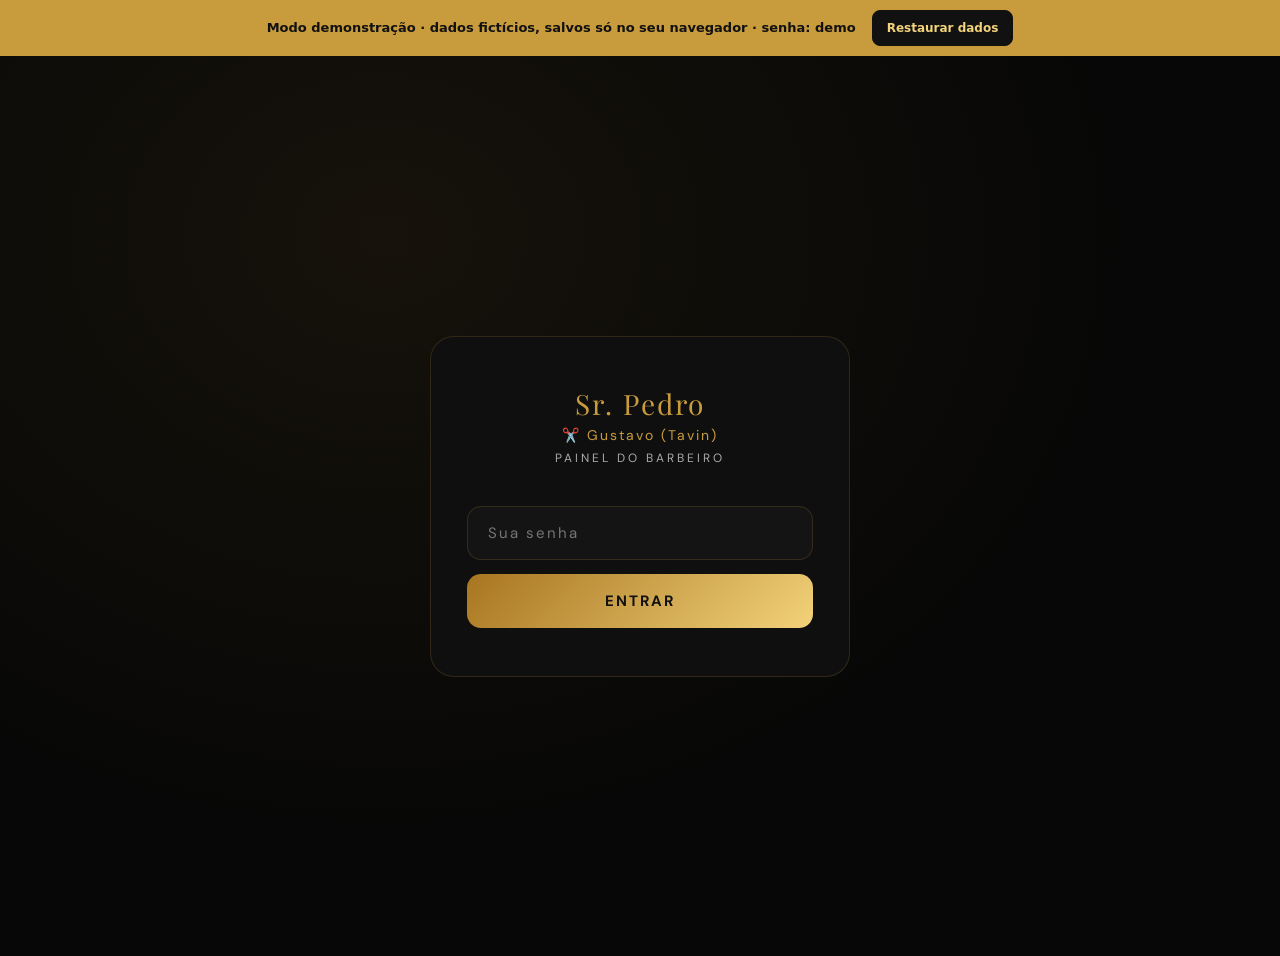
<file: barbeiro2.html>
<!DOCTYPE html>
<html lang="pt-BR">
<head>
  <meta charset="UTF-8">
  <script src="demo-db.js"></script>
  <link rel="stylesheet" href="demo.css">
  <link rel="icon" href="assets/icon-192x192.png">
  <meta name="viewport" content="width=device-width, initial-scale=1.0">
  <title>Painel — Tavin | Sr. Pedro Barbearia (demo)</title>
  <link href="https://fonts.googleapis.com/css2?family=Playfair+Display:wght@700;900&family=DM+Sans:wght@300;400;500;600&display=swap" rel="stylesheet">

  <style>
    


    :root {
      --ouro:#c89b3c; --ouro-claro:#f2d27a; --ouro-escuro:#a87520;
      --fundo:#070707; --fundo2:#0f0f0f; --fundo3:#141414;
      --borda:rgba(200,155,60,0.18); --borda-hover:rgba(200,155,60,0.5);
      --texto:#f0f0f0; --texto2:#aaaaaa;
      --verde:#2ecc71; --vermelho:#e74c3c; --amarelo:#f39c12;
    }
    *{margin:0;padding:0;box-sizing:border-box;}
    body{background:var(--fundo);color:var(--texto);font-family:'DM Sans',sans-serif;min-height:100vh;}
    #telaLogin{min-height:100vh;display:flex;align-items:center;justify-content:center;background:radial-gradient(ellipse at 30% 20%,rgba(200,155,60,0.08) 0%,transparent 60%),var(--fundo);padding:20px;}
    .login-box{width:100%;max-width:420px;background:var(--fundo2);border:1px solid var(--borda);border-radius:24px;padding:48px 36px;text-align:center;animation:fadeUp 0.5s ease;}
    @keyframes fadeUp{from{opacity:0;transform:translateY(24px)}to{opacity:1;transform:translateY(0)}}
    .login-logo{font-family:'Playfair Display',serif;font-size:28px;color:var(--ouro);letter-spacing:2px;margin-bottom:4px;}
    .login-nome{font-size:14px;color:var(--ouro);letter-spacing:2px;margin-bottom:6px;}
    .login-sub{color:var(--texto2);font-size:12px;letter-spacing:3px;text-transform:uppercase;margin-bottom:40px;}
    .login-box input{width:100%;background:var(--fundo3);border:1px solid var(--borda);border-radius:14px;padding:16px 20px;color:var(--texto);font-size:15px;font-family:'DM Sans',sans-serif;outline:none;margin-bottom:14px;transition:border-color 0.3s;letter-spacing:2px;}
    .login-box input:focus{border-color:var(--ouro);}
    .btn-login{width:100%;padding:17px;border:none;border-radius:14px;background:linear-gradient(135deg,var(--ouro-escuro),var(--ouro-claro));color:#111;font-weight:700;font-size:15px;font-family:'DM Sans',sans-serif;text-transform:uppercase;letter-spacing:2px;cursor:pointer;transition:0.3s;}
    .btn-login:hover{transform:translateY(-2px);box-shadow:0 8px 30px rgba(200,155,60,0.3);}
    .erro-login{color:var(--vermelho);font-size:13px;margin-top:12px;display:none;}
    #painelBarbeiro{display:none;}
    .topbar{position:sticky;top:0;z-index:100;background:rgba(7,7,7,0.95);backdrop-filter:blur(16px);border-bottom:1px solid var(--borda);padding:16px 28px;display:flex;align-items:center;justify-content:space-between;}
    .topbar-logo{font-family:'Playfair Display',serif;color:var(--ouro);font-size:20px;letter-spacing:2px;}
    .topbar-right{display:flex;align-items:center;gap:16px;}
    .topbar-nome{font-size:13px;color:var(--texto2);}
    .btn-sair{border:1px solid var(--borda);background:transparent;color:var(--texto2);font-family:'DM Sans',sans-serif;font-size:12px;padding:8px 16px;border-radius:999px;cursor:pointer;transition:0.3s;letter-spacing:1px;text-transform:uppercase;}
    .btn-sair:hover{border-color:var(--vermelho);color:var(--vermelho);}
    .abas{display:flex;gap:4px;padding:24px 28px 0;border-bottom:1px solid var(--borda);overflow-x:auto;}
    .abas::-webkit-scrollbar{display:none;}
    .aba{border:none;background:transparent;color:var(--texto2);font-family:'DM Sans',sans-serif;font-size:13px;font-weight:500;padding:12px 22px;cursor:pointer;border-bottom:2px solid transparent;white-space:nowrap;transition:0.3s;letter-spacing:1px;text-transform:uppercase;}
    .aba:hover{color:var(--texto);}
    .aba.ativa{color:var(--ouro);border-bottom-color:var(--ouro);}
    .conteudo{padding:32px 28px;max-width:1100px;margin:0 auto;}
    .pagina{display:none;}
    .pagina.ativa{display:block;animation:fadeUp 0.35s ease;}
    .resumo-grid{display:grid;grid-template-columns:repeat(auto-fit,minmax(180px,1fr));gap:16px;margin-bottom:36px;}
    .resumo-card{background:var(--fundo2);border:1px solid var(--borda);border-radius:18px;padding:24px 20px;transition:0.3s;}
    .resumo-card:hover{border-color:var(--borda-hover);}
    .resumo-card .label{font-size:11px;letter-spacing:2px;text-transform:uppercase;color:var(--texto2);margin-bottom:10px;}
    .resumo-card .valor{font-family:'Playfair Display',serif;font-size:28px;color:var(--ouro);}
    .resumo-card .valor-sub{font-size:12px;color:var(--texto2);margin-top:4px;}
    .secao-titulo{font-family:'Playfair Display',serif;font-size:22px;color:var(--texto);margin-bottom:20px;}
    .secao-titulo span{color:var(--ouro);}
    .filtros-admin{display:flex;gap:10px;flex-wrap:wrap;margin-bottom:20px;align-items:center;}
    .filtro-btn{border:1px solid var(--borda);background:transparent;color:var(--texto2);font-family:'DM Sans',sans-serif;font-size:12px;padding:8px 16px;border-radius:999px;cursor:pointer;transition:0.3s;letter-spacing:1px;text-transform:uppercase;}
    .filtro-btn:hover,.filtro-btn.ativo{background:var(--ouro);color:#111;border-color:var(--ouro);}
    .tabela-wrap{overflow-x:auto;border-radius:18px;border:1px solid var(--borda);}
    table{width:100%;border-collapse:collapse;}
    thead tr{background:var(--fundo3);}
    th{padding:14px 18px;text-align:left;font-size:11px;letter-spacing:2px;text-transform:uppercase;color:var(--texto2);font-weight:500;white-space:nowrap;}
    td{padding:16px 18px;font-size:14px;border-top:1px solid var(--borda);vertical-align:middle;}
    tbody tr{background:var(--fundo2);transition:background 0.2s;}
    tbody tr:hover{background:var(--fundo3);}
    .badge{display:inline-block;padding:4px 12px;border-radius:999px;font-size:11px;font-weight:600;letter-spacing:1px;text-transform:uppercase;}
    .badge-pendente{background:rgba(243,156,18,0.15);color:var(--amarelo);}
    .badge-confirmado{background:rgba(46,204,113,0.15);color:var(--verde);}
    .badge-cancelado{background:rgba(231,76,60,0.15);color:var(--vermelho);}
    .btn-acao{border:none;background:transparent;cursor:pointer;font-size:18px;padding:4px 8px;border-radius:8px;transition:0.2s;}
    .btn-acao:hover{background:rgba(255,255,255,0.06);}
    .vazio{text-align:center;padding:48px 20px;color:var(--texto2);font-size:14px;}
    .config-card{background:var(--fundo2);border:1px solid var(--borda);border-radius:18px;padding:28px 24px;margin-bottom:20px;max-width:620px;}
    .config-card h4{font-family:'Playfair Display',serif;font-size:18px;margin-bottom:6px;}
    .config-card p{font-size:13px;color:var(--texto2);margin-bottom:20px;line-height:1.6;}
    .config-row{display:flex;gap:12px;align-items:center;margin-bottom:14px;flex-wrap:wrap;}
    .config-label{font-size:12px;color:var(--texto2);letter-spacing:1px;text-transform:uppercase;min-width:130px;}
    .config-input{flex:1;min-width:180px;background:var(--fundo3);border:1px solid var(--borda);border-radius:10px;padding:12px 16px;color:var(--texto);font-family:'DM Sans',sans-serif;font-size:14px;outline:none;transition:border-color 0.3s;}
    .config-input:focus{border-color:var(--ouro);}
    .btn-salvar-config{border:none;background:linear-gradient(135deg,var(--ouro-escuro),var(--ouro-claro));color:#111;font-family:'DM Sans',sans-serif;font-weight:700;font-size:13px;padding:13px 24px;border-radius:12px;cursor:pointer;transition:0.3s;text-transform:uppercase;letter-spacing:1px;margin-top:8px;}
    .btn-salvar-config:hover{transform:translateY(-2px);box-shadow:0 6px 24px rgba(200,155,60,0.25);}
    .separador{height:1px;background:var(--borda);margin:32px 0;}
    .agenda-tabs{display:flex;gap:8px;margin-bottom:24px;flex-wrap:wrap;}
    .agenda-tab{border:1px solid var(--borda);background:transparent;color:var(--texto2);font-family:'DM Sans',sans-serif;font-size:12px;padding:10px 20px;border-radius:999px;cursor:pointer;transition:0.3s;letter-spacing:1px;text-transform:uppercase;}
    .agenda-tab.ativo{background:var(--ouro);color:#111;border-color:var(--ouro);}
    .agenda-secao{display:none;}
    .agenda-secao.ativa{display:block;animation:fadeUp 0.3s ease;}
    /* CALENDÁRIO */
    .cal-header{display:flex;align-items:center;justify-content:space-between;margin-bottom:20px;}
    .cal-titulo{font-family:'Playfair Display',serif;font-size:22px;color:var(--texto);}
    .cal-titulo span{color:var(--ouro);}
    .cal-nav{display:flex;gap:8px;}
    .cal-nav-btn{background:var(--fundo3);border:1px solid var(--borda);color:var(--texto2);font-size:18px;width:38px;height:38px;border-radius:10px;cursor:pointer;display:flex;align-items:center;justify-content:center;transition:0.2s;}
    .cal-nav-btn:hover{border-color:var(--ouro);color:var(--ouro);}
    .cal-grid{display:grid;grid-template-columns:repeat(7,1fr);gap:6px;}
    .cal-dia-nome{text-align:center;font-size:11px;letter-spacing:1px;text-transform:uppercase;color:var(--texto2);padding:8px 4px;font-weight:600;}
    .cal-dia{aspect-ratio:1;display:flex;flex-direction:column;align-items:center;justify-content:center;border-radius:12px;border:1px solid transparent;cursor:pointer;transition:all 0.2s;position:relative;gap:4px;min-height:52px;}
    .cal-dia:hover:not(.cal-dia-vazio):not(.cal-dia-passado){background:var(--fundo3);border-color:var(--borda);}
    .cal-dia-vazio{cursor:default;}
    .cal-dia-passado{opacity:0.35;cursor:default;}
    .cal-dia-hoje{border-color:var(--ouro)!important;background:rgba(200,155,60,0.08);}
    .cal-dia-selecionado{background:var(--ouro)!important;border-color:var(--ouro)!important;}
    .cal-dia-selecionado .cal-dia-num{color:#111!important;}
    .cal-dia-selecionado .cal-indicador{background:#111!important;}
    .cal-dia-num{font-size:15px;font-weight:600;color:var(--texto);line-height:1;}
    .cal-indicadores{display:flex;gap:3px;align-items:center;justify-content:center;min-height:8px;}
    .cal-indicador{width:6px;height:6px;border-radius:50%;background:var(--ouro);flex-shrink:0;}
    .cal-indicador-confirmado{background:var(--verde);}
    .cal-indicador-pendente{background:var(--amarelo);}
    .cal-qtd{font-size:9px;color:var(--ouro);font-weight:700;}
    .cal-legenda{display:flex;gap:16px;flex-wrap:wrap;margin-top:16px;padding-top:16px;border-top:1px solid var(--borda);}
    .cal-legenda-item{display:flex;align-items:center;gap:6px;font-size:11px;color:var(--texto2);letter-spacing:0.5px;}
    .cal-legenda-dot{width:8px;height:8px;border-radius:50%;}
    /* DIA DETALHE */
    .dia-selecionado-wrap{background:var(--fundo2);border:1px solid var(--borda);border-radius:20px;overflow:hidden;animation:fadeUp 0.3s ease;}
    .dia-selecionado-header{padding:20px 24px;border-bottom:1px solid var(--borda);display:flex;align-items:center;justify-content:space-between;flex-wrap:wrap;gap:12px;}
    .dia-selecionado-titulo{font-family:'Playfair Display',serif;font-size:18px;}
    .dia-selecionado-titulo span{color:var(--ouro);}
    .dia-resumo-badges{display:flex;gap:8px;flex-wrap:wrap;}
    .dia-resumo-badge{font-size:11px;padding:4px 12px;border-radius:999px;font-weight:600;letter-spacing:1px;}
    /* TIMELINE */
    .timeline-wrap{padding:16px;}
    .timeline-slot{display:grid;grid-template-columns:52px 1fr;gap:10px;margin-bottom:4px;align-items:stretch;min-height:44px;cursor:pointer;border-radius:10px;transition:0.2s;padding:2px 4px;}
    .timeline-slot:hover{background:rgba(255,255,255,0.02);}
    .timeline-hora{font-size:11px;font-weight:600;color:var(--texto2);padding-top:8px;text-align:right;letter-spacing:0.5px;flex-shrink:0;}
    .timeline-hora.hora-cheia{color:var(--ouro);font-size:12px;}
    .timeline-bloco{border-radius:10px;padding:8px 14px;display:flex;align-items:center;gap:10px;min-height:38px;transition:0.2s;border:1px solid transparent;}
    .timeline-bloco-livre{background:rgba(46,204,113,0.05);border-color:rgba(46,204,113,0.12);}
    .timeline-bloco-livre:hover{background:rgba(46,204,113,0.12);border-color:rgba(46,204,113,0.35);}
    .timeline-livre-txt{font-size:11px;color:rgba(46,204,113,0.45);letter-spacing:1px;text-transform:uppercase;}
    .timeline-engrenagem{margin-left:auto;background:none;border:none;cursor:pointer;font-size:15px;opacity:0.5;transition:0.2s;padding:4px;flex-shrink:0;}
    .timeline-engrenagem:hover{opacity:1;}
    /* MODAL */
    .modal-overlay{display:none;position:fixed;inset:0;background:rgba(0,0,0,0.8);z-index:999;align-items:center;justify-content:center;padding:20px;}
    .modal-overlay.aberto{display:flex;}
    .modal{background:var(--fundo2);border:1px solid var(--borda);border-radius:22px;padding:32px;width:100%;max-width:480px;animation:fadeUp 0.3s ease;}
    .modal h3{font-family:'Playfair Display',serif;font-size:22px;margin-bottom:20px;}
    .modal-info{margin-bottom:12px;display:flex;justify-content:space-between;font-size:14px;}
    .modal-info span{color:var(--texto2);}
    .modal-info strong{color:var(--texto);}
    .modal-acoes{display:flex;gap:12px;margin-top:24px;flex-wrap:wrap;}
    .btn-modal{flex:1;min-width:120px;padding:14px;border-radius:12px;font-family:'DM Sans',sans-serif;font-size:13px;font-weight:700;cursor:pointer;transition:0.3s;text-transform:uppercase;letter-spacing:1px;border:none;}
    .btn-modal-cancelar{background:rgba(231,76,60,0.12);color:var(--vermelho);border:1px solid rgba(231,76,60,0.3);}
    .btn-modal-confirmar{background:rgba(46,204,113,0.12);color:var(--verde);border:1px solid rgba(46,204,113,0.3);}
    .btn-modal-fechar{background:var(--fundo3);color:var(--texto2);border:1px solid var(--borda);}
    /* TOAST */
    .toast{position:fixed;bottom:28px;right:28px;background:var(--fundo2);border:1px solid var(--ouro);border-radius:14px;padding:14px 22px;font-size:14px;color:var(--ouro);z-index:9999;transform:translateY(20px);opacity:0;transition:0.3s;pointer-events:none;}
    .toast.mostrar{transform:translateY(0);opacity:1;}
    @media(max-width:600px){.topbar{padding:14px 16px}.conteudo{padding:20px 16px}.abas{padding:16px 16px 0}.resumo-grid{grid-template-columns:repeat(2,1fr)}th,td{padding:12px 10px;font-size:13px}.cal-dia{min-height:44px;border-radius:8px;}.cal-dia-num{font-size:13px;}}
  </style>
</head>
<body data-demo-painel="1">

<div id="telaLogin">
  <div class="login-box">
    <div class="login-logo">Sr. Pedro</div>
    <div class="login-nome">✂️ Gustavo (Tavin)</div>
    <div class="login-sub">Painel do Barbeiro</div>
    <input type="password" id="inputSenha" placeholder="Sua senha" onkeydown="if(event.key==='Enter')entrar()">
    <button class="btn-login" onclick="entrar()">Entrar</button>
    <div class="erro-login" id="erroLogin">Senha incorreta. Tente novamente.</div>
  </div>
</div>

<div id="painelBarbeiro">
  <div class="topbar">
    <div class="topbar-logo">Sr. Pedro</div>
    <div class="topbar-right">
      <span class="topbar-nome">✂️ Tavin</span>
      <button class="btn-sair" onclick="sair()">Sair</button>
    </div>
  </div>
  <div class="abas">
    <button class="aba ativa" onclick="mudarAba('agenda-visual')">📅 Agenda</button>
    <button class="aba" onclick="mudarAba('financeiro')">Meus Valores</button>
    <button class="aba" onclick="mudarAba('horarios')">Gerenciar Horários</button>
    <button class="aba" onclick="mudarAba('conta')">Minha Conta</button>
  </div>
  <div class="conteudo">

    <!-- ABA AGENDA VISUAL -->
    <div class="pagina ativa" id="pag-agenda-visual">
      <div style="background:var(--fundo2);border:1px solid var(--borda);border-radius:20px;padding:28px 24px;margin-bottom:24px;">
        <div class="cal-header">
          <div class="cal-titulo" id="calTituloMes">Carregando...</div>
          <div class="cal-nav">
            <button class="cal-nav-btn" onclick="navMes(-1)">‹</button>
            <button class="cal-nav-btn" onclick="irHoje()" style="font-size:13px;width:auto;padding:0 12px;letter-spacing:1px;">Hoje</button>
            <button class="cal-nav-btn" onclick="navMes(+1)">›</button>
          </div>
        </div>
        <div class="cal-grid" id="calGrid"></div>
        <div class="cal-legenda">
          <div class="cal-legenda-item"><div class="cal-legenda-dot" style="background:var(--amarelo)"></div>Pendente</div>
          <div class="cal-legenda-item"><div class="cal-legenda-dot" style="background:var(--verde)"></div>Confirmado</div>
          <div class="cal-legenda-item"><div class="cal-legenda-dot" style="background:var(--ouro);border:1.5px solid var(--ouro-escuro)"></div>Hoje</div>
        </div>
      </div>
      <div id="diaDetalhe"></div>
    </div>

    <!-- ABA FINANCEIRO -->
    <div class="pagina" id="pag-financeiro">
      <div class="filtros-admin">
        <button class="filtro-btn ativo" onclick="filtrarPeriodo('hoje',this)">Hoje</button>
        <button class="filtro-btn" onclick="filtrarPeriodo('semana',this)">Esta semana</button>
        <button class="filtro-btn" onclick="filtrarPeriodo('mes',this)">Este mês</button>
        <button class="filtro-btn" onclick="filtrarPeriodo('todos',this)">Tudo</button>
      </div>
      <div class="resumo-grid" id="resumoFinanceiro"></div>
      <h2 class="secao-titulo">Histórico <span>completo</span></h2>
      <div class="tabela-wrap">
        <table>
          <thead><tr><th>Data</th><th>Cliente</th><th>Serviço</th><th>Valor</th><th>Status</th></tr></thead>
          <tbody id="tabelaFinanceiro"></tbody>
        </table>
      </div>
    </div>

    <!-- ABA HORÁRIOS -->
    <div class="pagina" id="pag-horarios">
      <div class="agenda-tabs">
        <button class="agenda-tab ativo" onclick="mudarAbaAgenda('bloqueios',this)">🔒 Bloquear horários</button>
        <button class="agenda-tab" onclick="mudarAbaAgenda('especiais',this)">⏰ Horários especiais</button>
      </div>
      <div class="agenda-secao ativa" id="secao-bloqueios">
        <div class="config-card" style="max-width:100%;">
          <h4>Bloquear dia ou horário</h4>
          <p>O horário bloqueado some automaticamente da agenda dos clientes.</p>
          <div style="display:grid;gap:14px;margin-top:8px;">
            <div class="config-row"><span class="config-label">Data</span><input type="date" class="config-input" id="blqData"></div>
            <div class="config-row">
              <span class="config-label">Tipo</span>
              <div style="display:flex;gap:10px;flex-wrap:wrap;">
                <button class="filtro-btn ativo" onclick="selecionarTipoBloqueio('dia',this)">Dia inteiro</button>
                <button class="filtro-btn" onclick="selecionarTipoBloqueio('horario',this)">Horários específicos</button>
              </div>
            </div>
            <div id="rowHorarios" style="display:none;">
              <div class="config-row">
                <span class="config-label">Das</span>
                <input type="time" class="config-input" id="blqHoraInicio" value="15:00" style="max-width:140px;">
                <span style="color:var(--texto2);padding:0 8px;">até</span>
                <input type="time" class="config-input" id="blqHoraFim" value="17:00" style="max-width:140px;">
              </div>
            </div>
            <div class="config-row"><span class="config-label">Motivo</span><input type="text" class="config-input" id="blqMotivo" placeholder="Ex: Folga, compromisso..."></div>
            <button class="btn-salvar-config" onclick="adicionarBloqueio()" style="max-width:220px;">🔒 Bloquear horário</button>
          </div>
        </div>
        <h2 class="secao-titulo" style="margin-top:32px;">Meus bloqueios <span>ativos</span></h2>
        <div id="listaBloqueios"></div>
      </div>
      <div class="agenda-secao" id="secao-especiais">
        <div class="config-card" style="max-width:100%;">
          <h4>Horário especial para um dia</h4>
          <p>Defina um expediente diferente para uma data específica.</p>
          <div style="display:grid;gap:14px;margin-top:8px;">
            <div class="config-row"><span class="config-label">Data</span><input type="date" class="config-input" id="hsData"></div>
            <div class="config-row">
              <span class="config-label">Início</span>
              <input type="time" class="config-input" id="hsInicio" value="08:00" style="max-width:140px;">
              <span style="color:var(--texto2);padding:0 8px;">até</span>
              <input type="time" class="config-input" id="hsFim" value="21:00" style="max-width:140px;">
            </div>
            <div class="config-row">
              <span class="config-label">Intervalo</span>
              <select class="config-input" id="hsIntervalo" style="max-width:180px;">
                <option value="15">15 minutos</option>
                <option value="20">20 minutos</option>
                <option value="30" selected>30 minutos</option>
                <option value="45">45 minutos</option>
                <option value="60">1 hora</option>
              </select>
            </div>
            <div class="config-row"><span class="config-label">Motivo</span><input type="text" class="config-input" id="hsMotivo" placeholder="Ex: Evento especial..."></div>
            <button class="btn-salvar-config" onclick="adicionarHorarioEspecial()" style="max-width:240px;">⏰ Salvar horário especial</button>
          </div>
        </div>
        <h2 class="secao-titulo" style="margin-top:32px;">Meus horários especiais <span>ativos</span></h2>
        <div id="listaHorariosEspeciais"></div>
      </div>
    </div>

    <!-- ABA CONTA -->
    <div class="pagina" id="pag-conta">
      <div class="config-card">
        <h4>Minha chave Pix</h4>
        <p>Atualize sua chave Pix para receber pagamentos.</p>
        <div class="config-row"><span class="config-label">Chave Pix</span><input type="text" class="config-input" id="pixChave" placeholder="CPF, e-mail, celular..."></div>
        <div class="config-row"><span class="config-label">Titular</span><input type="text" class="config-input" id="pixNome" placeholder="Nome completo"></div>
        <button class="btn-salvar-config" onclick="salvarPix()">Salvar Pix</button>
      </div>
      <div class="separador"></div>
      <div class="config-card">
        <h4>Alterar minha senha</h4>
        <p>Atualize a senha de acesso ao seu painel.</p>
        <div class="config-row"><span class="config-label">Nova senha</span><input type="password" class="config-input" id="novaSenha" placeholder="Nova senha"></div>
        <div class="config-row"><span class="config-label">Confirmar</span><input type="password" class="config-input" id="confirmarSenha" placeholder="Repetir senha"></div>
        <button class="btn-salvar-config" onclick="salvarSenha()">Alterar senha</button>
      </div>
    </div>

  </div>
</div>

<div class="modal-overlay" id="modalOverlay">
  <div class="modal">
    <h3 id="modalTitulo">Agendamento</h3>
    <div id="modalConteudo"></div>
    <div class="modal-acoes" id="modalAcoes"></div>
  </div>
</div>
<div class="toast" id="toast"></div>

<script>
const BARBEIRO_ID = 2;
const BARBEIRO_NOME = "Gustavo (Tavin)";
const SENHA_PADRAO = "demo";
const SUPABASE_URL = "https://demo.local"; // modo demonstração (ver demo-db.js)
const SUPABASE_KEY = "demo";

// ── DADOS ──
const MESES_PT = ["Janeiro","Fevereiro","Março","Abril","Maio","Junho","Julho","Agosto","Setembro","Outubro","Novembro","Dezembro"];
const DIAS_PT  = ["Dom","Seg","Ter","Qua","Qui","Sex","Sáb"];

const servicosPadraoAdmin = [
  {nome:"Corte masculino padrão",categoria:"cortes",descricao:"Degradê, social e estilos modernos",preco:55,tempo:45},
  {nome:"Corte americano",categoria:"cortes",descricao:"Estilo americano moderno",preco:50,tempo:45},
  {nome:"Corte navalhado",categoria:"cortes",descricao:"Finalização navalhada",preco:60,tempo:50},
  {nome:"Corte infantil",categoria:"cortes",descricao:"Corte masculino infantil",preco:60,tempo:45},
  {nome:"Corte temático",categoria:"cortes",descricao:"Cortes personalizados e desenhos",preco:70,tempo:60},
  {nome:"Barba padrão",categoria:"barba",descricao:"Acabamento e alinhamento",preco:45,tempo:30},
  {nome:"Barba italiana",categoria:"barba",descricao:"Barba estilizada premium",preco:50,tempo:40},
  {nome:"Corte + barba",categoria:"combos",descricao:"Combo completo",preco:85,tempo:75},
  {nome:"Corte + barba + sobrancelha",categoria:"combos",descricao:"Pacote premium",preco:90,tempo:90},
  {nome:"Luzes + corte incluso",categoria:"quimica",descricao:"Reflexo/luzes",preco:180,tempo:150},
  {nome:"Platinado (nevou)",categoria:"quimica",descricao:"Platinado completo",preco:250,tempo:180},
  {nome:"Selagem masculina",categoria:"quimica",descricao:"Tratamento capilar",preco:70,tempo:60},
  {nome:"Selagem + corte",categoria:"quimica",descricao:"Selagem com corte",preco:130,tempo:90},
  {nome:"Pezinho",categoria:"extras",descricao:"Acabamento rápido",preco:20,tempo:15},
  {nome:"Sobrancelha",categoria:"extras",descricao:"Modelagem navalha",preco:20,tempo:15}
];

function getServicos()      { return JSON.parse(localStorage.getItem("srp_servicos") || JSON.stringify(servicosPadraoAdmin)); }
function salvarServicos(l)  { localStorage.setItem("srp_servicos", JSON.stringify(l)); }

function getAgendamentos()      { return JSON.parse(localStorage.getItem("srpedro_agendamentos_cache") || "[]"); }
function salvarAgendamentos(l)  { localStorage.setItem("srpedro_agendamentos_cache", JSON.stringify(l)); }
function getMeusAgendamentos()  { return getAgendamentos().filter(a => a.barbeiroId === BARBEIRO_ID); }
function getBloqueios()         { return JSON.parse(localStorage.getItem("srp_bloqueios_cache") || "[]"); }
function salvarBloqueios(l)     { localStorage.setItem("srp_bloqueios_cache", JSON.stringify(l)); }
function getMeusBloqueios()     { return getBloqueios().filter(b => b.barbeiroId === BARBEIRO_ID); }
function getHorariosEspeciais() { return JSON.parse(localStorage.getItem("srp_horarios_cache") || "[]"); }
function salvarHorariosEspeciais(l) { localStorage.setItem("srp_horarios_cache", JSON.stringify(l)); }
function getMeusHorariosEspeciais() { return getHorariosEspeciais().filter(h => h.barbeiroId === BARBEIRO_ID); }
function getPixBarbeiro()       { return JSON.parse(localStorage.getItem(`pix_barbeiro_${BARBEIRO_ID}`) || '{"chave":"","nome":""}'); }
function setPixBarbeiro(c,n)    { localStorage.setItem(`pix_barbeiro_${BARBEIRO_ID}`, JSON.stringify({chave:c,nome:n})); }

async function sbPatch(tabela, filtro, corpo) {
  const res = await fetch(`${SUPABASE_URL}/rest/v1/${tabela}?${filtro}`, {
    method:"PATCH", headers:{"apikey":SUPABASE_KEY,"Authorization":`Bearer ${SUPABASE_KEY}`,"Content-Type":"application/json","Prefer":"return=representation"},
    body:JSON.stringify(corpo)
  });
  return res.ok;
}
async function sbPost(tabela, corpo) {
  const res = await fetch(`${SUPABASE_URL}/rest/v1/${tabela}`, {
    method:"POST", headers:{"apikey":SUPABASE_KEY,"Authorization":`Bearer ${SUPABASE_KEY}`,"Content-Type":"application/json","Prefer":"return=representation"},
    body:JSON.stringify(corpo)
  });
  return res.ok;
}
async function sbDelete(tabela, filtro) {
  const res = await fetch(`${SUPABASE_URL}/rest/v1/${tabela}?${filtro}`, {
    method:"DELETE", headers:{"apikey":SUPABASE_KEY,"Authorization":`Bearer ${SUPABASE_KEY}`}
  });
  return res.ok;
}

// ── SINCRONIZAÇÃO ──
async function sincronizarBarbeiro() {
  try {
    const [ags, blqs, hrs, servs] = await Promise.all([
      fetch(`${SUPABASE_URL}/rest/v1/agendamentos?select=*&order=criado_em.desc`, {headers:{"apikey":SUPABASE_KEY,"Authorization":`Bearer ${SUPABASE_KEY}`}}).then(r=>r.ok?r.json():null),
      fetch(`${SUPABASE_URL}/rest/v1/bloqueios?select=*`, {headers:{"apikey":SUPABASE_KEY,"Authorization":`Bearer ${SUPABASE_KEY}`}}).then(r=>r.ok?r.json():null),
      fetch(`${SUPABASE_URL}/rest/v1/horarios_especiais?select=*`, {headers:{"apikey":SUPABASE_KEY,"Authorization":`Bearer ${SUPABASE_KEY}`}}).then(r=>r.ok?r.json():null),
      fetch(`${SUPABASE_URL}/rest/v1/servicos?select=*&order=categoria.asc,nome.asc`, {headers:{"apikey":SUPABASE_KEY,"Authorization":`Bearer ${SUPABASE_KEY}`}}).then(r=>r.ok?r.json():null)
    ]);
    if(ags) localStorage.setItem("srpedro_agendamentos_cache", JSON.stringify(
      ags.map(a => ({id:a.id,status:a.status,barbeiroId:a.barbeiro_id,barbeiro:a.barbeiro,servico:a.servico,tempoServico:a.tempo_servico,tempoReal:a.tempo_real,data:a.data,mesOffset:a.mes_offset,dataCompleta:a.data_completa,criadoEm:a.criado_em,horario:a.horario,cliente:a.cliente,telefone:a.telefone,observacoes:a.observacoes,valor:a.valor,pagamento:a.pagamento}))
    ));
    if(blqs) localStorage.setItem("srp_bloqueios_cache", JSON.stringify(
      blqs.map(b => ({id:b.id,barbeiroId:b.barbeiro_id,data:b.data,tipo:b.tipo,motivo:b.motivo,horaInicio:b.hora_inicio,horaFim:b.hora_fim}))
    ));
    if(hrs) localStorage.setItem("srp_horarios_cache", JSON.stringify(
      hrs.map(h => ({id:h.id,barbeiroId:h.barbeiro_id,data:h.data,inicio:h.inicio,fim:h.fim,intervalo:h.intervalo,motivo:h.motivo}))
    ));
    if(servs && servs.length>0) salvarServicos(servs.map(s => ({nome:s.nome,categoria:s.categoria,descricao:s.descricao,preco:parseFloat(s.preco),tempo:parseInt(s.tempo)})));
  } catch(e) { console.warn("Erro sync:", e); }
}

// ── LOGIN ──
async function hashSenha(senha) {
  const data = new TextEncoder().encode(senha);
  const hash = await crypto.subtle.digest("SHA-256", data);
  return Array.from(new Uint8Array(hash)).map(b=>b.toString(16).padStart(2,"0")).join("");
}
async function entrar() {
  const senhaDigitada = document.getElementById("inputSenha").value;
  if(!senhaDigitada) return;
  const btn = document.querySelector(".btn-login");
  btn.textContent="Verificando..."; btn.disabled=true;
  try {
    const hash = await hashSenha(senhaDigitada);
    const res = await fetch(`${SUPABASE_URL}/rest/v1/usuarios?tipo=eq.barbeiro_2&senha_hash=eq.${hash}&select=id`, {headers:{"apikey":SUPABASE_KEY,"Authorization":`Bearer ${SUPABASE_KEY}`}});
    const dados = await res.json();
    if(dados && dados.length>0) { abrirPainel(); }
    else { document.getElementById("erroLogin").style.display="block"; document.getElementById("inputSenha").value=""; }
  } catch(e) {
    const senhaLocal = localStorage.getItem(`senha_barbeiro_${BARBEIRO_ID}`) || SENHA_PADRAO;
    if(senhaDigitada===senhaLocal) { abrirPainel(); }
    else { document.getElementById("erroLogin").style.display="block"; document.getElementById("inputSenha").value=""; }
  } finally { btn.textContent="Entrar"; btn.disabled=false; }
}
function abrirPainel() {
  document.getElementById("telaLogin").style.display="none";
  document.getElementById("painelBarbeiro").style.display="block";
  sincronizarBarbeiro().then(()=>{ renderizarCalendario(); carregarConta(); });
}
function sair() {
  document.getElementById("painelBarbeiro").style.display="none";
  document.getElementById("telaLogin").style.display="flex";
  document.getElementById("inputSenha").value="";
  document.getElementById("erroLogin").style.display="none";
}

// ── SINCRONIZAÇÃO PERIÓDICA ──
setInterval(()=>{
  if(document.getElementById("modalOverlay").classList.contains("aberto")) return;
  sincronizarBarbeiro().then(()=>{
    if(abaAtual==="agenda-visual") renderizarCalendario(false);
    else if(abaAtual==="financeiro") renderizarFinanceiro();
  });
}, 30000);

// ── NAVEGAÇÃO ──
let abaAtual = "agenda-visual";
let filtroPeriodoAtual = "hoje";
function mudarAba(aba) {
  abaAtual = aba;
  const lista = ["agenda-visual","financeiro","horarios","conta"];
  document.querySelectorAll(".aba").forEach((b,i) => b.classList.toggle("ativa", lista[i]===aba));
  document.querySelectorAll(".pagina").forEach(p => p.classList.remove("ativa"));
  document.getElementById("pag-"+aba).classList.add("ativa");
  sincronizarBarbeiro().then(()=>{
    if(aba==="agenda-visual") renderizarCalendario();
    else if(aba==="financeiro") renderizarFinanceiro();
    else if(aba==="horarios") { renderizarBloqueios(); renderizarHorariosEspeciais(); }
    else if(aba==="conta") carregarConta();
  });
}
function mudarAbaAgenda(aba, btn) {
  document.querySelectorAll(".agenda-tab").forEach(b=>b.classList.remove("ativo"));
  btn.classList.add("ativo");
  document.querySelectorAll(".agenda-secao").forEach(s=>s.classList.remove("ativa"));
  document.getElementById("secao-"+aba).classList.add("ativa");
  if(aba==="bloqueios") renderizarBloqueios(); else renderizarHorariosEspeciais();
}

// ── CALENDÁRIO ──
let calAno = new Date().getFullYear();
let calMes = new Date().getMonth();
let calDiaSelecionado = null;

function renderizarCalendario(resetarDia=true) {
  if(resetarDia) calDiaSelecionado=null;
  document.getElementById("calTituloMes").innerHTML=`<span>${MESES_PT[calMes]}</span> ${calAno}`;
  const agendamentos=getAgendamentos(), hoje=new Date();
  const hojeStr=`${String(hoje.getDate()).padStart(2,"0")}/${String(hoje.getMonth()+1).padStart(2,"0")}/${hoje.getFullYear()}`;
  const totalDias=new Date(calAno,calMes+1,0).getDate();
  const iniciaSemana=new Date(calAno,calMes,1).getDay();
  const mapaDia={};
  agendamentos.filter(a=>a.barbeiroId===BARBEIRO_ID).forEach(a=>{
    if(!a.dataCompleta||a.status==="cancelado") return;
    const [dd,mm,yyyy]=a.dataCompleta.split("/");
    if(parseInt(mm)-1===calMes&&parseInt(yyyy)===calAno) {
      if(!mapaDia[a.dataCompleta]) mapaDia[a.dataCompleta]={pendentes:0,confirmados:0,total:0};
      if(a.status==="confirmado") mapaDia[a.dataCompleta].confirmados++;
      else mapaDia[a.dataCompleta].pendentes++;
      mapaDia[a.dataCompleta].total++;
    }
  });
  let html="";
  DIAS_PT.forEach(d=>html+=`<div class="cal-dia-nome">${d}</div>`);
  for(let i=0;i<iniciaSemana;i++) html+=`<div class="cal-dia cal-dia-vazio"></div>`;
  for(let dia=1;dia<=totalDias;dia++) {
    const ddStr=String(dia).padStart(2,"0"), mmStr=String(calMes+1).padStart(2,"0");
    const dataStr=`${ddStr}/${mmStr}/${calAno}`;
    const dateObj=new Date(calAno,calMes,dia);
    const eHoje=dataStr===hojeStr, eSelecionado=dataStr===calDiaSelecionado;
    const ePassado=dateObj<new Date(hoje.getFullYear(),hoje.getMonth(),hoje.getDate());
    let classes="cal-dia";
    if(eHoje) classes+=" cal-dia-hoje";
    if(eSelecionado) classes+=" cal-dia-selecionado";
    if(ePassado&&!eHoje) classes+=" cal-dia-passado";
    const info=mapaDia[dataStr];
    let dots="";
    if(info) {
      const d=[];
      for(let c=0;c<Math.min(info.confirmados,2);c++) d.push(`<div class="cal-indicador cal-indicador-confirmado"></div>`);
      for(let p=0;p<Math.min(info.pendentes,2);p++) d.push(`<div class="cal-indicador cal-indicador-pendente"></div>`);
      dots=`<div class="cal-indicadores">${d.slice(0,3).join("")}${info.total>3?`<div class="cal-qtd">+${info.total-3}</div>`:""}</div>`;
    } else dots=`<div class="cal-indicadores"></div>`;
    html+=`<div class="${classes}" onclick="selecionarDia('${dataStr}')"><div class="cal-dia-num">${dia}</div>${dots}</div>`;
  }
  document.getElementById("calGrid").innerHTML=html;
  if(calDiaSelecionado) renderizarDiaDetalhe(calDiaSelecionado);
  else document.getElementById("diaDetalhe").innerHTML="";
}
function selecionarDia(dataStr) {
  if(calDiaSelecionado===dataStr) { calDiaSelecionado=null; renderizarCalendario(false); document.getElementById("diaDetalhe").innerHTML=""; return; }
  calDiaSelecionado=dataStr; renderizarCalendario(false); renderizarDiaDetalhe(dataStr);
  setTimeout(()=>document.getElementById("diaDetalhe").scrollIntoView({behavior:"smooth",block:"start"}),120);
}
function navMes(delta) {
  calMes+=delta;
  if(calMes>11){calMes=0;calAno++;} if(calMes<0){calMes=11;calAno--;}
  renderizarCalendario(true);
}
function irHoje() { calAno=new Date().getFullYear(); calMes=new Date().getMonth(); calDiaSelecionado=null; renderizarCalendario(true); }

// ── TIMELINE ──
function horaParaMin(h) { const[hh,mm]=h.split(":").map(Number); return hh*60+mm; }
function minParaHora(m) { if(m>=1440)m=m%1440; return`${String(Math.floor(m/60)).padStart(2,"0")}:${String(m%60).padStart(2,"0")}`; }

function renderizarDiaDetalhe(dataStr) {
  const agendamentos=getAgendamentos();
  const doDia=agendamentos.filter(a=>a.dataCompleta===dataStr&&a.status!=="cancelado"&&a.barbeiroId===BARBEIRO_ID).sort((a,b)=>a.horario.localeCompare(b.horario));
  const [dd,mm,yyyy]=dataStr.split("/");
  const dateObj=new Date(parseInt(yyyy),parseInt(mm)-1,parseInt(dd));
  const diasNomes=["Domingo","Segunda","Terça","Quarta","Quinta","Sexta","Sábado"];
  const dataFormatada=`${diasNomes[dateObj.getDay()]}, ${parseInt(dd)} de ${MESES_PT[parseInt(mm)-1]}`;
  const totalConf=doDia.filter(a=>a.status==="confirmado").length;
  const totalPend=doDia.filter(a=>a.status==="pendente").length;
  const faturamento=doDia.reduce((s,a)=>s+(a.valor||0),0);
  let html=`<div class="dia-selecionado-wrap">`;
  html+=`<div class="dia-selecionado-header">
    <div style="display:flex;align-items:center;gap:12px;flex-wrap:wrap;">
      <div class="dia-selecionado-titulo">📅 <span>${dataFormatada}</span></div>
      <button onclick="abrirNovoAgendamento('${dataStr}')" style="background:linear-gradient(135deg,var(--ouro-escuro),var(--ouro-claro));border:none;color:#111;font-family:'DM Sans',sans-serif;font-weight:700;font-size:12px;padding:10px 16px;border-radius:10px;cursor:pointer;text-transform:uppercase;letter-spacing:1px;">➕ Novo agendamento</button>
    </div>
    <div class="dia-resumo-badges">`;
  if(doDia.length>0) {
    html+=`<span class="dia-resumo-badge" style="background:rgba(200,155,60,0.12);color:var(--ouro);">${doDia.length} agend.</span>`;
    if(totalConf>0) html+=`<span class="dia-resumo-badge" style="background:rgba(46,204,113,0.12);color:var(--verde);">${totalConf} confirmado${totalConf>1?"s":""}</span>`;
    if(totalPend>0) html+=`<span class="dia-resumo-badge" style="background:rgba(243,156,18,0.12);color:var(--amarelo);">${totalPend} pendente${totalPend>1?"s":""}</span>`;
    html+=`<span class="dia-resumo-badge" style="background:rgba(200,155,60,0.08);color:var(--ouro-claro);">R$ ${faturamento.toFixed(2)}</span>`;
  }
  html+=`</div></div>`;
  html+=`<div style="display:flex;gap:16px;padding:12px 20px;border-bottom:1px solid var(--borda);flex-wrap:wrap;">
    <div style="display:flex;align-items:center;gap:6px;font-size:11px;color:var(--texto2);"><div style="width:12px;height:12px;border-radius:4px;background:rgba(46,204,113,0.15);border:1px solid rgba(46,204,113,0.35);"></div>Livre</div>
    <div style="display:flex;align-items:center;gap:6px;font-size:11px;color:var(--texto2);"><div style="width:12px;height:12px;border-radius:4px;background:rgba(231,76,60,0.15);border:1px solid rgba(231,76,60,0.4);"></div>Ocupado</div>
  </div>`;
  html+=`<div class="timeline-wrap">`;
  let slotAtual=840; const fimDia=1200;
  const intervalosOcupados=doDia.filter(a=>a.horario).map(a=>{return{inicio:horaParaMin(a.horario),fim:horaParaMin(a.horario)+(a.tempoReal||a.tempoServico||30),ag:a}}).sort((a,b)=>a.inicio-b.inicio);
  while(slotAtual<fimDia) {
    const horaStr=minParaHora(slotAtual);
    const agOcupado=intervalosOcupados.find(i=>slotAtual>=i.inicio&&slotAtual<i.fim);
    if(agOcupado) {
      const a=agOcupado.ag, tempo=a.tempoReal||a.tempoServico||30, fimHora=minParaHora(agOcupado.fim);
      html+=`<div style="display:grid;grid-template-columns:52px 1fr;gap:10px;margin-bottom:4px;padding:2px 4px;">
        <div style="font-size:12px;font-weight:700;color:var(--ouro);padding-top:10px;text-align:right;">${minParaHora(agOcupado.inicio)}<br><span style="font-size:10px;color:var(--texto2);">até ${fimHora}</span></div>
        <div style="border-radius:12px;padding:12px 16px;min-height:48px;display:flex;flex-direction:column;justify-content:space-between;background:rgba(231,76,60,0.12);border:1.5px solid rgba(231,76,60,0.45);gap:6px;">
          <div>
            <div style="font-size:14px;font-weight:700;color:var(--texto);">${a.cliente||"—"}</div>
            <div style="font-size:11px;color:var(--texto2);margin-top:3px;">✂️ ${a.servico||"—"} &middot; ⏱ ${tempo}min</div>
            <div style="margin-top:6px;"><span class="badge badge-${a.status||"pendente"}">${a.status||"pendente"}</span></div>
          </div>
          <div style="display:flex;justify-content:flex-end;"><button class="timeline-engrenagem" onclick="abrirMenuAcoes(${a.id})">⚙️</button></div>
        </div>
      </div>`;
      const fimMin=agOcupado.fim, proximoSlot30=Math.ceil(fimMin/30)*30;
      if(proximoSlot30%60!==0) {
        const horaSlot30=minParaHora(proximoSlot30);
        html+=`<div style="display:grid;grid-template-columns:52px 1fr;gap:10px;margin-bottom:4px;padding:2px 4px;"><div></div><div style="height:1px;background:var(--borda);opacity:0.35;"></div></div>`;
        html+=`<div class="timeline-slot" onclick="abrirNovoAgendamentoComHorario('${dataStr}','${horaSlot30}')"><div class="timeline-hora hora-cheia">${horaSlot30}</div><div class="timeline-bloco timeline-bloco-livre"><span class="timeline-livre-txt">+ livre</span></div></div>`;
        slotAtual=Math.ceil(proximoSlot30/60)*60;
      } else { slotAtual=proximoSlot30; }
    } else {
      html+=`<div style="display:grid;grid-template-columns:52px 1fr;gap:10px;margin-bottom:4px;padding:2px 4px;"><div></div><div style="height:1px;background:var(--borda);opacity:0.35;"></div></div>`;
      html+=`<div class="timeline-slot" onclick="abrirNovoAgendamentoComHorario('${dataStr}','${horaStr}')"><div class="timeline-hora hora-cheia">${horaStr}</div><div class="timeline-bloco timeline-bloco-livre"><span class="timeline-livre-txt">+ livre</span></div></div>`;
      const proxAg=intervalosOcupados.find(i=>i.inicio>slotAtual&&i.inicio<slotAtual+60);
      if(proxAg) slotAtual=proxAg.inicio; else slotAtual+=60;
    }
  }
  html+=`</div></div>`;
  document.getElementById("diaDetalhe").innerHTML=html;
}

// ── NOVO AGENDAMENTO ──
function abrirNovoAgendamentoComHorario(dataStr, horario) {
  abrirNovoAgendamento(dataStr);
  setTimeout(()=>{ const input=document.getElementById("novoHorarioAg"); if(input) input.value=horario; },50);
}
function abrirNovoAgendamento(dataStr) {
  const [dd,mm,yyyy]=dataStr.split("/");
  const dataISO=`${yyyy}-${mm}-${dd}`;
  document.getElementById("modalTitulo").textContent="Novo agendamento";
  document.getElementById("modalConteudo").innerHTML=`
    <div style="display:grid;gap:12px;">
      <div><label style="font-size:12px;color:var(--texto2);letter-spacing:1px;text-transform:uppercase;">Cliente</label>
        <input type="text" id="novoCliente" placeholder="Nome do cliente" style="width:100%;background:var(--fundo3);border:1px solid var(--borda);border-radius:10px;padding:10px 14px;color:var(--texto);font-size:14px;font-family:'DM Sans',sans-serif;outline:none;margin-top:4px;"></div>
      <div><label style="font-size:12px;color:var(--texto2);letter-spacing:1px;text-transform:uppercase;">Telefone</label>
        <input type="tel" id="novoTelefone" placeholder="(43) 98000-0000" style="width:100%;background:var(--fundo3);border:1px solid var(--borda);border-radius:10px;padding:10px 14px;color:var(--texto);font-size:14px;font-family:'DM Sans',sans-serif;outline:none;margin-top:4px;"></div>
      <div><label style="font-size:12px;color:var(--texto2);letter-spacing:1px;text-transform:uppercase;">Serviço</label>
        <select id="novoServico" style="width:100%;background:var(--fundo3);border:1px solid var(--borda);border-radius:10px;padding:10px 14px;color:var(--texto);font-size:14px;font-family:'DM Sans',sans-serif;outline:none;margin-top:4px;">
          <option value="">Selecione um serviço</option>
          ${getServicos().map(s=>`<option value="${s.nome}" data-preco="${s.preco}" data-tempo="${s.tempo}">${s.nome} - R$ ${s.preco.toFixed(2)}</option>`).join("")}
          <option value="Outros" data-preco="0" data-tempo="30">Outros</option>
        </select></div>
      <div><label style="font-size:12px;color:var(--texto2);letter-spacing:1px;text-transform:uppercase;">Horário</label>
        <input type="time" id="novoHorarioAg" style="width:100%;background:var(--fundo3);border:1px solid var(--borda);border-radius:10px;padding:10px 14px;color:var(--texto);font-size:14px;font-family:'DM Sans',sans-serif;outline:none;margin-top:4px;"></div>
      <div><label style="font-size:12px;color:var(--texto2);letter-spacing:1px;text-transform:uppercase;">Tempo (minutos)</label>
        <input type="number" id="novoTempo" min="15" max="240" step="15" placeholder="Ex: 45 (padrão do serviço)" style="width:100%;background:var(--fundo3);border:1px solid var(--borda);border-radius:10px;padding:10px 14px;color:var(--texto);font-size:14px;font-family:'DM Sans',sans-serif;outline:none;margin-top:4px;"></div>
    </div>`;
  document.getElementById("modalAcoes").innerHTML=`
    <button class="btn-modal btn-modal-confirmar" onclick="salvarNovoAgendamento('${dataISO}')">✅ Agendar</button>
    <button class="btn-modal btn-modal-fechar" onclick="fecharModal()">Cancelar</button>`;
  document.getElementById("modalOverlay").classList.add("aberto");
}
function salvarNovoAgendamento(dataISO) {
  const cliente=document.getElementById("novoCliente").value.trim();
  const telefone=document.getElementById("novoTelefone").value.trim();
  const servicoNome=document.getElementById("novoServico").value;
  const horario=document.getElementById("novoHorarioAg").value;
  const tempoCustom=parseInt(document.getElementById("novoTempo").value)||null;
  if(!cliente||!telefone||!servicoNome||!horario) { mostrarToast("Preencha todos os campos."); return; }
  const servico=getServicos().find(s=>s.nome===servicoNome);
  const servicoFinal=servico||{nome:"Outros",preco:0,tempo:tempoCustom||30};
  if(!servicoNome) { mostrarToast("Selecione um serviço."); return; }
  const [yyyy,mm,dd]=dataISO.split("-");
  const dataCompleta=`${dd}/${mm}/${yyyy}`;
  const novoAg={
    id:Date.now(), cliente, telefone, servico:servicoNome, horario,
    valor:servicoFinal.preco,
    tempoServico:tempoCustom||servicoFinal.tempo,
    tempoReal:tempoCustom||servicoFinal.tempo,
    barbeiroId:BARBEIRO_ID, barbeiro:BARBEIRO_NOME,
    data:dataISO, dataCompleta, status:"confirmado",
    criadoEm:new Date().toISOString(), observacoes:""
  };
  const lista=getAgendamentos(); lista.push(novoAg); salvarAgendamentos(lista);
  sbPost("agendamentos",{
    id:novoAg.id, cliente, telefone, servico:servicoNome, horario,
    valor:servicoFinal.preco, tempo_servico:novoAg.tempoServico, tempo_real:novoAg.tempoReal,
    barbeiro_id:BARBEIRO_ID, barbeiro:BARBEIRO_NOME,
    data:parseInt(dataISO.split("-")[2]), data_completa:dataCompleta,
    status:"confirmado", criado_em:novoAg.criadoEm, observacoes:"", pagamento:"hora", mes_offset:0
  }).then(ok=>{
    mostrarToast(ok?"Agendamento criado ✔":"Salvo localmente ✔");
    fecharModal(); calDiaSelecionado=dataCompleta; renderizarCalendario(false);
    setTimeout(()=>renderizarDiaDetalhe(dataCompleta),100);
  });
}

// ── MENU AÇÕES ──
function abrirMenuAcoes(id) {
  const a=getAgendamentos().find(x=>x.id===id); if(!a) return;
  document.getElementById("modalTitulo").textContent="Editar agendamento";
  document.getElementById("modalConteudo").innerHTML=`
    <div class="modal-info"><span>Cliente</span><strong>${a.cliente}</strong></div>
    <div class="modal-info"><span>Serviço</span><strong>${a.servico}</strong></div>
    <div class="modal-info"><span>Data/Hora</span><strong>${a.dataCompleta} às ${a.horario}</strong></div>
    <div class="modal-info"><span>Status</span><strong><span class="badge badge-${a.status||"pendente"}">${a.status||"pendente"}</span></strong></div>`;
  document.getElementById("modalAcoes").innerHTML=`
    <button class="btn-modal" onclick="abrirReagendar(${id})" style="background:rgba(200,155,60,0.12);color:var(--ouro);border:1px solid rgba(200,155,60,0.3);">📅 Reagendar</button>
    <button class="btn-modal" onclick="abrirConfirmarCancelamento(${id})" style="background:rgba(231,76,60,0.12);color:var(--vermelho);border:1px solid rgba(231,76,60,0.3);">🗑️ Cancelar</button>
    <button class="btn-modal btn-modal-fechar" onclick="fecharModal()">Fechar</button>`;
  document.getElementById("modalOverlay").classList.add("aberto");
}
function abrirReagendar(id) {
  const a=getAgendamentos().find(x=>x.id===id); if(!a) return;
  document.getElementById("modalTitulo").textContent="Reagendar agendamento";
  document.getElementById("modalConteudo").innerHTML=`
    <div class="modal-info"><span>Cliente</span><strong>${a.cliente}</strong></div>
    <div class="modal-info"><span>Serviço</span><strong>${a.servico}</strong></div>
    <div style="height:1px;background:var(--borda);margin:16px 0;"></div>
    <div style="display:grid;gap:10px;">
      <div style="font-size:12px;color:var(--texto2);letter-spacing:1px;text-transform:uppercase;">📅 Nova data</div>
      <input type="date" id="novaData" value="${a.dataCompleta?a.dataCompleta.split('/').reverse().join('-'):''}" style="background:var(--fundo3);border:1px solid var(--borda);border-radius:10px;padding:10px 14px;color:var(--texto);font-size:16px;font-family:'DM Sans',sans-serif;outline:none;">
      <div style="font-size:12px;color:var(--texto2);letter-spacing:1px;text-transform:uppercase;margin-top:8px;">⏰ Novo horário</div>
      <input type="time" id="novoHorarioRe" value="${a.horario}" style="background:var(--fundo3);border:1px solid var(--borda);border-radius:10px;padding:10px 14px;color:var(--texto);font-size:16px;font-family:'DM Sans',sans-serif;outline:none;">
    </div>`;
  document.getElementById("modalAcoes").innerHTML=`
    <button class="btn-modal btn-modal-confirmar" onclick="confirmarReagendar(${id})">✅ Próximo</button>
    <button class="btn-modal btn-modal-fechar" onclick="abrirMenuAcoes(${id})">← Voltar</button>`;
}
function confirmarReagendar(id) {
  const novaData=document.getElementById("novaData").value, novoHorario=document.getElementById("novoHorarioRe").value;
  if(!novaData||!novoHorario) { mostrarToast("Preencha data e horário."); return; }
  const [yyyy,mm,dd]=novaData.split("-");
  abrirConfirmarReagendar(id,`${dd}/${mm}/${yyyy}`,novoHorario);
}
function abrirConfirmarReagendar(id, novaData, novoHorario) {
  const a=getAgendamentos().find(x=>x.id===id); if(!a) return;
  document.getElementById("modalTitulo").textContent="Confirmar reagendamento";
  document.getElementById("modalConteudo").innerHTML=`
    <div style="text-align:center;padding:20px 0;">
      <div style="font-size:40px;margin-bottom:12px;">📅</div>
      <div style="font-size:16px;color:var(--texto);margin-bottom:12px;">Tem certeza?</div>
      <div style="color:var(--texto2);font-size:14px;line-height:1.8;">
        <strong>${a.cliente}</strong><br>
        <span style="font-size:12px;">De ${a.dataCompleta} às ${a.horario}</span><br>
        <strong style="color:var(--ouro);">↓</strong><br>
        <strong style="color:var(--verde);">${novaData} às ${novoHorario}</strong>
      </div>
    </div>`;
  document.getElementById("modalAcoes").innerHTML=`
    <button class="btn-modal btn-modal-confirmar" onclick="executarReagendar(${id},'${novaData}','${novoHorario}')" style="background:rgba(46,204,113,0.2);border:2px solid var(--verde);">✅ Confirmar</button>
    <button class="btn-modal btn-modal-fechar" onclick="abrirReagendar(${id})">← Voltar</button>`;
}
function executarReagendar(id, novaData, novoHorario) {
  salvarAgendamentos(getAgendamentos().map(x=>x.id===id?{...x,dataCompleta:novaData,horario:novoHorario}:x));
  sbPatch("agendamentos",`id=eq.${id}`,{data_completa:novaData,horario:novoHorario}).catch(e=>console.warn(e));
  mostrarToast("Reagendado ✔"); fecharModal();
  calDiaSelecionado=novaData; renderizarCalendario(false);
  setTimeout(()=>renderizarDiaDetalhe(novaData),100);
}
function abrirConfirmarCancelamento(id) {
  const a=getAgendamentos().find(x=>x.id===id); if(!a) return;
  document.getElementById("modalTitulo").textContent="Cancelar agendamento";
  document.getElementById("modalConteudo").innerHTML=`
    <div style="text-align:center;padding:20px 0;">
      <div style="font-size:40px;margin-bottom:12px;">⚠️</div>
      <div style="font-size:16px;color:var(--texto);margin-bottom:8px;">Tem certeza?</div>
      <div style="color:var(--texto2);font-size:14px;line-height:1.6;">
        Cancelar o agendamento de <strong>${a.cliente}</strong> para <strong>${a.dataCompleta} às ${a.horario}</strong>.<br><br>
        Esta ação <strong>não pode ser desfeita</strong>.
      </div>
    </div>`;
  document.getElementById("modalAcoes").innerHTML=`
    <button class="btn-modal btn-modal-cancelar" onclick="executarCancelamento(${id})" style="background:rgba(231,76,60,0.2);border:2px solid var(--vermelho);">🗑️ Cancelar agora</button>
    <button class="btn-modal btn-modal-fechar" onclick="abrirMenuAcoes(${id})">← Voltar</button>`;
}
function executarCancelamento(id) {
  salvarAgendamentos(getAgendamentos().map(x=>x.id===id?{...x,status:"cancelado"}:x));
  sbPatch("agendamentos",`id=eq.${id}`,{status:"cancelado"}).catch(e=>console.warn(e));
  mostrarToast("Cancelado."); fecharModal();
  if(calDiaSelecionado) renderizarDiaDetalhe(calDiaSelecionado);
  renderizarCalendario(false);
}

// ── FINANCEIRO ──
function filtrarPeriodo(p,btn) {
  filtroPeriodoAtual=p;
  document.querySelectorAll("#pag-financeiro .filtro-btn").forEach(b=>b.classList.remove("ativo"));
  btn.classList.add("ativo"); renderizarFinanceiro();
}
function renderizarFinanceiro() {
  const todos=getMeusAgendamentos().filter(a=>a.status!=="cancelado"), hoje=new Date();
  let lista=todos;
  if(filtroPeriodoAtual==="hoje") lista=todos.filter(a=>{if(!a.dataCompleta)return false;const[d,m,y]=a.dataCompleta.split("/");return+d===hoje.getDate()&&+m===hoje.getMonth()+1&&+y===hoje.getFullYear();});
  else if(filtroPeriodoAtual==="semana") {const s=new Date(hoje);s.setDate(s.getDate()-7);lista=todos.filter(a=>a.criadoEm&&new Date(a.criadoEm)>=s);}
  else if(filtroPeriodoAtual==="mes") lista=todos.filter(a=>{if(!a.dataCompleta)return false;const[,m,y]=a.dataCompleta.split("/");return+m===hoje.getMonth()+1&&+y===hoje.getFullYear();});
  const fat=lista.reduce((s,a)=>s+(a.valor||0),0);
  document.getElementById("resumoFinanceiro").innerHTML=`
    <div class="resumo-card"><div class="label">Faturamento</div><div class="valor">R$${fat.toFixed(2)}</div><div class="valor-sub">${lista.length} serviços</div></div>
    <div class="resumo-card"><div class="label">Ticket médio</div><div class="valor">R$${lista.length?(fat/lista.length).toFixed(2):"0"}</div><div class="valor-sub">por atendimento</div></div>
    <div class="resumo-card"><div class="label">Confirmados</div><div class="valor">${lista.filter(a=>a.status==="confirmado").length}</div><div class="valor-sub">de ${lista.length}</div></div>`;
  const sorted=[...lista].sort((a,b)=>new Date(b.criadoEm||0)-new Date(a.criadoEm||0));
  document.getElementById("tabelaFinanceiro").innerHTML=sorted.length===0
    ?`<tr><td colspan="5" class="vazio">Nenhum registro.</td></tr>`
    :sorted.map(a=>`<tr><td>${a.dataCompleta||"-"} ${a.horario||""}</td><td>${a.cliente||"-"}</td><td>${a.servico||"-"}</td><td>R$ ${(a.valor||0).toFixed(2)}</td><td><span class="badge badge-${a.status||"pendente"}">${a.status||"pendente"}</span></td></tr>`).join("");
}

// ── BLOQUEIOS ──
let tipoBloqueio="dia";
function selecionarTipoBloqueio(tipo,btn) {
  tipoBloqueio=tipo;
  document.querySelectorAll("#secao-bloqueios .filtro-btn").forEach(b=>b.classList.remove("ativo"));
  btn.classList.add("ativo");
  document.getElementById("rowHorarios").style.display=tipo==="horario"?"block":"none";
}
function adicionarBloqueio() {
  const data=document.getElementById("blqData").value, motivo=document.getElementById("blqMotivo").value.trim();
  if(!data) { mostrarToast("Selecione uma data."); return; }
  const bloqueio={id:Date.now(),barbeiroId:BARBEIRO_ID,data,tipo:tipoBloqueio,motivo:motivo||"Bloqueado"};
  if(tipoBloqueio==="horario") {
    const ini=document.getElementById("blqHoraInicio").value, fim=document.getElementById("blqHoraFim").value;
    if(!ini||!fim) { mostrarToast("Informe início e fim."); return; }
    if(ini>=fim) { mostrarToast("Início deve ser antes do fim."); return; }
    bloqueio.horaInicio=ini; bloqueio.horaFim=fim;
  }
  const lista=getBloqueios(); lista.push(bloqueio); salvarBloqueios(lista);
  sbPost("bloqueios",{id:bloqueio.id,barbeiro_id:BARBEIRO_ID,data,tipo:bloqueio.tipo,motivo:bloqueio.motivo,hora_inicio:bloqueio.horaInicio||null,hora_fim:bloqueio.horaFim||null}).catch(e=>console.warn(e));
  document.getElementById("blqData").value=""; document.getElementById("blqMotivo").value="";
  mostrarToast("Bloqueio adicionado ✔"); renderizarBloqueios();
}
function removerBloqueio(id) {
  const b=getBloqueios().find(x=>x.id===id);
  if(!b||b.barbeiroId!==BARBEIRO_ID) { mostrarToast("Não é possível remover."); return; }
  salvarBloqueios(getBloqueios().filter(x=>x.id!==id));
  sbDelete("bloqueios",`id=eq.${id}`).catch(e=>console.warn(e));
  mostrarToast("Bloqueio removido."); renderizarBloqueios();
}
function renderizarBloqueios() {
  const lista=getMeusBloqueios(), container=document.getElementById("listaBloqueios"); if(!container) return;
  if(!lista.length) { container.innerHTML='<p class="vazio" style="padding:32px 0;">Nenhum bloqueio ativo.</p>'; return; }
  container.innerHTML=[...lista].sort((a,b)=>a.data.localeCompare(b.data)).map(b=>{
    const[ano,mes,dia]=b.data.split("-"), dataFmt=`${dia}/${mes}/${ano}`;
    const hor=b.tipo==="dia"?`<span style='color:var(--vermelho);font-size:12px;'>Dia inteiro</span>`:`<span style='color:var(--amarelo);font-size:12px;'>Das ${b.horaInicio} às ${b.horaFim}</span>`;
    return`<div style="background:var(--fundo2);border:1px solid var(--borda);border-radius:16px;padding:18px 20px;margin-bottom:12px;display:flex;align-items:center;justify-content:space-between;gap:12px;flex-wrap:wrap;"><div style="display:flex;flex-direction:column;gap:6px;"><strong>📅 ${dataFmt}</strong><div>${hor}</div><span style="font-size:12px;color:var(--texto2);">Motivo: ${b.motivo}</span></div><button onclick="removerBloqueio(${b.id})" style="border:1px solid rgba(231,76,60,0.3);background:rgba(231,76,60,0.08);color:var(--vermelho);font-family:'DM Sans',sans-serif;font-size:12px;font-weight:700;padding:10px 18px;border-radius:10px;cursor:pointer;">✖ Remover</button></div>`;
  }).join("");
}

// ── HORÁRIOS ESPECIAIS ──
function adicionarHorarioEspecial() {
  const data=document.getElementById("hsData").value, inicio=document.getElementById("hsInicio").value, fim=document.getElementById("hsFim").value, intervalo=parseInt(document.getElementById("hsIntervalo").value), motivo=document.getElementById("hsMotivo").value.trim();
  if(!data) { mostrarToast("Selecione uma data."); return; }
  if(!inicio||!fim) { mostrarToast("Informe início e fim."); return; }
  if(inicio>=fim) { mostrarToast("Início deve ser antes do fim."); return; }
  const lista=getHorariosEspeciais().filter(h=>!(h.barbeiroId===BARBEIRO_ID&&h.data===data));
  const novo={id:Date.now(),barbeiroId:BARBEIRO_ID,data,inicio,fim,intervalo,motivo:motivo||"Horário especial"};
  lista.push(novo); salvarHorariosEspeciais(lista);
  sbDelete("horarios_especiais",`barbeiro_id=eq.${BARBEIRO_ID}&data=eq.${data}`).then(()=>sbPost("horarios_especiais",{id:novo.id,barbeiro_id:BARBEIRO_ID,data,inicio,fim,intervalo,motivo:novo.motivo})).catch(e=>console.warn(e));
  document.getElementById("hsData").value=""; document.getElementById("hsMotivo").value="";
  mostrarToast("Horário especial salvo ✔"); renderizarHorariosEspeciais();
}
function removerHorarioEspecial(id) {
  salvarHorariosEspeciais(getHorariosEspeciais().filter(h=>h.id!==id));
  sbDelete("horarios_especiais",`id=eq.${id}`).catch(e=>console.warn(e));
  mostrarToast("Removido."); renderizarHorariosEspeciais();
}
function renderizarHorariosEspeciais() {
  const lista=getMeusHorariosEspeciais(), container=document.getElementById("listaHorariosEspeciais"); if(!container) return;
  if(!lista.length) { container.innerHTML='<p class="vazio" style="padding:32px 0;">Nenhum horário especial cadastrado.</p>'; return; }
  container.innerHTML=[...lista].sort((a,b)=>a.data.localeCompare(b.data)).map(h=>{
    const[ano,mes,dia]=h.data.split("-"), dataFmt=`${dia}/${mes}/${ano}`;
    return`<div style="background:var(--fundo2);border:1px solid var(--borda);border-radius:16px;padding:18px 20px;margin-bottom:12px;display:flex;align-items:center;justify-content:space-between;gap:12px;flex-wrap:wrap;"><div style="display:flex;flex-direction:column;gap:6px;"><strong>📅 ${dataFmt}</strong><span style="color:var(--verde);font-size:13px;">⏰ Das ${h.inicio} às ${h.fim} — a cada ${h.intervalo} min</span><span style="font-size:12px;color:var(--texto2);">Motivo: ${h.motivo}</span></div><button onclick="removerHorarioEspecial(${h.id})" style="border:1px solid rgba(231,76,60,0.3);background:rgba(231,76,60,0.08);color:var(--vermelho);font-family:'DM Sans',sans-serif;font-size:12px;font-weight:700;padding:10px 18px;border-radius:10px;cursor:pointer;">✖ Remover</button></div>`;
  }).join("");
}

// ── CONTA ──
function carregarConta() {
  const pix=getPixBarbeiro();
  const el1=document.getElementById("pixChave"), el2=document.getElementById("pixNome");
  if(el1) el1.value=pix.chave||"";
  if(el2) el2.value=pix.nome||"";
}
async function salvarPix() {
  const chave=document.getElementById("pixChave").value.trim();
  const nome=document.getElementById("pixNome").value.trim();
  setPixBarbeiro(chave,nome);
  const ok=await sbPatch("barbeiros",`id=eq.${BARBEIRO_ID}`,{pix_chave:chave,pix_nome:nome});
  mostrarToast(ok?"Pix salvo no banco ✔":"Pix salvo localmente ✔");
}
function salvarSenha() {
  const n=document.getElementById("novaSenha").value, c=document.getElementById("confirmarSenha").value;
  if(!n) { mostrarToast("Digite a nova senha."); return; }
  if(n!==c) { mostrarToast("Senhas não coincidem."); return; }
  if(n.length<6) { mostrarToast("Mín. 6 caracteres."); return; }
  localStorage.setItem(`senha_barbeiro_${BARBEIRO_ID}`,n);
  document.getElementById("novaSenha").value=""; document.getElementById("confirmarSenha").value="";
  mostrarToast("Senha alterada ✔");
}

// ── MODAL ──
function fecharModal() { document.getElementById("modalOverlay").classList.remove("aberto"); }
document.getElementById("modalOverlay").addEventListener("click", function(e) { if(e.target===this) fecharModal(); });

// ── TOAST ──
function mostrarToast(msg) { const t=document.getElementById("toast"); t.textContent=msg; t.classList.add("mostrar"); setTimeout(()=>t.classList.remove("mostrar"),3000); }
</script>
</body>
</html>
</file>
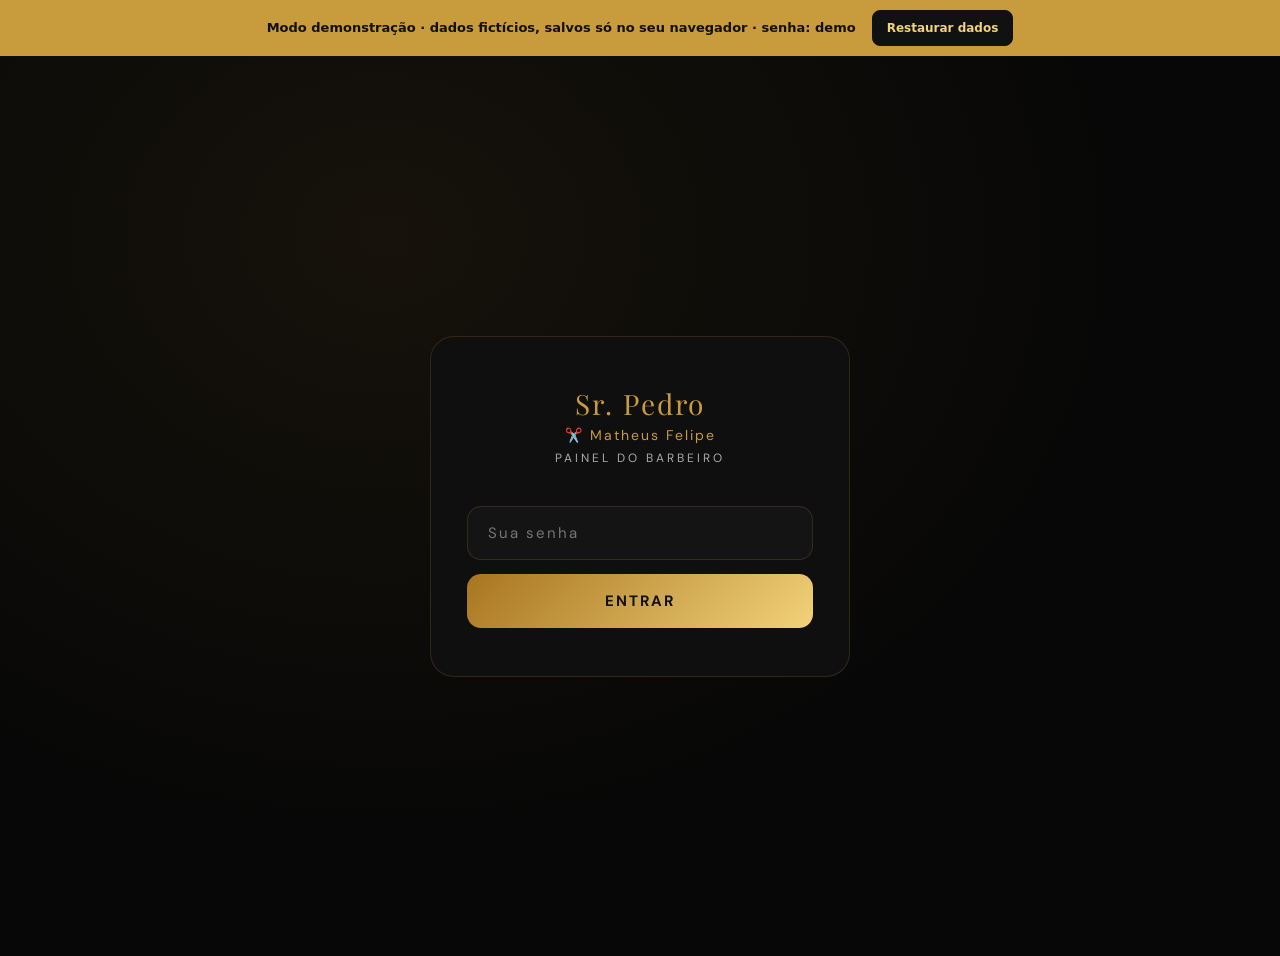
<file: barbeiro3.html>
<!DOCTYPE html>
<html lang="pt-BR">
<head>
  <meta charset="UTF-8">
  <script src="demo-db.js"></script>
  <link rel="stylesheet" href="demo.css">
  <link rel="icon" href="assets/icon-192x192.png">
  <meta name="viewport" content="width=device-width, initial-scale=1.0">
  <title>Painel — Matheus | Sr. Pedro Barbearia (demo)</title>
  <link href="https://fonts.googleapis.com/css2?family=Playfair+Display:wght@700;900&family=DM+Sans:wght@300;400;500;600&display=swap" rel="stylesheet">
  <style>
    :root {
      --ouro:#c89b3c; --ouro-claro:#f2d27a; --ouro-escuro:#a87520;
      --fundo:#070707; --fundo2:#0f0f0f; --fundo3:#141414;
      --borda:rgba(200,155,60,0.18); --borda-hover:rgba(200,155,60,0.5);
      --texto:#f0f0f0; --texto2:#aaaaaa;
      --verde:#2ecc71; --vermelho:#e74c3c; --amarelo:#f39c12;
    }
    *{margin:0;padding:0;box-sizing:border-box;}
    body{background:var(--fundo);color:var(--texto);font-family:'DM Sans',sans-serif;min-height:100vh;}
    #telaLogin{min-height:100vh;display:flex;align-items:center;justify-content:center;background:radial-gradient(ellipse at 30% 20%,rgba(200,155,60,0.08) 0%,transparent 60%),var(--fundo);padding:20px;}
    .login-box{width:100%;max-width:420px;background:var(--fundo2);border:1px solid var(--borda);border-radius:24px;padding:48px 36px;text-align:center;animation:fadeUp 0.5s ease;}
    @keyframes fadeUp{from{opacity:0;transform:translateY(24px)}to{opacity:1;transform:translateY(0)}}
    .login-logo{font-family:'Playfair Display',serif;font-size:28px;color:var(--ouro);letter-spacing:2px;margin-bottom:4px;}
    .login-nome{font-size:14px;color:var(--ouro);letter-spacing:2px;margin-bottom:6px;}
    .login-sub{color:var(--texto2);font-size:12px;letter-spacing:3px;text-transform:uppercase;margin-bottom:40px;}
    .login-box input{width:100%;background:var(--fundo3);border:1px solid var(--borda);border-radius:14px;padding:16px 20px;color:var(--texto);font-size:15px;font-family:'DM Sans',sans-serif;outline:none;margin-bottom:14px;transition:border-color 0.3s;letter-spacing:2px;}
    .login-box input:focus{border-color:var(--ouro);}
    .btn-login{width:100%;padding:17px;border:none;border-radius:14px;background:linear-gradient(135deg,var(--ouro-escuro),var(--ouro-claro));color:#111;font-weight:700;font-size:15px;font-family:'DM Sans',sans-serif;text-transform:uppercase;letter-spacing:2px;cursor:pointer;transition:0.3s;}
    .btn-login:hover{transform:translateY(-2px);box-shadow:0 8px 30px rgba(200,155,60,0.3);}
    .erro-login{color:var(--vermelho);font-size:13px;margin-top:12px;display:none;}
    #painelBarbeiro{display:none;}
    .topbar{position:sticky;top:0;z-index:100;background:rgba(7,7,7,0.95);backdrop-filter:blur(16px);border-bottom:1px solid var(--borda);padding:16px 28px;display:flex;align-items:center;justify-content:space-between;}
    .topbar-logo{font-family:'Playfair Display',serif;color:var(--ouro);font-size:20px;letter-spacing:2px;}
    .topbar-right{display:flex;align-items:center;gap:16px;}
    .topbar-nome{font-size:13px;color:var(--texto2);}
    .btn-sair{border:1px solid var(--borda);background:transparent;color:var(--texto2);font-family:'DM Sans',sans-serif;font-size:12px;padding:8px 16px;border-radius:999px;cursor:pointer;transition:0.3s;letter-spacing:1px;text-transform:uppercase;}
    .btn-sair:hover{border-color:var(--vermelho);color:var(--vermelho);}
    .abas{display:flex;gap:4px;padding:24px 28px 0;border-bottom:1px solid var(--borda);overflow-x:auto;}
    .abas::-webkit-scrollbar{display:none;}
    .aba{border:none;background:transparent;color:var(--texto2);font-family:'DM Sans',sans-serif;font-size:13px;font-weight:500;padding:12px 22px;cursor:pointer;border-bottom:2px solid transparent;white-space:nowrap;transition:0.3s;letter-spacing:1px;text-transform:uppercase;}
    .aba:hover{color:var(--texto);}
    .aba.ativa{color:var(--ouro);border-bottom-color:var(--ouro);}
    .conteudo{padding:32px 28px;max-width:1100px;margin:0 auto;}
    .pagina{display:none;}
    .pagina.ativa{display:block;animation:fadeUp 0.35s ease;}
    .resumo-grid{display:grid;grid-template-columns:repeat(auto-fit,minmax(180px,1fr));gap:16px;margin-bottom:36px;}
    .resumo-card{background:var(--fundo2);border:1px solid var(--borda);border-radius:18px;padding:24px 20px;transition:0.3s;}
    .resumo-card:hover{border-color:var(--borda-hover);}
    .resumo-card .label{font-size:11px;letter-spacing:2px;text-transform:uppercase;color:var(--texto2);margin-bottom:10px;}
    .resumo-card .valor{font-family:'Playfair Display',serif;font-size:28px;color:var(--ouro);}
    .resumo-card .valor-sub{font-size:12px;color:var(--texto2);margin-top:4px;}
    .secao-titulo{font-family:'Playfair Display',serif;font-size:22px;color:var(--texto);margin-bottom:20px;}
    .secao-titulo span{color:var(--ouro);}
    .filtros-admin{display:flex;gap:10px;flex-wrap:wrap;margin-bottom:20px;align-items:center;}
    .filtro-btn{border:1px solid var(--borda);background:transparent;color:var(--texto2);font-family:'DM Sans',sans-serif;font-size:12px;padding:8px 16px;border-radius:999px;cursor:pointer;transition:0.3s;letter-spacing:1px;text-transform:uppercase;}
    .filtro-btn:hover,.filtro-btn.ativo{background:var(--ouro);color:#111;border-color:var(--ouro);}
    .tabela-wrap{overflow-x:auto;border-radius:18px;border:1px solid var(--borda);}
    table{width:100%;border-collapse:collapse;}
    thead tr{background:var(--fundo3);}
    th{padding:14px 18px;text-align:left;font-size:11px;letter-spacing:2px;text-transform:uppercase;color:var(--texto2);font-weight:500;white-space:nowrap;}
    td{padding:16px 18px;font-size:14px;border-top:1px solid var(--borda);vertical-align:middle;}
    tbody tr{background:var(--fundo2);transition:background 0.2s;}
    tbody tr:hover{background:var(--fundo3);}
    .badge{display:inline-block;padding:4px 12px;border-radius:999px;font-size:11px;font-weight:600;letter-spacing:1px;text-transform:uppercase;}
    .badge-pendente{background:rgba(243,156,18,0.15);color:var(--amarelo);}
    .badge-confirmado{background:rgba(46,204,113,0.15);color:var(--verde);}
    .badge-cancelado{background:rgba(231,76,60,0.15);color:var(--vermelho);}
    .btn-acao{border:none;background:transparent;cursor:pointer;font-size:18px;padding:4px 8px;border-radius:8px;transition:0.2s;}
    .btn-acao:hover{background:rgba(255,255,255,0.06);}
    .vazio{text-align:center;padding:48px 20px;color:var(--texto2);font-size:14px;}
    .config-card{background:var(--fundo2);border:1px solid var(--borda);border-radius:18px;padding:28px 24px;margin-bottom:20px;max-width:620px;}
    .config-card h4{font-family:'Playfair Display',serif;font-size:18px;margin-bottom:6px;}
    .config-card p{font-size:13px;color:var(--texto2);margin-bottom:20px;line-height:1.6;}
    .config-row{display:flex;gap:12px;align-items:center;margin-bottom:14px;flex-wrap:wrap;}
    .config-label{font-size:12px;color:var(--texto2);letter-spacing:1px;text-transform:uppercase;min-width:130px;}
    .config-input{flex:1;min-width:180px;background:var(--fundo3);border:1px solid var(--borda);border-radius:10px;padding:12px 16px;color:var(--texto);font-family:'DM Sans',sans-serif;font-size:14px;outline:none;transition:border-color 0.3s;}
    .config-input:focus{border-color:var(--ouro);}
    .btn-salvar-config{border:none;background:linear-gradient(135deg,var(--ouro-escuro),var(--ouro-claro));color:#111;font-family:'DM Sans',sans-serif;font-weight:700;font-size:13px;padding:13px 24px;border-radius:12px;cursor:pointer;transition:0.3s;text-transform:uppercase;letter-spacing:1px;margin-top:8px;}
    .btn-salvar-config:hover{transform:translateY(-2px);box-shadow:0 6px 24px rgba(200,155,60,0.25);}
    .separador{height:1px;background:var(--borda);margin:32px 0;}
    .agenda-tabs{display:flex;gap:8px;margin-bottom:24px;flex-wrap:wrap;}
    .agenda-tab{border:1px solid var(--borda);background:transparent;color:var(--texto2);font-family:'DM Sans',sans-serif;font-size:12px;padding:10px 20px;border-radius:999px;cursor:pointer;transition:0.3s;letter-spacing:1px;text-transform:uppercase;}
    .agenda-tab.ativo{background:var(--ouro);color:#111;border-color:var(--ouro);}
    .agenda-secao{display:none;}
    .agenda-secao.ativa{display:block;animation:fadeUp 0.3s ease;}
    /* CALENDÁRIO */
    .cal-header{display:flex;align-items:center;justify-content:space-between;margin-bottom:20px;}
    .cal-titulo{font-family:'Playfair Display',serif;font-size:22px;color:var(--texto);}
    .cal-titulo span{color:var(--ouro);}
    .cal-nav{display:flex;gap:8px;}
    .cal-nav-btn{background:var(--fundo3);border:1px solid var(--borda);color:var(--texto2);font-size:18px;width:38px;height:38px;border-radius:10px;cursor:pointer;display:flex;align-items:center;justify-content:center;transition:0.2s;}
    .cal-nav-btn:hover{border-color:var(--ouro);color:var(--ouro);}
    .cal-grid{display:grid;grid-template-columns:repeat(7,1fr);gap:6px;}
    .cal-dia-nome{text-align:center;font-size:11px;letter-spacing:1px;text-transform:uppercase;color:var(--texto2);padding:8px 4px;font-weight:600;}
    .cal-dia{aspect-ratio:1;display:flex;flex-direction:column;align-items:center;justify-content:center;border-radius:12px;border:1px solid transparent;cursor:pointer;transition:all 0.2s;position:relative;gap:4px;min-height:52px;}
    .cal-dia:hover:not(.cal-dia-vazio):not(.cal-dia-passado){background:var(--fundo3);border-color:var(--borda);}
    .cal-dia-vazio{cursor:default;}
    .cal-dia-passado{opacity:0.35;cursor:default;}
    .cal-dia-hoje{border-color:var(--ouro)!important;background:rgba(200,155,60,0.08);}
    .cal-dia-selecionado{background:var(--ouro)!important;border-color:var(--ouro)!important;}
    .cal-dia-selecionado .cal-dia-num{color:#111!important;}
    .cal-dia-selecionado .cal-indicador{background:#111!important;}
    .cal-dia-num{font-size:15px;font-weight:600;color:var(--texto);line-height:1;}
    .cal-indicadores{display:flex;gap:3px;align-items:center;justify-content:center;min-height:8px;}
    .cal-indicador{width:6px;height:6px;border-radius:50%;background:var(--ouro);flex-shrink:0;}
    .cal-indicador-confirmado{background:var(--verde);}
    .cal-indicador-pendente{background:var(--amarelo);}
    .cal-qtd{font-size:9px;color:var(--ouro);font-weight:700;}
    .cal-legenda{display:flex;gap:16px;flex-wrap:wrap;margin-top:16px;padding-top:16px;border-top:1px solid var(--borda);}
    .cal-legenda-item{display:flex;align-items:center;gap:6px;font-size:11px;color:var(--texto2);letter-spacing:0.5px;}
    .cal-legenda-dot{width:8px;height:8px;border-radius:50%;}
    /* DIA DETALHE */
    .dia-selecionado-wrap{background:var(--fundo2);border:1px solid var(--borda);border-radius:20px;overflow:hidden;animation:fadeUp 0.3s ease;}
    .dia-selecionado-header{padding:20px 24px;border-bottom:1px solid var(--borda);display:flex;align-items:center;justify-content:space-between;flex-wrap:wrap;gap:12px;}
    .dia-selecionado-titulo{font-family:'Playfair Display',serif;font-size:18px;}
    .dia-selecionado-titulo span{color:var(--ouro);}
    .dia-resumo-badges{display:flex;gap:8px;flex-wrap:wrap;}
    .dia-resumo-badge{font-size:11px;padding:4px 12px;border-radius:999px;font-weight:600;letter-spacing:1px;}
    /* TIMELINE */
    .timeline-wrap{padding:16px;}
    .timeline-slot{display:grid;grid-template-columns:52px 1fr;gap:10px;margin-bottom:4px;align-items:stretch;min-height:44px;cursor:pointer;border-radius:10px;transition:0.2s;padding:2px 4px;}
    .timeline-slot:hover{background:rgba(255,255,255,0.02);}
    .timeline-hora{font-size:11px;font-weight:600;color:var(--texto2);padding-top:8px;text-align:right;letter-spacing:0.5px;flex-shrink:0;}
    .timeline-hora.hora-cheia{color:var(--ouro);font-size:12px;}
    .timeline-bloco{border-radius:10px;padding:8px 14px;display:flex;align-items:center;gap:10px;min-height:38px;transition:0.2s;border:1px solid transparent;}
    .timeline-bloco-livre{background:rgba(46,204,113,0.05);border-color:rgba(46,204,113,0.12);}
    .timeline-bloco-livre:hover{background:rgba(46,204,113,0.12);border-color:rgba(46,204,113,0.35);}
    .timeline-livre-txt{font-size:11px;color:rgba(46,204,113,0.45);letter-spacing:1px;text-transform:uppercase;}
    .timeline-engrenagem{margin-left:auto;background:none;border:none;cursor:pointer;font-size:15px;opacity:0.5;transition:0.2s;padding:4px;flex-shrink:0;}
    .timeline-engrenagem:hover{opacity:1;}
    /* MODAL */
    .modal-overlay{display:none;position:fixed;inset:0;background:rgba(0,0,0,0.8);z-index:999;align-items:center;justify-content:center;padding:20px;}
    .modal-overlay.aberto{display:flex;}
    .modal{background:var(--fundo2);border:1px solid var(--borda);border-radius:22px;padding:32px;width:100%;max-width:480px;animation:fadeUp 0.3s ease;}
    .modal h3{font-family:'Playfair Display',serif;font-size:22px;margin-bottom:20px;}
    .modal-info{margin-bottom:12px;display:flex;justify-content:space-between;font-size:14px;}
    .modal-info span{color:var(--texto2);}
    .modal-info strong{color:var(--texto);}
    .modal-acoes{display:flex;gap:12px;margin-top:24px;flex-wrap:wrap;}
    .btn-modal{flex:1;min-width:120px;padding:14px;border-radius:12px;font-family:'DM Sans',sans-serif;font-size:13px;font-weight:700;cursor:pointer;transition:0.3s;text-transform:uppercase;letter-spacing:1px;border:none;}
    .btn-modal-cancelar{background:rgba(231,76,60,0.12);color:var(--vermelho);border:1px solid rgba(231,76,60,0.3);}
    .btn-modal-confirmar{background:rgba(46,204,113,0.12);color:var(--verde);border:1px solid rgba(46,204,113,0.3);}
    .btn-modal-fechar{background:var(--fundo3);color:var(--texto2);border:1px solid var(--borda);}
    /* TOAST */
    .toast{position:fixed;bottom:28px;right:28px;background:var(--fundo2);border:1px solid var(--ouro);border-radius:14px;padding:14px 22px;font-size:14px;color:var(--ouro);z-index:9999;transform:translateY(20px);opacity:0;transition:0.3s;pointer-events:none;}
    .toast.mostrar{transform:translateY(0);opacity:1;}
    @media(max-width:600px){.topbar{padding:14px 16px}.conteudo{padding:20px 16px}.abas{padding:16px 16px 0}.resumo-grid{grid-template-columns:repeat(2,1fr)}th,td{padding:12px 10px;font-size:13px}.cal-dia{min-height:44px;border-radius:8px;}.cal-dia-num{font-size:13px;}}
  </style>
</head>
<body data-demo-painel="1">

<div id="telaLogin">
  <div class="login-box">
    <div class="login-logo">Sr. Pedro</div>
    <div class="login-nome">✂️ Matheus Felipe</div>
    <div class="login-sub">Painel do Barbeiro</div>
    <input type="password" id="inputSenha" placeholder="Sua senha" onkeydown="if(event.key==='Enter')entrar()">
    <button class="btn-login" onclick="entrar()">Entrar</button>
    <div class="erro-login" id="erroLogin">Senha incorreta. Tente novamente.</div>
  </div>
</div>

<div id="painelBarbeiro">
  <div class="topbar">
    <div class="topbar-logo">Sr. Pedro</div>
    <div class="topbar-right">
      <span class="topbar-nome">✂️ Matheus</span>
      <button class="btn-sair" onclick="sair()">Sair</button>
    </div>
  </div>
  <div class="abas">
    <button class="aba ativa" onclick="mudarAba('agenda-visual')">📅 Agenda</button>
    <button class="aba" onclick="mudarAba('financeiro')">Meus Valores</button>
    <button class="aba" onclick="mudarAba('horarios')">Gerenciar Horários</button>
    <button class="aba" onclick="mudarAba('conta')">Minha Conta</button>
  </div>
  <div class="conteudo">

    <!-- ABA AGENDA VISUAL -->
    <div class="pagina ativa" id="pag-agenda-visual">
      <div style="background:var(--fundo2);border:1px solid var(--borda);border-radius:20px;padding:28px 24px;margin-bottom:24px;">
        <div class="cal-header">
          <div class="cal-titulo" id="calTituloMes">Carregando...</div>
          <div class="cal-nav">
            <button class="cal-nav-btn" onclick="navMes(-1)">‹</button>
            <button class="cal-nav-btn" onclick="irHoje()" style="font-size:13px;width:auto;padding:0 12px;letter-spacing:1px;">Hoje</button>
            <button class="cal-nav-btn" onclick="navMes(+1)">›</button>
          </div>
        </div>
        <div class="cal-grid" id="calGrid"></div>
        <div class="cal-legenda">
          <div class="cal-legenda-item"><div class="cal-legenda-dot" style="background:var(--amarelo)"></div>Pendente</div>
          <div class="cal-legenda-item"><div class="cal-legenda-dot" style="background:var(--verde)"></div>Confirmado</div>
          <div class="cal-legenda-item"><div class="cal-legenda-dot" style="background:var(--ouro);border:1.5px solid var(--ouro-escuro)"></div>Hoje</div>
        </div>
      </div>
      <div id="diaDetalhe"></div>
    </div>

    <!-- ABA FINANCEIRO -->
    <div class="pagina" id="pag-financeiro">
      <div class="filtros-admin">
        <button class="filtro-btn ativo" onclick="filtrarPeriodo('hoje',this)">Hoje</button>
        <button class="filtro-btn" onclick="filtrarPeriodo('semana',this)">Esta semana</button>
        <button class="filtro-btn" onclick="filtrarPeriodo('mes',this)">Este mês</button>
        <button class="filtro-btn" onclick="filtrarPeriodo('todos',this)">Tudo</button>
      </div>
      <div class="resumo-grid" id="resumoFinanceiro"></div>
      <h2 class="secao-titulo">Histórico <span>completo</span></h2>
      <div class="tabela-wrap">
        <table>
          <thead><tr><th>Data</th><th>Cliente</th><th>Serviço</th><th>Valor</th><th>Status</th></tr></thead>
          <tbody id="tabelaFinanceiro"></tbody>
        </table>
      </div>
    </div>

    <!-- ABA HORÁRIOS -->
    <div class="pagina" id="pag-horarios">
      <div class="agenda-tabs">
        <button class="agenda-tab ativo" onclick="mudarAbaAgenda('bloqueios',this)">🔒 Bloquear horários</button>
        <button class="agenda-tab" onclick="mudarAbaAgenda('especiais',this)">⏰ Horários especiais</button>
      </div>
      <div class="agenda-secao ativa" id="secao-bloqueios">
        <div class="config-card" style="max-width:100%;">
          <h4>Bloquear dia ou horário</h4>
          <p>O horário bloqueado some automaticamente da agenda dos clientes.</p>
          <div style="display:grid;gap:14px;margin-top:8px;">
            <div class="config-row"><span class="config-label">Data</span><input type="date" class="config-input" id="blqData"></div>
            <div class="config-row">
              <span class="config-label">Tipo</span>
              <div style="display:flex;gap:10px;flex-wrap:wrap;">
                <button class="filtro-btn ativo" onclick="selecionarTipoBloqueio('dia',this)">Dia inteiro</button>
                <button class="filtro-btn" onclick="selecionarTipoBloqueio('horario',this)">Horários específicos</button>
              </div>
            </div>
            <div id="rowHorarios" style="display:none;">
              <div class="config-row">
                <span class="config-label">Das</span>
                <input type="time" class="config-input" id="blqHoraInicio" value="15:00" style="max-width:140px;">
                <span style="color:var(--texto2);padding:0 8px;">até</span>
                <input type="time" class="config-input" id="blqHoraFim" value="17:00" style="max-width:140px;">
              </div>
            </div>
            <div class="config-row"><span class="config-label">Motivo</span><input type="text" class="config-input" id="blqMotivo" placeholder="Ex: Folga, compromisso..."></div>
            <button class="btn-salvar-config" onclick="adicionarBloqueio()" style="max-width:220px;">🔒 Bloquear horário</button>
          </div>
        </div>
        <h2 class="secao-titulo" style="margin-top:32px;">Meus bloqueios <span>ativos</span></h2>
        <div id="listaBloqueios"></div>
      </div>
      <div class="agenda-secao" id="secao-especiais">
        <div class="config-card" style="max-width:100%;">
          <h4>Horário especial para um dia</h4>
          <p>Defina um expediente diferente para uma data específica.</p>
          <div style="display:grid;gap:14px;margin-top:8px;">
            <div class="config-row"><span class="config-label">Data</span><input type="date" class="config-input" id="hsData"></div>
            <div class="config-row">
              <span class="config-label">Início</span>
              <input type="time" class="config-input" id="hsInicio" value="08:00" style="max-width:140px;">
              <span style="color:var(--texto2);padding:0 8px;">até</span>
              <input type="time" class="config-input" id="hsFim" value="21:00" style="max-width:140px;">
            </div>
            <div class="config-row">
              <span class="config-label">Intervalo</span>
              <select class="config-input" id="hsIntervalo" style="max-width:180px;">
                <option value="15">15 minutos</option>
                <option value="20">20 minutos</option>
                <option value="30" selected>30 minutos</option>
                <option value="45">45 minutos</option>
                <option value="60">1 hora</option>
              </select>
            </div>
            <div class="config-row"><span class="config-label">Motivo</span><input type="text" class="config-input" id="hsMotivo" placeholder="Ex: Evento especial..."></div>
            <button class="btn-salvar-config" onclick="adicionarHorarioEspecial()" style="max-width:240px;">⏰ Salvar horário especial</button>
          </div>
        </div>
        <h2 class="secao-titulo" style="margin-top:32px;">Meus horários especiais <span>ativos</span></h2>
        <div id="listaHorariosEspeciais"></div>
      </div>
    </div>

    <!-- ABA CONTA -->
    <div class="pagina" id="pag-conta">
      <div class="config-card">
        <h4>Minha chave Pix</h4>
        <p>Atualize sua chave Pix para receber pagamentos.</p>
        <div class="config-row"><span class="config-label">Chave Pix</span><input type="text" class="config-input" id="pixChave" placeholder="CPF, e-mail, celular..."></div>
        <div class="config-row"><span class="config-label">Titular</span><input type="text" class="config-input" id="pixNome" placeholder="Nome completo"></div>
        <button class="btn-salvar-config" onclick="salvarPix()">Salvar Pix</button>
      </div>
      <div class="separador"></div>
      <div class="config-card">
        <h4>Alterar minha senha</h4>
        <p>Atualize a senha de acesso ao seu painel.</p>
        <div class="config-row"><span class="config-label">Nova senha</span><input type="password" class="config-input" id="novaSenha" placeholder="Nova senha"></div>
        <div class="config-row"><span class="config-label">Confirmar</span><input type="password" class="config-input" id="confirmarSenha" placeholder="Repetir senha"></div>
        <button class="btn-salvar-config" onclick="salvarSenha()">Alterar senha</button>
      </div>
    </div>

  </div>
</div>

<div class="modal-overlay" id="modalOverlay">
  <div class="modal">
    <h3 id="modalTitulo">Agendamento</h3>
    <div id="modalConteudo"></div>
    <div class="modal-acoes" id="modalAcoes"></div>
  </div>
</div>
<div class="toast" id="toast"></div>

<script>
const BARBEIRO_ID = 3;
const BARBEIRO_NOME = "Matheus Felipe";
const SENHA_PADRAO = "demo";
const SUPABASE_URL = "https://demo.local"; // modo demonstração (ver demo-db.js)
const SUPABASE_KEY = "demo";

// ── DADOS ──
const MESES_PT = ["Janeiro","Fevereiro","Março","Abril","Maio","Junho","Julho","Agosto","Setembro","Outubro","Novembro","Dezembro"];
const DIAS_PT  = ["Dom","Seg","Ter","Qua","Qui","Sex","Sáb"];

const servicosPadraoAdmin = [
  {nome:"Corte masculino padrão",categoria:"cortes",descricao:"Degradê, social e estilos modernos",preco:55,tempo:45},
  {nome:"Corte americano",categoria:"cortes",descricao:"Estilo americano moderno",preco:50,tempo:45},
  {nome:"Corte navalhado",categoria:"cortes",descricao:"Finalização navalhada",preco:60,tempo:50},
  {nome:"Corte infantil",categoria:"cortes",descricao:"Corte masculino infantil",preco:60,tempo:45},
  {nome:"Corte temático",categoria:"cortes",descricao:"Cortes personalizados e desenhos",preco:70,tempo:60},
  {nome:"Barba padrão",categoria:"barba",descricao:"Acabamento e alinhamento",preco:45,tempo:30},
  {nome:"Barba italiana",categoria:"barba",descricao:"Barba estilizada premium",preco:50,tempo:40},
  {nome:"Corte + barba",categoria:"combos",descricao:"Combo completo",preco:85,tempo:75},
  {nome:"Corte + barba + sobrancelha",categoria:"combos",descricao:"Pacote premium",preco:90,tempo:90},
  {nome:"Luzes + corte incluso",categoria:"quimica",descricao:"Reflexo/luzes",preco:180,tempo:150},
  {nome:"Platinado (nevou)",categoria:"quimica",descricao:"Platinado completo",preco:250,tempo:180},
  {nome:"Selagem masculina",categoria:"quimica",descricao:"Tratamento capilar",preco:70,tempo:60},
  {nome:"Selagem + corte",categoria:"quimica",descricao:"Selagem com corte",preco:130,tempo:90},
  {nome:"Pezinho",categoria:"extras",descricao:"Acabamento rápido",preco:20,tempo:15},
  {nome:"Sobrancelha",categoria:"extras",descricao:"Modelagem navalha",preco:20,tempo:15}
];

function getServicos()      { return JSON.parse(localStorage.getItem("srp_servicos") || JSON.stringify(servicosPadraoAdmin)); }
function salvarServicos(l)  { localStorage.setItem("srp_servicos", JSON.stringify(l)); }

function getAgendamentos()      { return JSON.parse(localStorage.getItem("srpedro_agendamentos_cache") || "[]"); }
function salvarAgendamentos(l)  { localStorage.setItem("srpedro_agendamentos_cache", JSON.stringify(l)); }
function getMeusAgendamentos()  { return getAgendamentos().filter(a => a.barbeiroId === BARBEIRO_ID); }
function getBloqueios()         { return JSON.parse(localStorage.getItem("srp_bloqueios_cache") || "[]"); }
function salvarBloqueios(l)     { localStorage.setItem("srp_bloqueios_cache", JSON.stringify(l)); }
function getMeusBloqueios()     { return getBloqueios().filter(b => b.barbeiroId === BARBEIRO_ID); }
function getHorariosEspeciais() { return JSON.parse(localStorage.getItem("srp_horarios_cache") || "[]"); }
function salvarHorariosEspeciais(l) { localStorage.setItem("srp_horarios_cache", JSON.stringify(l)); }
function getMeusHorariosEspeciais() { return getHorariosEspeciais().filter(h => h.barbeiroId === BARBEIRO_ID); }
function getPixBarbeiro()       { return JSON.parse(localStorage.getItem(`pix_barbeiro_${BARBEIRO_ID}`) || '{"chave":"","nome":""}'); }
function setPixBarbeiro(c,n)    { localStorage.setItem(`pix_barbeiro_${BARBEIRO_ID}`, JSON.stringify({chave:c,nome:n})); }

async function sbPatch(tabela, filtro, corpo) {
  const res = await fetch(`${SUPABASE_URL}/rest/v1/${tabela}?${filtro}`, {
    method:"PATCH", headers:{"apikey":SUPABASE_KEY,"Authorization":`Bearer ${SUPABASE_KEY}`,"Content-Type":"application/json","Prefer":"return=representation"},
    body:JSON.stringify(corpo)
  });
  return res.ok;
}
async function sbPost(tabela, corpo) {
  const res = await fetch(`${SUPABASE_URL}/rest/v1/${tabela}`, {
    method:"POST", headers:{"apikey":SUPABASE_KEY,"Authorization":`Bearer ${SUPABASE_KEY}`,"Content-Type":"application/json","Prefer":"return=representation"},
    body:JSON.stringify(corpo)
  });
  return res.ok;
}
async function sbDelete(tabela, filtro) {
  const res = await fetch(`${SUPABASE_URL}/rest/v1/${tabela}?${filtro}`, {
    method:"DELETE", headers:{"apikey":SUPABASE_KEY,"Authorization":`Bearer ${SUPABASE_KEY}`}
  });
  return res.ok;
}

// ── SINCRONIZAÇÃO ──
async function sincronizarBarbeiro() {
  try {
    const [ags, blqs, hrs, servs] = await Promise.all([
      fetch(`${SUPABASE_URL}/rest/v1/agendamentos?select=*&order=criado_em.desc`, {headers:{"apikey":SUPABASE_KEY,"Authorization":`Bearer ${SUPABASE_KEY}`}}).then(r=>r.ok?r.json():null),
      fetch(`${SUPABASE_URL}/rest/v1/bloqueios?select=*`, {headers:{"apikey":SUPABASE_KEY,"Authorization":`Bearer ${SUPABASE_KEY}`}}).then(r=>r.ok?r.json():null),
      fetch(`${SUPABASE_URL}/rest/v1/horarios_especiais?select=*`, {headers:{"apikey":SUPABASE_KEY,"Authorization":`Bearer ${SUPABASE_KEY}`}}).then(r=>r.ok?r.json():null),
      fetch(`${SUPABASE_URL}/rest/v1/servicos?select=*&order=categoria.asc,nome.asc`, {headers:{"apikey":SUPABASE_KEY,"Authorization":`Bearer ${SUPABASE_KEY}`}}).then(r=>r.ok?r.json():null)
    ]);
    if(ags) localStorage.setItem("srpedro_agendamentos_cache", JSON.stringify(
      ags.map(a => ({id:a.id,status:a.status,barbeiroId:a.barbeiro_id,barbeiro:a.barbeiro,servico:a.servico,tempoServico:a.tempo_servico,tempoReal:a.tempo_real,data:a.data,mesOffset:a.mes_offset,dataCompleta:a.data_completa,criadoEm:a.criado_em,horario:a.horario,cliente:a.cliente,telefone:a.telefone,observacoes:a.observacoes,valor:a.valor,pagamento:a.pagamento}))
    ));
    if(blqs) localStorage.setItem("srp_bloqueios_cache", JSON.stringify(
      blqs.map(b => ({id:b.id,barbeiroId:b.barbeiro_id,data:b.data,tipo:b.tipo,motivo:b.motivo,horaInicio:b.hora_inicio,horaFim:b.hora_fim}))
    ));
    if(hrs) localStorage.setItem("srp_horarios_cache", JSON.stringify(
      hrs.map(h => ({id:h.id,barbeiroId:h.barbeiro_id,data:h.data,inicio:h.inicio,fim:h.fim,intervalo:h.intervalo,motivo:h.motivo}))
    ));
    if(servs && servs.length>0) salvarServicos(servs.map(s => ({nome:s.nome,categoria:s.categoria,descricao:s.descricao,preco:parseFloat(s.preco),tempo:parseInt(s.tempo)})));
  } catch(e) { console.warn("Erro sync:", e); }
}

// ── LOGIN ──
async function hashSenha(senha) {
  const data = new TextEncoder().encode(senha);
  const hash = await crypto.subtle.digest("SHA-256", data);
  return Array.from(new Uint8Array(hash)).map(b=>b.toString(16).padStart(2,"0")).join("");
}
async function entrar() {
  const senhaDigitada = document.getElementById("inputSenha").value;
  if(!senhaDigitada) return;
  const btn = document.querySelector(".btn-login");
  btn.textContent="Verificando..."; btn.disabled=true;
  try {
    const hash = await hashSenha(senhaDigitada);
    const res = await fetch(`${SUPABASE_URL}/rest/v1/usuarios?tipo=eq.barbeiro_3&senha_hash=eq.${hash}&select=id`, {headers:{"apikey":SUPABASE_KEY,"Authorization":`Bearer ${SUPABASE_KEY}`}});
    const dados = await res.json();
    if(dados && dados.length>0) { abrirPainel(); }
    else { document.getElementById("erroLogin").style.display="block"; document.getElementById("inputSenha").value=""; }
  } catch(e) {
    const senhaLocal = localStorage.getItem(`senha_barbeiro_${BARBEIRO_ID}`) || SENHA_PADRAO;
    if(senhaDigitada===senhaLocal) { abrirPainel(); }
    else { document.getElementById("erroLogin").style.display="block"; document.getElementById("inputSenha").value=""; }
  } finally { btn.textContent="Entrar"; btn.disabled=false; }
}
function abrirPainel() {
  document.getElementById("telaLogin").style.display="none";
  document.getElementById("painelBarbeiro").style.display="block";
  sincronizarBarbeiro().then(()=>{ renderizarCalendario(); carregarConta(); });
}
function sair() {
  document.getElementById("painelBarbeiro").style.display="none";
  document.getElementById("telaLogin").style.display="flex";
  document.getElementById("inputSenha").value="";
  document.getElementById("erroLogin").style.display="none";
}

// ── SINCRONIZAÇÃO PERIÓDICA ──
setInterval(()=>{
  if(document.getElementById("modalOverlay").classList.contains("aberto")) return;
  sincronizarBarbeiro().then(()=>{
    if(abaAtual==="agenda-visual") renderizarCalendario(false);
    else if(abaAtual==="financeiro") renderizarFinanceiro();
  });
}, 30000);

// ── NAVEGAÇÃO ──
let abaAtual = "agenda-visual";
let filtroPeriodoAtual = "hoje";
function mudarAba(aba) {
  abaAtual = aba;
  const lista = ["agenda-visual","financeiro","horarios","conta"];
  document.querySelectorAll(".aba").forEach((b,i) => b.classList.toggle("ativa", lista[i]===aba));
  document.querySelectorAll(".pagina").forEach(p => p.classList.remove("ativa"));
  document.getElementById("pag-"+aba).classList.add("ativa");
  sincronizarBarbeiro().then(()=>{
    if(aba==="agenda-visual") renderizarCalendario();
    else if(aba==="financeiro") renderizarFinanceiro();
    else if(aba==="horarios") { renderizarBloqueios(); renderizarHorariosEspeciais(); }
    else if(aba==="conta") carregarConta();
  });
}
function mudarAbaAgenda(aba, btn) {
  document.querySelectorAll(".agenda-tab").forEach(b=>b.classList.remove("ativo"));
  btn.classList.add("ativo");
  document.querySelectorAll(".agenda-secao").forEach(s=>s.classList.remove("ativa"));
  document.getElementById("secao-"+aba).classList.add("ativa");
  if(aba==="bloqueios") renderizarBloqueios(); else renderizarHorariosEspeciais();
}

// ── CALENDÁRIO ──
let calAno = new Date().getFullYear();
let calMes = new Date().getMonth();
let calDiaSelecionado = null;

function renderizarCalendario(resetarDia=true) {
  if(resetarDia) calDiaSelecionado=null;
  document.getElementById("calTituloMes").innerHTML=`<span>${MESES_PT[calMes]}</span> ${calAno}`;
  const agendamentos=getAgendamentos(), hoje=new Date();
  const hojeStr=`${String(hoje.getDate()).padStart(2,"0")}/${String(hoje.getMonth()+1).padStart(2,"0")}/${hoje.getFullYear()}`;
  const totalDias=new Date(calAno,calMes+1,0).getDate();
  const iniciaSemana=new Date(calAno,calMes,1).getDay();
  const mapaDia={};
  agendamentos.filter(a=>a.barbeiroId===BARBEIRO_ID).forEach(a=>{
    if(!a.dataCompleta||a.status==="cancelado") return;
    const [dd,mm,yyyy]=a.dataCompleta.split("/");
    if(parseInt(mm)-1===calMes&&parseInt(yyyy)===calAno) {
      if(!mapaDia[a.dataCompleta]) mapaDia[a.dataCompleta]={pendentes:0,confirmados:0,total:0};
      if(a.status==="confirmado") mapaDia[a.dataCompleta].confirmados++;
      else mapaDia[a.dataCompleta].pendentes++;
      mapaDia[a.dataCompleta].total++;
    }
  });
  let html="";
  DIAS_PT.forEach(d=>html+=`<div class="cal-dia-nome">${d}</div>`);
  for(let i=0;i<iniciaSemana;i++) html+=`<div class="cal-dia cal-dia-vazio"></div>`;
  for(let dia=1;dia<=totalDias;dia++) {
    const ddStr=String(dia).padStart(2,"0"), mmStr=String(calMes+1).padStart(2,"0");
    const dataStr=`${ddStr}/${mmStr}/${calAno}`;
    const dateObj=new Date(calAno,calMes,dia);
    const eHoje=dataStr===hojeStr, eSelecionado=dataStr===calDiaSelecionado;
    const ePassado=dateObj<new Date(hoje.getFullYear(),hoje.getMonth(),hoje.getDate());
    let classes="cal-dia";
    if(eHoje) classes+=" cal-dia-hoje";
    if(eSelecionado) classes+=" cal-dia-selecionado";
    if(ePassado&&!eHoje) classes+=" cal-dia-passado";
    const info=mapaDia[dataStr];
    let dots="";
    if(info) {
      const d=[];
      for(let c=0;c<Math.min(info.confirmados,2);c++) d.push(`<div class="cal-indicador cal-indicador-confirmado"></div>`);
      for(let p=0;p<Math.min(info.pendentes,2);p++) d.push(`<div class="cal-indicador cal-indicador-pendente"></div>`);
      dots=`<div class="cal-indicadores">${d.slice(0,3).join("")}${info.total>3?`<div class="cal-qtd">+${info.total-3}</div>`:""}</div>`;
    } else dots=`<div class="cal-indicadores"></div>`;
    html+=`<div class="${classes}" onclick="selecionarDia('${dataStr}')"><div class="cal-dia-num">${dia}</div>${dots}</div>`;
  }
  document.getElementById("calGrid").innerHTML=html;
  if(calDiaSelecionado) renderizarDiaDetalhe(calDiaSelecionado);
  else document.getElementById("diaDetalhe").innerHTML="";
}
function selecionarDia(dataStr) {
  if(calDiaSelecionado===dataStr) { calDiaSelecionado=null; renderizarCalendario(false); document.getElementById("diaDetalhe").innerHTML=""; return; }
  calDiaSelecionado=dataStr; renderizarCalendario(false); renderizarDiaDetalhe(dataStr);
  setTimeout(()=>document.getElementById("diaDetalhe").scrollIntoView({behavior:"smooth",block:"start"}),120);
}
function navMes(delta) {
  calMes+=delta;
  if(calMes>11){calMes=0;calAno++;} if(calMes<0){calMes=11;calAno--;}
  renderizarCalendario(true);
}
function irHoje() { calAno=new Date().getFullYear(); calMes=new Date().getMonth(); calDiaSelecionado=null; renderizarCalendario(true); }

// ── TIMELINE ──
function horaParaMin(h) { const[hh,mm]=h.split(":").map(Number); return hh*60+mm; }
function minParaHora(m) { if(m>=1440)m=m%1440; return`${String(Math.floor(m/60)).padStart(2,"0")}:${String(m%60).padStart(2,"0")}`; }

function renderizarDiaDetalhe(dataStr) {
  const agendamentos=getAgendamentos();
  const doDia=agendamentos.filter(a=>a.dataCompleta===dataStr&&a.status!=="cancelado"&&a.barbeiroId===BARBEIRO_ID).sort((a,b)=>a.horario.localeCompare(b.horario));
  const [dd,mm,yyyy]=dataStr.split("/");
  const dateObj=new Date(parseInt(yyyy),parseInt(mm)-1,parseInt(dd));
  const diasNomes=["Domingo","Segunda","Terça","Quarta","Quinta","Sexta","Sábado"];
  const dataFormatada=`${diasNomes[dateObj.getDay()]}, ${parseInt(dd)} de ${MESES_PT[parseInt(mm)-1]}`;
  const totalConf=doDia.filter(a=>a.status==="confirmado").length;
  const totalPend=doDia.filter(a=>a.status==="pendente").length;
  const faturamento=doDia.reduce((s,a)=>s+(a.valor||0),0);
  let html=`<div class="dia-selecionado-wrap">`;
  html+=`<div class="dia-selecionado-header">
    <div style="display:flex;align-items:center;gap:12px;flex-wrap:wrap;">
      <div class="dia-selecionado-titulo">📅 <span>${dataFormatada}</span></div>
      <button onclick="abrirNovoAgendamento('${dataStr}')" style="background:linear-gradient(135deg,var(--ouro-escuro),var(--ouro-claro));border:none;color:#111;font-family:'DM Sans',sans-serif;font-weight:700;font-size:12px;padding:10px 16px;border-radius:10px;cursor:pointer;text-transform:uppercase;letter-spacing:1px;">➕ Novo agendamento</button>
    </div>
    <div class="dia-resumo-badges">`;
  if(doDia.length>0) {
    html+=`<span class="dia-resumo-badge" style="background:rgba(200,155,60,0.12);color:var(--ouro);">${doDia.length} agend.</span>`;
    if(totalConf>0) html+=`<span class="dia-resumo-badge" style="background:rgba(46,204,113,0.12);color:var(--verde);">${totalConf} confirmado${totalConf>1?"s":""}</span>`;
    if(totalPend>0) html+=`<span class="dia-resumo-badge" style="background:rgba(243,156,18,0.12);color:var(--amarelo);">${totalPend} pendente${totalPend>1?"s":""}</span>`;
    html+=`<span class="dia-resumo-badge" style="background:rgba(200,155,60,0.08);color:var(--ouro-claro);">R$ ${faturamento.toFixed(2)}</span>`;
  }
  html+=`</div></div>`;
  html+=`<div style="display:flex;gap:16px;padding:12px 20px;border-bottom:1px solid var(--borda);flex-wrap:wrap;">
    <div style="display:flex;align-items:center;gap:6px;font-size:11px;color:var(--texto2);"><div style="width:12px;height:12px;border-radius:4px;background:rgba(46,204,113,0.15);border:1px solid rgba(46,204,113,0.35);"></div>Livre</div>
    <div style="display:flex;align-items:center;gap:6px;font-size:11px;color:var(--texto2);"><div style="width:12px;height:12px;border-radius:4px;background:rgba(231,76,60,0.15);border:1px solid rgba(231,76,60,0.4);"></div>Ocupado</div>
  </div>`;
  html+=`<div class="timeline-wrap">`;
  let slotAtual=840; const fimDia=1200;
  const intervalosOcupados=doDia.filter(a=>a.horario).map(a=>{return{inicio:horaParaMin(a.horario),fim:horaParaMin(a.horario)+(a.tempoReal||a.tempoServico||30),ag:a}}).sort((a,b)=>a.inicio-b.inicio);
  while(slotAtual<fimDia) {
    const horaStr=minParaHora(slotAtual);
    const agOcupado=intervalosOcupados.find(i=>slotAtual>=i.inicio&&slotAtual<i.fim);
    if(agOcupado) {
      const a=agOcupado.ag, tempo=a.tempoReal||a.tempoServico||30, fimHora=minParaHora(agOcupado.fim);
      html+=`<div style="display:grid;grid-template-columns:52px 1fr;gap:10px;margin-bottom:4px;padding:2px 4px;">
        <div style="font-size:12px;font-weight:700;color:var(--ouro);padding-top:10px;text-align:right;">${minParaHora(agOcupado.inicio)}<br><span style="font-size:10px;color:var(--texto2);">até ${fimHora}</span></div>
        <div style="border-radius:12px;padding:12px 16px;min-height:48px;display:flex;flex-direction:column;justify-content:space-between;background:rgba(231,76,60,0.12);border:1.5px solid rgba(231,76,60,0.45);gap:6px;">
          <div>
            <div style="font-size:14px;font-weight:700;color:var(--texto);">${a.cliente||"—"}</div>
            <div style="font-size:11px;color:var(--texto2);margin-top:3px;">✂️ ${a.servico||"—"} &middot; ⏱ ${tempo}min</div>
            <div style="margin-top:6px;"><span class="badge badge-${a.status||"pendente"}">${a.status||"pendente"}</span></div>
          </div>
          <div style="display:flex;justify-content:flex-end;"><button class="timeline-engrenagem" onclick="abrirMenuAcoes(${a.id})">⚙️</button></div>
        </div>
      </div>`;
      const fimMin=agOcupado.fim, proximoSlot30=Math.ceil(fimMin/30)*30;
      if(proximoSlot30%60!==0) {
        const horaSlot30=minParaHora(proximoSlot30);
        html+=`<div style="display:grid;grid-template-columns:52px 1fr;gap:10px;margin-bottom:4px;padding:2px 4px;"><div></div><div style="height:1px;background:var(--borda);opacity:0.35;"></div></div>`;
        html+=`<div class="timeline-slot" onclick="abrirNovoAgendamentoComHorario('${dataStr}','${horaSlot30}')"><div class="timeline-hora hora-cheia">${horaSlot30}</div><div class="timeline-bloco timeline-bloco-livre"><span class="timeline-livre-txt">+ livre</span></div></div>`;
        slotAtual=Math.ceil(proximoSlot30/60)*60;
      } else { slotAtual=proximoSlot30; }
    } else {
      html+=`<div style="display:grid;grid-template-columns:52px 1fr;gap:10px;margin-bottom:4px;padding:2px 4px;"><div></div><div style="height:1px;background:var(--borda);opacity:0.35;"></div></div>`;
      html+=`<div class="timeline-slot" onclick="abrirNovoAgendamentoComHorario('${dataStr}','${horaStr}')"><div class="timeline-hora hora-cheia">${horaStr}</div><div class="timeline-bloco timeline-bloco-livre"><span class="timeline-livre-txt">+ livre</span></div></div>`;
      const proxAg=intervalosOcupados.find(i=>i.inicio>slotAtual&&i.inicio<slotAtual+60);
      if(proxAg) slotAtual=proxAg.inicio; else slotAtual+=60;
    }
  }
  html+=`</div></div>`;
  document.getElementById("diaDetalhe").innerHTML=html;
}

// ── NOVO AGENDAMENTO ──
function abrirNovoAgendamentoComHorario(dataStr, horario) {
  abrirNovoAgendamento(dataStr);
  setTimeout(()=>{ const input=document.getElementById("novoHorarioAg"); if(input) input.value=horario; },50);
}
function abrirNovoAgendamento(dataStr) {
  const [dd,mm,yyyy]=dataStr.split("/");
  const dataISO=`${yyyy}-${mm}-${dd}`;
  document.getElementById("modalTitulo").textContent="Novo agendamento";
  document.getElementById("modalConteudo").innerHTML=`
    <div style="display:grid;gap:12px;">
      <div><label style="font-size:12px;color:var(--texto2);letter-spacing:1px;text-transform:uppercase;">Cliente</label>
        <input type="text" id="novoCliente" placeholder="Nome do cliente" style="width:100%;background:var(--fundo3);border:1px solid var(--borda);border-radius:10px;padding:10px 14px;color:var(--texto);font-size:14px;font-family:'DM Sans',sans-serif;outline:none;margin-top:4px;"></div>
      <div><label style="font-size:12px;color:var(--texto2);letter-spacing:1px;text-transform:uppercase;">Telefone</label>
        <input type="tel" id="novoTelefone" placeholder="(43) 98000-0000" style="width:100%;background:var(--fundo3);border:1px solid var(--borda);border-radius:10px;padding:10px 14px;color:var(--texto);font-size:14px;font-family:'DM Sans',sans-serif;outline:none;margin-top:4px;"></div>
      <div><label style="font-size:12px;color:var(--texto2);letter-spacing:1px;text-transform:uppercase;">Serviço</label>
        <select id="novoServico" style="width:100%;background:var(--fundo3);border:1px solid var(--borda);border-radius:10px;padding:10px 14px;color:var(--texto);font-size:14px;font-family:'DM Sans',sans-serif;outline:none;margin-top:4px;">
          <option value="">Selecione um serviço</option>
          ${getServicos().map(s=>`<option value="${s.nome}" data-preco="${s.preco}" data-tempo="${s.tempo}">${s.nome} - R$ ${s.preco.toFixed(2)}</option>`).join("")}
          <option value="Outros" data-preco="0" data-tempo="30">Outros</option>
        </select></div>
      <div><label style="font-size:12px;color:var(--texto2);letter-spacing:1px;text-transform:uppercase;">Horário</label>
        <input type="time" id="novoHorarioAg" style="width:100%;background:var(--fundo3);border:1px solid var(--borda);border-radius:10px;padding:10px 14px;color:var(--texto);font-size:14px;font-family:'DM Sans',sans-serif;outline:none;margin-top:4px;"></div>
      <div><label style="font-size:12px;color:var(--texto2);letter-spacing:1px;text-transform:uppercase;">Tempo (minutos)</label>
        <input type="number" id="novoTempo" min="15" max="240" step="15" placeholder="Ex: 45 (padrão do serviço)" style="width:100%;background:var(--fundo3);border:1px solid var(--borda);border-radius:10px;padding:10px 14px;color:var(--texto);font-size:14px;font-family:'DM Sans',sans-serif;outline:none;margin-top:4px;"></div>
    </div>`;
  document.getElementById("modalAcoes").innerHTML=`
    <button class="btn-modal btn-modal-confirmar" onclick="salvarNovoAgendamento('${dataISO}')">✅ Agendar</button>
    <button class="btn-modal btn-modal-fechar" onclick="fecharModal()">Cancelar</button>`;
  document.getElementById("modalOverlay").classList.add("aberto");
}
function salvarNovoAgendamento(dataISO) {
  const cliente=document.getElementById("novoCliente").value.trim();
  const telefone=document.getElementById("novoTelefone").value.trim();
  const servicoNome=document.getElementById("novoServico").value;
  const horario=document.getElementById("novoHorarioAg").value;
  const tempoCustom=parseInt(document.getElementById("novoTempo").value)||null;
  if(!cliente||!telefone||!servicoNome||!horario) { mostrarToast("Preencha todos os campos."); return; }
  const servico=getServicos().find(s=>s.nome===servicoNome);
  const servicoFinal=servico||{nome:"Outros",preco:0,tempo:tempoCustom||30};
  if(!servicoNome) { mostrarToast("Selecione um serviço."); return; }
  const [yyyy,mm,dd]=dataISO.split("-");
  const dataCompleta=`${dd}/${mm}/${yyyy}`;
  const novoAg={
    id:Date.now(), cliente, telefone, servico:servicoNome, horario,
    valor:servicoFinal.preco,
    tempoServico:tempoCustom||servicoFinal.tempo,
    tempoReal:tempoCustom||servicoFinal.tempo,
    barbeiroId:BARBEIRO_ID, barbeiro:BARBEIRO_NOME,
    data:dataISO, dataCompleta, status:"confirmado",
    criadoEm:new Date().toISOString(), observacoes:""
  };
  const lista=getAgendamentos(); lista.push(novoAg); salvarAgendamentos(lista);
  sbPost("agendamentos",{
    id:novoAg.id, cliente, telefone, servico:servicoNome, horario,
    valor:servicoFinal.preco, tempo_servico:novoAg.tempoServico, tempo_real:novoAg.tempoReal,
    barbeiro_id:BARBEIRO_ID, barbeiro:BARBEIRO_NOME,
    data:parseInt(dataISO.split("-")[2]), data_completa:dataCompleta,
    status:"confirmado", criado_em:novoAg.criadoEm, observacoes:"", pagamento:"hora", mes_offset:0
  }).then(ok=>{
    mostrarToast(ok?"Agendamento criado ✔":"Salvo localmente ✔");
    fecharModal(); calDiaSelecionado=dataCompleta; renderizarCalendario(false);
    setTimeout(()=>renderizarDiaDetalhe(dataCompleta),100);
  });
}

// ── MENU AÇÕES ──
function abrirMenuAcoes(id) {
  const a=getAgendamentos().find(x=>x.id===id); if(!a) return;
  document.getElementById("modalTitulo").textContent="Editar agendamento";
  document.getElementById("modalConteudo").innerHTML=`
    <div class="modal-info"><span>Cliente</span><strong>${a.cliente}</strong></div>
    <div class="modal-info"><span>Serviço</span><strong>${a.servico}</strong></div>
    <div class="modal-info"><span>Data/Hora</span><strong>${a.dataCompleta} às ${a.horario}</strong></div>
    <div class="modal-info"><span>Status</span><strong><span class="badge badge-${a.status||"pendente"}">${a.status||"pendente"}</span></strong></div>`;
  document.getElementById("modalAcoes").innerHTML=`
    <button class="btn-modal" onclick="abrirReagendar(${id})" style="background:rgba(200,155,60,0.12);color:var(--ouro);border:1px solid rgba(200,155,60,0.3);">📅 Reagendar</button>
    <button class="btn-modal" onclick="abrirConfirmarCancelamento(${id})" style="background:rgba(231,76,60,0.12);color:var(--vermelho);border:1px solid rgba(231,76,60,0.3);">🗑️ Cancelar</button>
    <button class="btn-modal btn-modal-fechar" onclick="fecharModal()">Fechar</button>`;
  document.getElementById("modalOverlay").classList.add("aberto");
}
function abrirReagendar(id) {
  const a=getAgendamentos().find(x=>x.id===id); if(!a) return;
  document.getElementById("modalTitulo").textContent="Reagendar agendamento";
  document.getElementById("modalConteudo").innerHTML=`
    <div class="modal-info"><span>Cliente</span><strong>${a.cliente}</strong></div>
    <div class="modal-info"><span>Serviço</span><strong>${a.servico}</strong></div>
    <div style="height:1px;background:var(--borda);margin:16px 0;"></div>
    <div style="display:grid;gap:10px;">
      <div style="font-size:12px;color:var(--texto2);letter-spacing:1px;text-transform:uppercase;">📅 Nova data</div>
      <input type="date" id="novaData" value="${a.dataCompleta?a.dataCompleta.split('/').reverse().join('-'):''}" style="background:var(--fundo3);border:1px solid var(--borda);border-radius:10px;padding:10px 14px;color:var(--texto);font-size:16px;font-family:'DM Sans',sans-serif;outline:none;">
      <div style="font-size:12px;color:var(--texto2);letter-spacing:1px;text-transform:uppercase;margin-top:8px;">⏰ Novo horário</div>
      <input type="time" id="novoHorarioRe" value="${a.horario}" style="background:var(--fundo3);border:1px solid var(--borda);border-radius:10px;padding:10px 14px;color:var(--texto);font-size:16px;font-family:'DM Sans',sans-serif;outline:none;">
    </div>`;
  document.getElementById("modalAcoes").innerHTML=`
    <button class="btn-modal btn-modal-confirmar" onclick="confirmarReagendar(${id})">✅ Próximo</button>
    <button class="btn-modal btn-modal-fechar" onclick="abrirMenuAcoes(${id})">← Voltar</button>`;
}
function confirmarReagendar(id) {
  const novaData=document.getElementById("novaData").value, novoHorario=document.getElementById("novoHorarioRe").value;
  if(!novaData||!novoHorario) { mostrarToast("Preencha data e horário."); return; }
  const [yyyy,mm,dd]=novaData.split("-");
  abrirConfirmarReagendar(id,`${dd}/${mm}/${yyyy}`,novoHorario);
}
function abrirConfirmarReagendar(id, novaData, novoHorario) {
  const a=getAgendamentos().find(x=>x.id===id); if(!a) return;
  document.getElementById("modalTitulo").textContent="Confirmar reagendamento";
  document.getElementById("modalConteudo").innerHTML=`
    <div style="text-align:center;padding:20px 0;">
      <div style="font-size:40px;margin-bottom:12px;">📅</div>
      <div style="font-size:16px;color:var(--texto);margin-bottom:12px;">Tem certeza?</div>
      <div style="color:var(--texto2);font-size:14px;line-height:1.8;">
        <strong>${a.cliente}</strong><br>
        <span style="font-size:12px;">De ${a.dataCompleta} às ${a.horario}</span><br>
        <strong style="color:var(--ouro);">↓</strong><br>
        <strong style="color:var(--verde);">${novaData} às ${novoHorario}</strong>
      </div>
    </div>`;
  document.getElementById("modalAcoes").innerHTML=`
    <button class="btn-modal btn-modal-confirmar" onclick="executarReagendar(${id},'${novaData}','${novoHorario}')" style="background:rgba(46,204,113,0.2);border:2px solid var(--verde);">✅ Confirmar</button>
    <button class="btn-modal btn-modal-fechar" onclick="abrirReagendar(${id})">← Voltar</button>`;
}
function executarReagendar(id, novaData, novoHorario) {
  salvarAgendamentos(getAgendamentos().map(x=>x.id===id?{...x,dataCompleta:novaData,horario:novoHorario}:x));
  sbPatch("agendamentos",`id=eq.${id}`,{data_completa:novaData,horario:novoHorario}).catch(e=>console.warn(e));
  mostrarToast("Reagendado ✔"); fecharModal();
  calDiaSelecionado=novaData; renderizarCalendario(false);
  setTimeout(()=>renderizarDiaDetalhe(novaData),100);
}
function abrirConfirmarCancelamento(id) {
  const a=getAgendamentos().find(x=>x.id===id); if(!a) return;
  document.getElementById("modalTitulo").textContent="Cancelar agendamento";
  document.getElementById("modalConteudo").innerHTML=`
    <div style="text-align:center;padding:20px 0;">
      <div style="font-size:40px;margin-bottom:12px;">⚠️</div>
      <div style="font-size:16px;color:var(--texto);margin-bottom:8px;">Tem certeza?</div>
      <div style="color:var(--texto2);font-size:14px;line-height:1.6;">
        Cancelar o agendamento de <strong>${a.cliente}</strong> para <strong>${a.dataCompleta} às ${a.horario}</strong>.<br><br>
        Esta ação <strong>não pode ser desfeita</strong>.
      </div>
    </div>`;
  document.getElementById("modalAcoes").innerHTML=`
    <button class="btn-modal btn-modal-cancelar" onclick="executarCancelamento(${id})" style="background:rgba(231,76,60,0.2);border:2px solid var(--vermelho);">🗑️ Cancelar agora</button>
    <button class="btn-modal btn-modal-fechar" onclick="abrirMenuAcoes(${id})">← Voltar</button>`;
}
function executarCancelamento(id) {
  salvarAgendamentos(getAgendamentos().map(x=>x.id===id?{...x,status:"cancelado"}:x));
  sbPatch("agendamentos",`id=eq.${id}`,{status:"cancelado"}).catch(e=>console.warn(e));
  mostrarToast("Cancelado."); fecharModal();
  if(calDiaSelecionado) renderizarDiaDetalhe(calDiaSelecionado);
  renderizarCalendario(false);
}

// ── FINANCEIRO ──
function filtrarPeriodo(p,btn) {
  filtroPeriodoAtual=p;
  document.querySelectorAll("#pag-financeiro .filtro-btn").forEach(b=>b.classList.remove("ativo"));
  btn.classList.add("ativo"); renderizarFinanceiro();
}
function renderizarFinanceiro() {
  const todos=getMeusAgendamentos().filter(a=>a.status!=="cancelado"), hoje=new Date();
  let lista=todos;
  if(filtroPeriodoAtual==="hoje") lista=todos.filter(a=>{if(!a.dataCompleta)return false;const[d,m,y]=a.dataCompleta.split("/");return+d===hoje.getDate()&&+m===hoje.getMonth()+1&&+y===hoje.getFullYear();});
  else if(filtroPeriodoAtual==="semana") {const s=new Date(hoje);s.setDate(s.getDate()-7);lista=todos.filter(a=>a.criadoEm&&new Date(a.criadoEm)>=s);}
  else if(filtroPeriodoAtual==="mes") lista=todos.filter(a=>{if(!a.dataCompleta)return false;const[,m,y]=a.dataCompleta.split("/");return+m===hoje.getMonth()+1&&+y===hoje.getFullYear();});
  const fat=lista.reduce((s,a)=>s+(a.valor||0),0);
  document.getElementById("resumoFinanceiro").innerHTML=`
    <div class="resumo-card"><div class="label">Faturamento</div><div class="valor">R$${fat.toFixed(2)}</div><div class="valor-sub">${lista.length} serviços</div></div>
    <div class="resumo-card"><div class="label">Ticket médio</div><div class="valor">R$${lista.length?(fat/lista.length).toFixed(2):"0"}</div><div class="valor-sub">por atendimento</div></div>
    <div class="resumo-card"><div class="label">Confirmados</div><div class="valor">${lista.filter(a=>a.status==="confirmado").length}</div><div class="valor-sub">de ${lista.length}</div></div>`;
  const sorted=[...lista].sort((a,b)=>new Date(b.criadoEm||0)-new Date(a.criadoEm||0));
  document.getElementById("tabelaFinanceiro").innerHTML=sorted.length===0
    ?`<tr><td colspan="5" class="vazio">Nenhum registro.</td></tr>`
    :sorted.map(a=>`<tr><td>${a.dataCompleta||"-"} ${a.horario||""}</td><td>${a.cliente||"-"}</td><td>${a.servico||"-"}</td><td>R$ ${(a.valor||0).toFixed(2)}</td><td><span class="badge badge-${a.status||"pendente"}">${a.status||"pendente"}</span></td></tr>`).join("");
}

// ── BLOQUEIOS ──
let tipoBloqueio="dia";
function selecionarTipoBloqueio(tipo,btn) {
  tipoBloqueio=tipo;
  document.querySelectorAll("#secao-bloqueios .filtro-btn").forEach(b=>b.classList.remove("ativo"));
  btn.classList.add("ativo");
  document.getElementById("rowHorarios").style.display=tipo==="horario"?"block":"none";
}
function adicionarBloqueio() {
  const data=document.getElementById("blqData").value, motivo=document.getElementById("blqMotivo").value.trim();
  if(!data) { mostrarToast("Selecione uma data."); return; }
  const bloqueio={id:Date.now(),barbeiroId:BARBEIRO_ID,data,tipo:tipoBloqueio,motivo:motivo||"Bloqueado"};
  if(tipoBloqueio==="horario") {
    const ini=document.getElementById("blqHoraInicio").value, fim=document.getElementById("blqHoraFim").value;
    if(!ini||!fim) { mostrarToast("Informe início e fim."); return; }
    if(ini>=fim) { mostrarToast("Início deve ser antes do fim."); return; }
    bloqueio.horaInicio=ini; bloqueio.horaFim=fim;
  }
  const lista=getBloqueios(); lista.push(bloqueio); salvarBloqueios(lista);
  sbPost("bloqueios",{id:bloqueio.id,barbeiro_id:BARBEIRO_ID,data,tipo:bloqueio.tipo,motivo:bloqueio.motivo,hora_inicio:bloqueio.horaInicio||null,hora_fim:bloqueio.horaFim||null}).catch(e=>console.warn(e));
  document.getElementById("blqData").value=""; document.getElementById("blqMotivo").value="";
  mostrarToast("Bloqueio adicionado ✔"); renderizarBloqueios();
}
function removerBloqueio(id) {
  const b=getBloqueios().find(x=>x.id===id);
  if(!b||b.barbeiroId!==BARBEIRO_ID) { mostrarToast("Não é possível remover."); return; }
  salvarBloqueios(getBloqueios().filter(x=>x.id!==id));
  sbDelete("bloqueios",`id=eq.${id}`).catch(e=>console.warn(e));
  mostrarToast("Bloqueio removido."); renderizarBloqueios();
}
function renderizarBloqueios() {
  const lista=getMeusBloqueios(), container=document.getElementById("listaBloqueios"); if(!container) return;
  if(!lista.length) { container.innerHTML='<p class="vazio" style="padding:32px 0;">Nenhum bloqueio ativo.</p>'; return; }
  container.innerHTML=[...lista].sort((a,b)=>a.data.localeCompare(b.data)).map(b=>{
    const[ano,mes,dia]=b.data.split("-"), dataFmt=`${dia}/${mes}/${ano}`;
    const hor=b.tipo==="dia"?`<span style='color:var(--vermelho);font-size:12px;'>Dia inteiro</span>`:`<span style='color:var(--amarelo);font-size:12px;'>Das ${b.horaInicio} às ${b.horaFim}</span>`;
    return`<div style="background:var(--fundo2);border:1px solid var(--borda);border-radius:16px;padding:18px 20px;margin-bottom:12px;display:flex;align-items:center;justify-content:space-between;gap:12px;flex-wrap:wrap;"><div style="display:flex;flex-direction:column;gap:6px;"><strong>📅 ${dataFmt}</strong><div>${hor}</div><span style="font-size:12px;color:var(--texto2);">Motivo: ${b.motivo}</span></div><button onclick="removerBloqueio(${b.id})" style="border:1px solid rgba(231,76,60,0.3);background:rgba(231,76,60,0.08);color:var(--vermelho);font-family:'DM Sans',sans-serif;font-size:12px;font-weight:700;padding:10px 18px;border-radius:10px;cursor:pointer;">✖ Remover</button></div>`;
  }).join("");
}

// ── HORÁRIOS ESPECIAIS ──
function adicionarHorarioEspecial() {
  const data=document.getElementById("hsData").value, inicio=document.getElementById("hsInicio").value, fim=document.getElementById("hsFim").value, intervalo=parseInt(document.getElementById("hsIntervalo").value), motivo=document.getElementById("hsMotivo").value.trim();
  if(!data) { mostrarToast("Selecione uma data."); return; }
  if(!inicio||!fim) { mostrarToast("Informe início e fim."); return; }
  if(inicio>=fim) { mostrarToast("Início deve ser antes do fim."); return; }
  const lista=getHorariosEspeciais().filter(h=>!(h.barbeiroId===BARBEIRO_ID&&h.data===data));
  const novo={id:Date.now(),barbeiroId:BARBEIRO_ID,data,inicio,fim,intervalo,motivo:motivo||"Horário especial"};
  lista.push(novo); salvarHorariosEspeciais(lista);
  sbDelete("horarios_especiais",`barbeiro_id=eq.${BARBEIRO_ID}&data=eq.${data}`).then(()=>sbPost("horarios_especiais",{id:novo.id,barbeiro_id:BARBEIRO_ID,data,inicio,fim,intervalo,motivo:novo.motivo})).catch(e=>console.warn(e));
  document.getElementById("hsData").value=""; document.getElementById("hsMotivo").value="";
  mostrarToast("Horário especial salvo ✔"); renderizarHorariosEspeciais();
}
function removerHorarioEspecial(id) {
  salvarHorariosEspeciais(getHorariosEspeciais().filter(h=>h.id!==id));
  sbDelete("horarios_especiais",`id=eq.${id}`).catch(e=>console.warn(e));
  mostrarToast("Removido."); renderizarHorariosEspeciais();
}
function renderizarHorariosEspeciais() {
  const lista=getMeusHorariosEspeciais(), container=document.getElementById("listaHorariosEspeciais"); if(!container) return;
  if(!lista.length) { container.innerHTML='<p class="vazio" style="padding:32px 0;">Nenhum horário especial cadastrado.</p>'; return; }
  container.innerHTML=[...lista].sort((a,b)=>a.data.localeCompare(b.data)).map(h=>{
    const[ano,mes,dia]=h.data.split("-"), dataFmt=`${dia}/${mes}/${ano}`;
    return`<div style="background:var(--fundo2);border:1px solid var(--borda);border-radius:16px;padding:18px 20px;margin-bottom:12px;display:flex;align-items:center;justify-content:space-between;gap:12px;flex-wrap:wrap;"><div style="display:flex;flex-direction:column;gap:6px;"><strong>📅 ${dataFmt}</strong><span style="color:var(--verde);font-size:13px;">⏰ Das ${h.inicio} às ${h.fim} — a cada ${h.intervalo} min</span><span style="font-size:12px;color:var(--texto2);">Motivo: ${h.motivo}</span></div><button onclick="removerHorarioEspecial(${h.id})" style="border:1px solid rgba(231,76,60,0.3);background:rgba(231,76,60,0.08);color:var(--vermelho);font-family:'DM Sans',sans-serif;font-size:12px;font-weight:700;padding:10px 18px;border-radius:10px;cursor:pointer;">✖ Remover</button></div>`;
  }).join("");
}

// ── CONTA ──
function carregarConta() {
  const pix=getPixBarbeiro();
  const el1=document.getElementById("pixChave"), el2=document.getElementById("pixNome");
  if(el1) el1.value=pix.chave||"";
  if(el2) el2.value=pix.nome||"";
}
async function salvarPix() {
  const chave=document.getElementById("pixChave").value.trim();
  const nome=document.getElementById("pixNome").value.trim();
  setPixBarbeiro(chave,nome);
  const ok=await sbPatch("barbeiros",`id=eq.${BARBEIRO_ID}`,{pix_chave:chave,pix_nome:nome});
  mostrarToast(ok?"Pix salvo no banco ✔":"Pix salvo localmente ✔");
}
function salvarSenha() {
  const n=document.getElementById("novaSenha").value, c=document.getElementById("confirmarSenha").value;
  if(!n) { mostrarToast("Digite a nova senha."); return; }
  if(n!==c) { mostrarToast("Senhas não coincidem."); return; }
  if(n.length<6) { mostrarToast("Mín. 6 caracteres."); return; }
  localStorage.setItem(`senha_barbeiro_${BARBEIRO_ID}`,n);
  document.getElementById("novaSenha").value=""; document.getElementById("confirmarSenha").value="";
  mostrarToast("Senha alterada ✔");
}

// ── MODAL ──
function fecharModal() { document.getElementById("modalOverlay").classList.remove("aberto"); }
document.getElementById("modalOverlay").addEventListener("click", function(e) { if(e.target===this) fecharModal(); });

// ── TOAST ──
function mostrarToast(msg) { const t=document.getElementById("toast"); t.textContent=msg; t.classList.add("mostrar"); setTimeout(()=>t.classList.remove("mostrar"),3000); }
</script>
</body>
</html>
</file>
<file: style.css>
* {
  margin: 0;
  padding: 0;
  box-sizing: border-box;
}

body {
  background-color: #080808;
  color: #ffffff;
  font-family: Arial, Helvetica, sans-serif;
  overflow-x: hidden;
}

.app {
  min-height: 100vh;
  background:
    linear-gradient(rgba(0, 0, 0, 0.75), rgba(0, 0, 0, 0.95)),
    url("assets/historia-fundo.jpg");
  background-size: cover;
  background-position: center;
}

.hero {
  min-height: 100vh;
  padding: 120px 20px 80px;
  display: flex;
  flex-direction: column;
  justify-content: center;
  position: relative;
  background-image:
    linear-gradient(
      to bottom,
      rgba(0, 0, 0, 0.78),
      rgba(0, 0, 0, 0.88)
    ),
    url("assets/hero-premium.jpg");
  background-size: cover;
  background-position: center;
  background-repeat: no-repeat;
}

.topo,
.conteudo {
  position: relative;
  z-index: 2;
}

.topo {
  text-align: center;
  margin-bottom: 40px;
}

.logo {
  width: 140px;
  max-width: 80%;
}

.conteudo {
  text-align: center;
}

.tag {
  color: #c89b3c;
  font-size: 13px;
  letter-spacing: 3px;
  font-weight: bold;
}

h1 {
  font-size: 38px;
  line-height: 1.1;
  margin: 16px 0;
  text-transform: uppercase;
}

p {
  color: #d6d6d6;
  font-size: 16px;
  line-height: 1.6;
}

.botao-principal {
  display: inline-block;
  margin-top: 28px;
  padding: 16px 32px;
  background: linear-gradient(135deg, #c89b3c, #f2d27a, #a87520);
  color: #111111;
  text-decoration: none;
  font-weight: bold;
  text-transform: uppercase;
  border-radius: 8px;
  box-shadow: 0 0 20px rgba(200, 155, 60, 0.35);
}

/* BENEFÍCIOS */

.beneficios {
  padding: 20px;
  display: grid;
  gap: 16px;
  background-color: #080808;
}

.card {
  border: 1px solid rgba(200, 155, 60, 0.35);
  border-radius: 14px;
  padding: 20px;
  background: linear-gradient(145deg, #111111, #090909);
}

.card h3 {
  color: #d6aa4c;
  margin-bottom: 8px;
  text-transform: uppercase;
  font-size: 16px;
}

.card p {
  font-size: 14px;
}

/* AVALIAÇÕES */

.avaliacoes {
  padding: 60px 20px;
  background: #050505;
  text-align: center;
}

.avaliacoes .tag {
  display: inline-block;
  margin-bottom: 14px;
}

.avaliacoes h2 {
  font-size: 32px;
  line-height: 1.2;
  margin-bottom: 35px;
  color: #ffffff;
}

.avaliacoes-container {
  display: grid;
  gap: 18px;
}

.avaliacao-card {
  background: linear-gradient(145deg, #111111, #070707);
  border: 1px solid rgba(212, 164, 60, 0.25);
  border-radius: 20px;
  padding: 24px;
  text-align: left;
  transition: 0.3s;
}

.avaliacao-card:hover {
  transform: translateY(-4px);
  border-color: #d4a43c;
  box-shadow: 0 0 20px rgba(212, 164, 60, 0.15);
}

.avaliacao-card p {
  color: #e5e5e5;
  font-size: 15px;
  line-height: 1.7;
  margin-bottom: 18px;
}

.avaliacao-card strong {
  display: block;
  color: #d4a43c;
  font-size: 18px;
  letter-spacing: 2px;
  margin-bottom: 10px;
}

.avaliacao-card span {
  color: #ffffff;
  font-size: 14px;
  font-weight: bold;
}

/* GALERIA */

.galeria {
  padding: 60px 20px;
  background: #080808;
  text-align: center;
}

.galeria .tag {
  display: inline-block;
  margin-bottom: 14px;
}

.galeria h2 {
  font-size: 30px;
  line-height: 1.2;
  margin-bottom: 12px;
  color: #ffffff;
}

.galeria-subtitulo {
  font-size: 15px;
  color: #bbbbbb;
  margin-bottom: 30px;
}

.galeria-container {
  display: none;
  gap: 16px;
}

.galeria-container img {
  width: 100%;
  height: auto;
  object-fit: contain;
  border-radius: 20px;
  border: 1px solid rgba(212, 164, 60, 0.25);
  box-shadow: 0 0 22px rgba(0, 0, 0, 0.45);
  transition: 0.3s;
}

.galeria-container img:hover {
  transform: scale(1.02);
  border-color: #d4a43c;
}

/* HISTÓRIA */

.historia {
  padding: 60px 20px;
  background: #050505;
  text-align: center;
  position: relative;
  overflow: hidden;
}

.historia::before {
  content: "";
  position: absolute;
  inset: 0;
  background: url("assets/historia-fundo.jpg") center top / 60% auto no-repeat;
  opacity: 1;
  z-index: 0;
  pointer-events: none;
}

@media (max-width: 767px) {
  .historia::before {
    background: url("assets/historia-fundo.jpg") center 60% / 100% auto no-repeat;
  }
}

.historia > * {
  position: relative;
  z-index: 1;
}

.historia h2 {
  font-size: 30px;
  line-height: 1.2;
  margin: 14px 0 28px;
}

.botao-historia {
  border: none;
  margin-bottom: 28px;
  padding: 15px 28px;
  border-radius: 999px;
  background: linear-gradient(135deg, #c89b3c, #f2d27a, #a87520);
  color: #111111;
  font-weight: bold;
  text-transform: uppercase;
  cursor: pointer;
  box-shadow: 0 0 20px rgba(200, 155, 60, 0.25);
  transition: 0.3s;
}

.botao-historia:hover {
  transform: scale(1.03);
}

.historia-conteudo {
  display: none;
  max-width: 700px;
  margin: 0 auto;
  text-align: left;
}

.historia-conteudo.mostrar {
  display: block;
}

.historia-conteudo p {
  margin-bottom: 18px;
  line-height: 1.8;
  color: #d8d8d8;
}

/* BARBEIROS */

.barbeiros {
  padding: 60px 15px 40px;
  background: #080808;
}

.barbeiros h2 {
  text-align: center;
  font-size: 30px;
  margin-bottom: 10px;
}

.barbeiros-subtitulo {
  text-align: center;
  color: #bbbbbb;
  font-size: 14px;
  margin-bottom: 30px;
}

.barbeiros-container {
  display: flex;
  gap: 18px;
  overflow-x: auto;
  padding-bottom: 10px;
  scroll-behavior: smooth;
}

.barbeiros-container::-webkit-scrollbar {
  display: none;
}

.barbeiro-card {
  min-width: 185px;
  background: linear-gradient(145deg, #111111, #070707);
  border: 1px solid rgba(212, 164, 60, 0.25);
  border-radius: 20px;
  overflow: hidden;
  cursor: pointer;
  transition: 0.3s;
  flex-shrink: 0;
}

.barbeiro-card:hover {
  transform: translateY(-5px);
  border-color: #d4a43c;
}

.barbeiro-card img {
  width: 100%;
  height: 200px;
  object-fit: cover;
  object-position: center top;
  background: #151515;
}

@media (min-width: 768px) {
  .barbeiro-card img {
    height: 280px;
    object-position: center 10%;
  }
}

@media (max-width: 767px) {
  .barbeiro-card img {
    height: 160px;
    object-position: center 15%;
  }
}

.barbeiro-info {
  padding: 14px;
}

.barbeiro-info h3 {
  font-size: 13px;
  margin-bottom: 6px;
  color: #ffffff;
  line-height: 1.4;
}

.barbeiro-info p {
  font-size: 12px;
  color: #d4a43c;
  line-height: 1.8;
}

.barbeiro-selecionado {
  border-color: #f6d77c;
  box-shadow: 0 0 20px rgba(212, 164, 60, 0.35);
}

/* SERVIÇOS */

.servicos {
  padding: 60px 20px;
  background: #050505;
}

.servicos h2 {
  text-align: center;
  font-size: 30px;
  margin-bottom: 30px;
  color: #ffffff;
}

.filtros {
  display: flex;
  gap: 12px;
  overflow-x: auto;
  margin-bottom: 25px;
  padding-bottom: 10px;
}

.filtros::-webkit-scrollbar {
  display: none;
}

.filtros button {
  border: none;
  padding: 12px 18px;
  border-radius: 999px;
  background: #111111;
  color: white;
  white-space: nowrap;
  border: 1px solid rgba(212, 164, 60, 0.2);
  cursor: pointer;
}

.filtros button:hover {
  background: #d4a43c;
  color: black;
}

.cards {
  display: flex;
  gap: 18px;
  overflow-x: auto;
  scroll-behavior: smooth;
  padding-bottom: 10px;
}

.cards::-webkit-scrollbar {
  display: none;
}

.servico-card {
  min-width: 240px;
  flex-shrink: 0;
  background: linear-gradient(145deg, #111111, #070707);
  border: 1px solid rgba(212, 164, 60, 0.25);
  border-radius: 20px;
  overflow: hidden;
  transition: 0.3s;
}

.servico-card:hover {
  transform: translateY(-5px);
  border-color: #d4a43c;
}

.servico-card-content {
  padding: 22px;
}

.servico-card h3 {
  font-size: 20px;
  margin-bottom: 10px;
  color: #ffffff;
}

.servico-card p {
  color: #bbbbbb;
  font-size: 14px;
  line-height: 1.5;
}

.info {
  display: flex;
  justify-content: space-between;
  align-items: center;
  margin: 22px 0;
}

.info span {
  color: #d4a43c;
  font-size: 14px;
}

.info strong {
  color: #ffffff;
  font-size: 20px;
}

.servico-card button {
  width: 100%;
  border: none;
  padding: 15px;
  border-radius: 12px;
  font-weight: bold;
  cursor: pointer;
  background: linear-gradient(135deg, #d4a43c, #f6d77c);
  color: #111111;
}

.servico-selecionado {
  border-color: #f6d77c;
  box-shadow: 0 0 20px rgba(212, 164, 60, 0.35);
}

/* AGENDA */

.agenda {
  display: none;
  padding: 60px 20px;
}

.agenda.mostrar {
  display: block;
}

.agenda h2 {
  text-align: center;
  margin-bottom: 30px;
  font-size: 30px;
}

.agenda-subtitulo {
  text-align: center;
  color: #bbbbbb;
  font-size: 14px;
  margin-bottom: 20px;
}

.calendario {
  display: grid;
  grid-template-columns: repeat(7, 1fr);
  gap: 8px;
  margin-bottom: 30px;
}

.dia-semana {
  text-align: center;
  color: #d4a43c;
  font-size: 13px;
  font-weight: bold;
}

.dia {
  padding: 12px 0;
  text-align: center;
  border-radius: 10px;
  background: #111111;
  border: 1px solid rgba(212, 164, 60, 0.25);
  cursor: pointer;
}

.dia:hover {
  background: linear-gradient(135deg, #d4a43c, #f6d77c);
  color: #111111;
  transform: translateY(-2px);
  box-shadow: 0 0 18px rgba(212, 164, 60, 0.28);
  transition: 0.25s;
}

.dia-fechado {
  opacity: 0.35;
  pointer-events: none;
}

.dia-selecionado {
  background: #d4a43c;
  color: #111111;
}

.titulo-horarios {
  text-align: center;
  margin-bottom: 20px;
  color: #d4a43c;
}

.horarios {
  display: flex;
  flex-wrap: wrap;
  gap: 12px;
  justify-content: center;
}

.horario {
  padding: 14px 20px;
  border-radius: 12px;
  border: 1px solid rgba(212, 164, 60, 0.3);
  background: #111111;
  cursor: pointer;
  transition: 0.3s;
}

.horario:hover {
  background: linear-gradient(135deg, #d4a43c, #f6d77c);
  color: #111111;
  transform: translateY(-2px);
  box-shadow: 0 0 18px rgba(212, 164, 60, 0.25);
  transition: 0.25s;
}

.horario-selecionado {
  background: linear-gradient(135deg, #d4af37, #f6d365);
  color: #111;
  border-color: #d4af37;
  font-weight: 700;
}

/* CONFIRMAÇÃO */

.confirmacao {
  display: none;
  padding: 60px 20px;
  background: #050505;
}

.confirmacao.mostrar {
  display: block;
}

.confirmacao h2 {
  text-align: center;
  font-size: 30px;
  margin-bottom: 10px;
}

.confirmacao-subtitulo {
  text-align: center;
  color: #bbbbbb;
  margin-bottom: 30px;
}

.resumo-agendamento {
  background: linear-gradient(145deg, #111111, #070707);
  border: 1px solid rgba(212, 164, 60, 0.2);
  border-radius: 20px;
  padding: 22px;
  margin-bottom: 25px;
}

.resumo-item {
  display: flex;
  justify-content: space-between;
  margin-bottom: 18px;
}

.resumo-item span {
  color: #bbbbbb;
}

.resumo-item strong {
  color: #ffffff;
}

.resumo-item.destaque strong {
  color: #d4a43c;
  font-size: 22px;
}

.formulario {
  display: flex;
  flex-direction: column;
  gap: 14px;
}

.formulario input,
.formulario textarea {
  width: 100%;
  background: #111111;
  border: 1px solid rgba(212, 164, 60, 0.2);
  border-radius: 14px;
  padding: 16px;
  color: white;
  font-size: 15px;
  outline: none;
}

.formulario textarea {
  min-height: 120px;
  resize: none;
}

.botao-confirmar {
  border: none;
  padding: 18px;
  border-radius: 14px;
  font-weight: bold;
  font-size: 15px;
  cursor: pointer;
  background: linear-gradient(135deg, #d4a43c, #f6d77c);
  color: #111111;
  margin-top: 10px;
}

/* WHATSAPP */

.whatsapp {
  position: fixed;
  right: 20px;
  bottom: 20px;
  width: 62px;
  height: 62px;
  display: flex;
  align-items: center;
  justify-content: center;
  background: linear-gradient(135deg, #25d366, #1ebe5d);
  color: white;
  text-decoration: none;
  border-radius: 50%;
  font-size: 28px;
  font-weight: bold;
  box-shadow:
    0 0 20px rgba(37, 211, 102, 0.45),
    0 0 40px rgba(37, 211, 102, 0.15);
  z-index: 999;
  transition: 0.3s;
}

.whatsapp:hover {
  transform: scale(1.08);
}

.whatsapp:active {
  transform: scale(0.96);
}

/* MOBILE */

@media (max-width: 480px) {
  .calendario {
    gap: 5px;
  }

  .dia {
    font-size: 13px;
    padding: 10px 0;
  }

  .dia-semana {
    font-size: 11px;
  }
}

/* TABLET E DESKTOP */

@media (min-width: 768px) {
  .hero,
  .beneficios,
  .avaliacoes,
  .galeria,
  .barbeiros,
  .servicos,
  .agenda,
  .confirmacao {
    max-width: 1100px;
    margin: 0 auto;
  }

  .beneficios {
    grid-template-columns: repeat(3, 1fr);
  }

  .avaliacoes-container {
    grid-template-columns: repeat(3, 1fr);
  }

  .galeria-container {
    grid-template-columns: repeat(3, 1fr);
  }

  .barbeiros-container,
  .cards {
    justify-content: center;
    overflow-x: visible;
    flex-wrap: wrap;
  }

  .barbeiro-card {
    width: 240px;
    min-width: 240px;
  }

  .servico-card {
    width: 280px;
    min-width: 280px;
  }

  .filtros {
    justify-content: center;
    overflow-x: visible;
    flex-wrap: wrap;
  }

  h1 {
    font-size: 56px;
  }

  .conteudo p {
    max-width: 560px;
    margin: 0 auto;
  }
}

/* CORREÇÃO MOBILE */

@media (max-width: 767px) {
  body {
    padding-bottom: 0;
  }

  .barbeiros-container,
  .cards,
  .filtros {
    padding-left: 4px;
    padding-right: 20px;
  }

  .barbeiro-card:last-child,
  .servico-card:last-child {
    margin-right: 20px;
  }
}

.botao-galeria {
  border: none;
  margin-bottom: 28px;
  padding: 15px 28px;
  border-radius: 999px;
  background: linear-gradient(135deg, #c89b3c, #f2d27a, #a87520);
  color: #111111;
  font-weight: bold;
  text-transform: uppercase;
  cursor: pointer;
  box-shadow: 0 0 20px rgba(200, 155, 60, 0.25);
}

.galeria-container.mostrar {
  display: grid;
}

html {
  scroll-behavior: smooth;
}

.menu-premium {
  position: fixed;
  top: 0;
  left: 0;
  width: 100%;
  z-index: 1000;
  padding: 14px 20px;
  background: rgba(5, 5, 5, 0.92);
  border-bottom: 1px solid rgba(212, 164, 60, 0.25);
  display: flex;
  justify-content: space-between;
  align-items: center;
  backdrop-filter: blur(12px);
}

.menu-logo {
  color: #d4a43c;
  text-decoration: none;
  font-weight: bold;
  text-transform: uppercase;
  letter-spacing: 2px;
}

.menu-botao {
  background: none;
  border: none;
  color: #d4a43c;
  font-size: 28px;
  cursor: pointer;
}

.menu-links {
  position: absolute;
  top: 60px;
  left: 0;
  width: 100%;
  background: #080808;
  display: none;
  flex-direction: column;
  text-align: center;
  padding: 20px;
  gap: 18px;
  border-bottom: 1px solid rgba(212, 164, 60, 0.25);
}

.menu-links.mostrar {
  display: flex;
}

.menu-links a {
  color: #ffffff;
  text-decoration: none;
  text-transform: uppercase;
  font-size: 13px;
  letter-spacing: 2px;
}

.menu-agendar {
  color: #111111 !important;
  background: linear-gradient(135deg, #c89b3c, #f2d27a, #a87520);
  padding: 12px 18px;
  border-radius: 999px;
  font-weight: bold;
}

.menu-admin {
  color: #aaaaaa !important;
  border: 1px solid rgba(255, 255, 255, 0.15);
  padding: 8px 16px;
  border-radius: 999px;
  font-size: 12px;
  letter-spacing: 1px;
  transition: 0.3s;
}

.menu-admin:hover {
  color: #ffffff !important;
  border-color: rgba(255, 255, 255, 0.4);
}

@media (max-width: 767px) {
  .menu-admin {
    display: inline-block;
    margin-top: 4px;
    padding: 10px 20px;
    font-size: 13px;
    color: #888888 !important;
  }
}

.hero {
  padding-top: 95px;
}

@media (min-width: 768px) {
  .menu-premium {
    padding: 16px 60px;
  }

  .menu-botao {
    display: none;
  }

  .menu-links {
    position: static;
    display: flex;
    flex-direction: row;
    width: auto;
    background: transparent;
    padding: 0;
    border: none;
    align-items: center;
    gap: 28px;
  }

  .menu-links a:hover {
    color: #d4a43c;
    transition: 0.3s;
  }
}

.menu-scroll {
  background: rgba(0, 0, 0, 0.98);
  box-shadow:
    0 10px 30px rgba(0, 0, 0, 0.45),
    0 0 20px rgba(212, 164, 60, 0.08);
}

.secao-escondida {
  display: none;
}

.secao-escondida.mostrar {
  display: block;
}

.controle-mes {
  grid-column: 1 / -1;
  display: flex;
  align-items: center;
  justify-content: space-between;
  gap: 12px;
  margin-bottom: 18px;
  background: #111111;
  border: 1px solid rgba(212, 164, 60, 0.25);
  border-radius: 16px;
  padding: 14px;
}

.controle-mes strong {
  color: #d4a43c;
  text-transform: capitalize;
  font-size: 14px;
  text-align: center;
}

.controle-mes button {
  border: none;
  background: linear-gradient(135deg, #c89b3c, #f2d27a, #a87520);
  color: #111111;
  font-weight: bold;
  border-radius: 999px;
  padding: 10px 12px;
  font-size: 12px;
  cursor: pointer;
}

.dia-hoje {
  border: 1px solid #d4a43c;
  box-shadow: 0 0 15px rgba(212, 164, 60, 0.25);
}

.localizacao.secao-escondida {
  display: none !important;
}

.localizacao.secao-escondida.mostrar {
  display: block !important;
}

.localizacao {
  padding: 60px 20px;
  background: #080808;
  text-align: center;
}

.localizacao h2 {
  font-size: 30px;
  margin: 14px 0;
}

.localizacao-texto {
  max-width: 520px;
  margin: 0 auto 28px;
}

.botao-mapa {
  display: inline-block;
  padding: 15px 28px;
  border-radius: 999px;
  background: linear-gradient(135deg, #c89b3c, #f2d27a, #a87520);
  color: #111111;
  text-decoration: none;
  font-weight: bold;
  text-transform: uppercase;
}

@media (min-width: 1024px) {
  .hero {
    min-height: 100vh;
    padding: 140px 80px 90px;
    align-items: flex-start;
    background-image:
      linear-gradient(
        90deg,
        rgba(0, 0, 0, 0.95) 0%,
        rgba(0, 0, 0, 0.78) 45%,
        rgba(0, 0, 0, 0.25) 100%
      ),
      url("assets/hero-premium.jpg");
    background-size: cover;
    background-position: 100%;
  }

  .hero::before {
    display: none;
  }

  .topo {
    text-align: left;
    margin-bottom: 50px;
  }

  .logo {
    width: 170px;
  }

  .conteudo {
    text-align: left;
    max-width: 620px;
  }

  .conteudo p {
    margin: 0;
    max-width: 520px;
  }

  h1 {
    font-size: 58px;
    max-width: 680px;
  }
}

/* ── SELETOR DE HORÁRIO LIVRE ── */

.horario-livre-container {
  width: 100%;
  display: flex;
  flex-direction: column;
  align-items: center;
  gap: 16px;
  padding: 20px 0;
}

.expediente-info {
  font-size: 14px;
  color: #bbbbbb;
  text-align: center;
}

.expediente-info strong {
  color: #d4a43c;
}

.horario-input-wrap {
  display: flex;
  flex-direction: column;
  align-items: center;
  gap: 10px;
  width: 100%;
  max-width: 320px;
}

.horario-livre-input {
  width: 100%;
  background: #111111;
  border: 2px solid rgba(212, 164, 60, 0.3);
  border-radius: 16px;
  padding: 18px 20px;
  color: #ffffff;
  font-size: 28px;
  font-weight: bold;
  text-align: center;
  outline: none;
  transition: border-color 0.3s;
  font-family: Arial, Helvetica, sans-serif;
  cursor: pointer;
  color-scheme: dark;
}

.horario-livre-input::-webkit-calendar-picker-indicator {
  filter: invert(0.7) sepia(1) saturate(3) hue-rotate(5deg) brightness(1.2);
  cursor: pointer;
  opacity: 0.85;
}

.horario-livre-input:focus {
  border-color: #d4a43c;
  box-shadow: 0 0 20px rgba(212, 164, 60, 0.2);
}

.horario-feedback {
  font-size: 14px;
  text-align: center;
  min-height: 22px;
  line-height: 1.5;
}

.feedback-ok {
  color: #2ecc71;
  font-weight: 600;
}

.feedback-erro {
  color: #e74c3c;
  font-weight: 600;
}

.btn-confirmar-horario {
  border: none;
  padding: 16px 32px;
  border-radius: 14px;
  font-weight: bold;
  font-size: 15px;
  cursor: pointer;
  background: linear-gradient(135deg, #d4a43c, #f6d77c);
  color: #111111;
  transition: 0.3s;
  width: 100%;
  max-width: 320px;
}

.btn-confirmar-horario:disabled {
  opacity: 0.4;
  cursor: not-allowed;
  transform: none;
}

.btn-confirmar-horario:not(:disabled):hover {
  transform: translateY(-2px);
  box-shadow: 0 8px 24px rgba(212, 164, 60, 0.3);
}

/* ── GRADE DE REFERÊNCIA DE HORÁRIOS ── */
.grade-referencia {
  display: flex;
  flex-wrap: wrap;
  gap: 10px;
  justify-content: center;
  margin-bottom: 20px;
  width: 100%;
  max-width: 420px;
}

.horario-ref {
  padding: 10px 16px;
  border-radius: 10px;
  font-size: 14px;
  font-weight: 600;
  cursor: pointer;
  transition: 0.2s;
  border: 1px solid rgba(212,164,60,0.25);
}

.horario-ref-livre {
  background: #111111;
  color: #ffffff;
}

.horario-ref-livre:hover {
  background: linear-gradient(135deg, #d4a43c, #f6d77c);
  color: #111111;
  transform: translateY(-2px);
}

.horario-ref-ocupado {
  background: rgba(231,76,60,0.08);
  color: rgba(255,255,255,0.3);
  border-color: rgba(231,76,60,0.2);
  cursor: not-allowed;
  text-decoration: line-through;
}

/* ── OPÇÃO DE PAGAMENTO ── */
.secao-pagamento {
  display: none;
  padding: 40px 20px;
  background: #050505;
  text-align: center;
}

.secao-pagamento.mostrar {
  display: block;
}

.secao-pagamento h2 {
  font-size: 26px;
  margin-bottom: 10px;
}

.pag-opcoes {
  display: flex;
  gap: 14px;
  justify-content: center;
  flex-wrap: wrap;
  margin-top: 24px;
}

.pag-opcao {
  background: linear-gradient(145deg, #111111, #070707);
  border: 2px solid rgba(212,164,60,0.25);
  border-radius: 18px;
  padding: 22px 18px;
  width: 140px;
  display: flex;
  flex-direction: column;
  align-items: center;
  gap: 8px;
  cursor: pointer;
  transition: 0.3s;
}

.pag-opcao:hover {
  border-color: #d4a43c;
  transform: translateY(-3px);
}

.pag-selecionado {
  border-color: #d4a43c !important;
  background: linear-gradient(145deg, #1a1500, #0d0d00) !important;
  box-shadow: 0 0 20px rgba(212,164,60,0.25);
}

.pag-icone {
  font-size: 28px;
}

.pag-opcao strong {
  font-size: 13px;
  color: #ffffff;
}

.pag-opcao span {
  font-size: 11px;
  color: #aaaaaa;
  text-align: center;
}

.pix-box {
  background: #080808;
  border: 1px solid rgba(212,164,60,0.2);
  border-radius: 14px;
  padding: 16px;
  margin-bottom: 14px;
  text-align: left;
}

.pix-box span {
  display: block;
  color: #bbbbbb;
  font-size: 13px;
  margin-bottom: 6px;
}

.pix-box strong {
  color: #ffffff;
  font-size: 18px;
}

/* AVISO MANHÃ E BOTÃO WHATSAPP */
.aviso-manha-wrap {
  margin-bottom: 24px;
  animation: slideDown 0.4s ease;
}

@keyframes slideDown {
  from {
    opacity: 0;
    transform: translateY(-12px);
  }
  to {
    opacity: 1;
    transform: translateY(0);
  }
}

.aviso-manha {
  background: rgba(200, 155, 60, 0.12);
  border: 1px solid rgba(200, 155, 60, 0.25);
  border-radius: 12px;
  padding: 16px;
  margin-bottom: 12px;
  text-align: center;
}

.aviso-manha p {
  color: #f2d27a;
  font-size: 15px;
  font-weight: 500;
  margin: 0;
  letter-spacing: 0.3px;
  line-height: 1.5;
}

.btn-whatsapp-manha {
  width: 100%;
  padding: 13px 20px;
  background: linear-gradient(135deg, #25D366, #20BA58);
  color: white;
  border: none;
  border-radius: 10px;
  font-size: 14px;
  font-weight: 600;
  cursor: pointer;
  transition: all 0.3s ease;
  text-transform: uppercase;
  letter-spacing: 1px;
  box-shadow: 0 4px 15px rgba(37, 211, 102, 0.3);
}

.btn-whatsapp-manha:hover {
  background: linear-gradient(135deg, #20BA58, #1aa850);
  transform: translateY(-2px);
  box-shadow: 0 6px 20px rgba(37, 211, 102, 0.4);
}

.btn-whatsapp-manha:active {
  transform: translateY(0);
}

@media (max-width: 600px) {
  .aviso-manha {
    padding: 14px;
  }
  
  .aviso-manha p {
    font-size: 14px;
  }
  
  .btn-whatsapp-manha {
    padding: 12px 16px;
    font-size: 13px;
  }
}

/* ===== Modo demonstração ===== */
.aviso-demo { margin: 8px 0 0; font-size: 12px; letter-spacing: 1px; text-transform: uppercase; color: rgba(255,255,255,.45); }
</file>
<file: demo.css>
/* Faixa "modo demonstração" dos painéis */.demo-faixa {
  position: sticky; top: 0; z-index: 10000;
  display: flex; flex-wrap: wrap; align-items: center; justify-content: center; gap: 8px 16px;
  padding: 10px 16px; background: #c89b3c; color: #111;
  font: 600 13px/1.4 system-ui, sans-serif; text-align: center;
}
.demo-faixa button {
  min-height: 36px; padding: 0 14px; border: 1px solid #111; border-radius: 8px;
  background: #111; color: #f2d27a; font: 700 12px system-ui, sans-serif; cursor: pointer;
}
</file>
